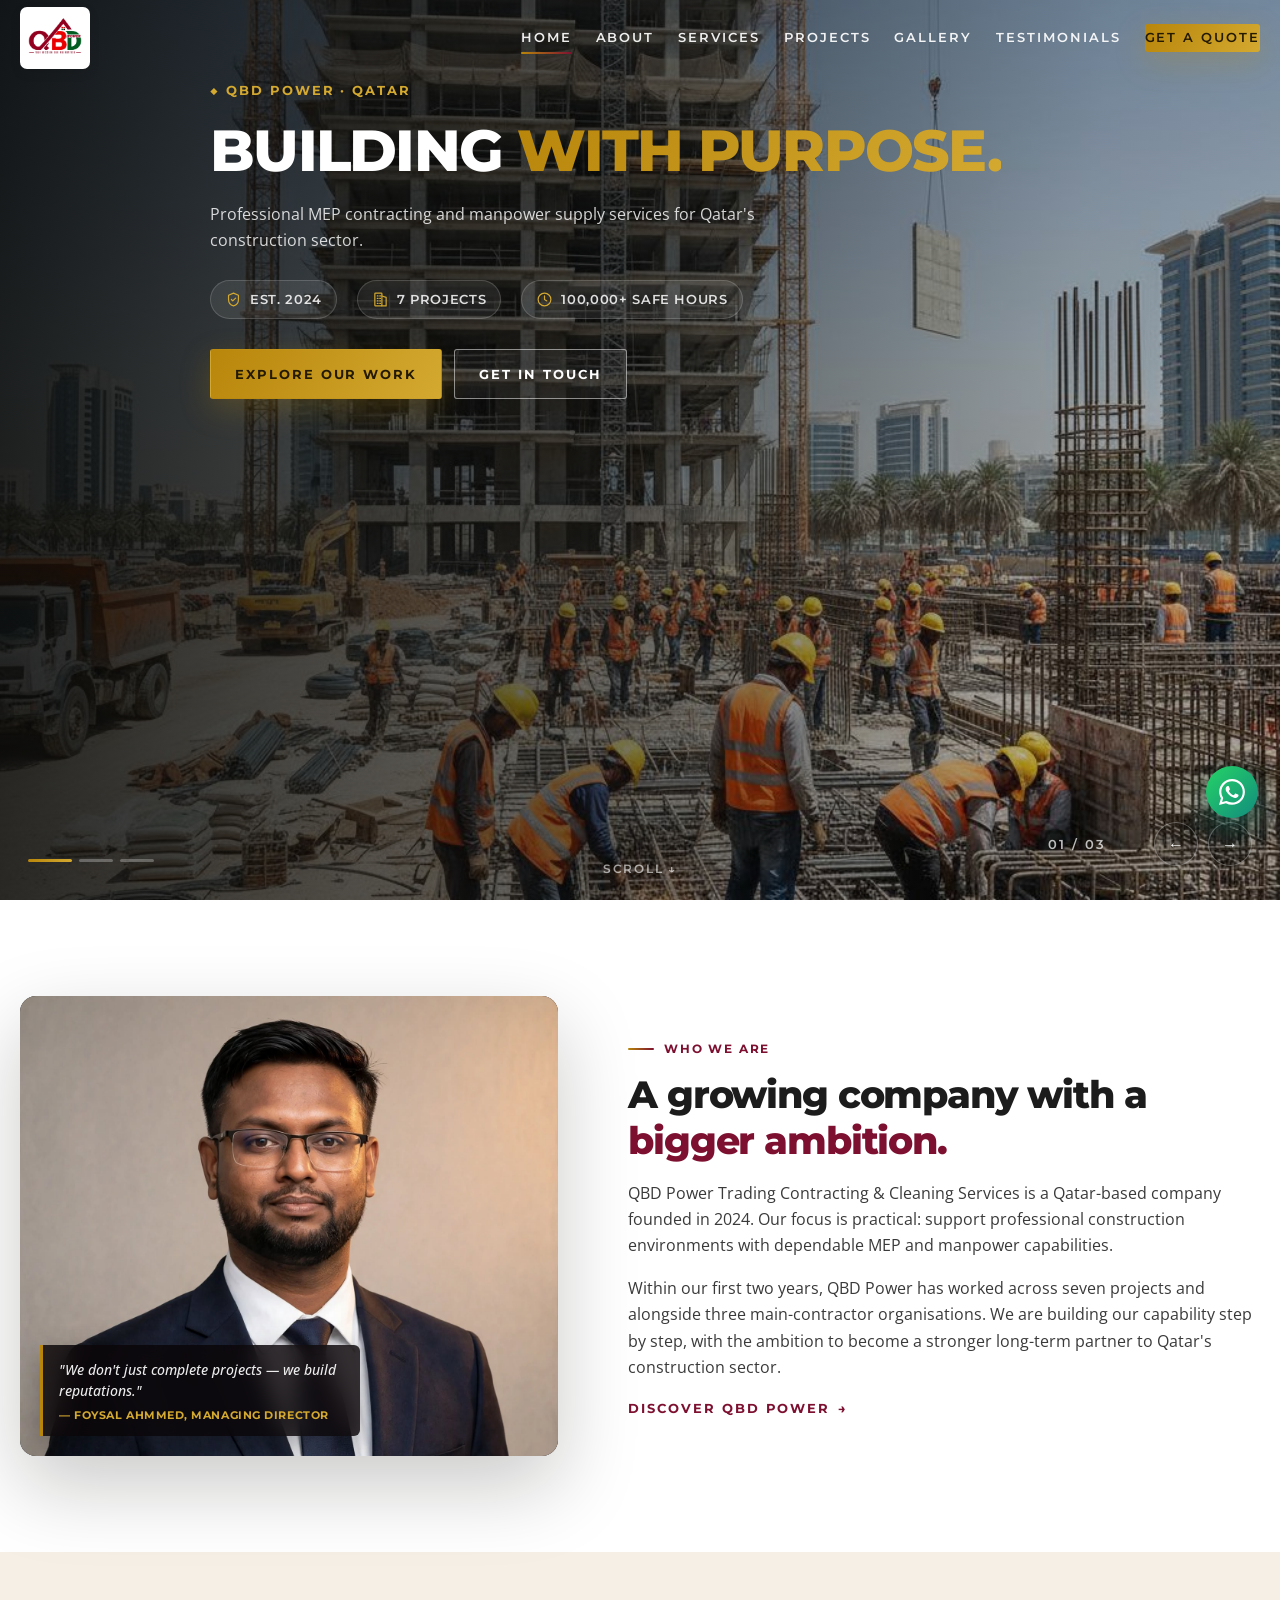
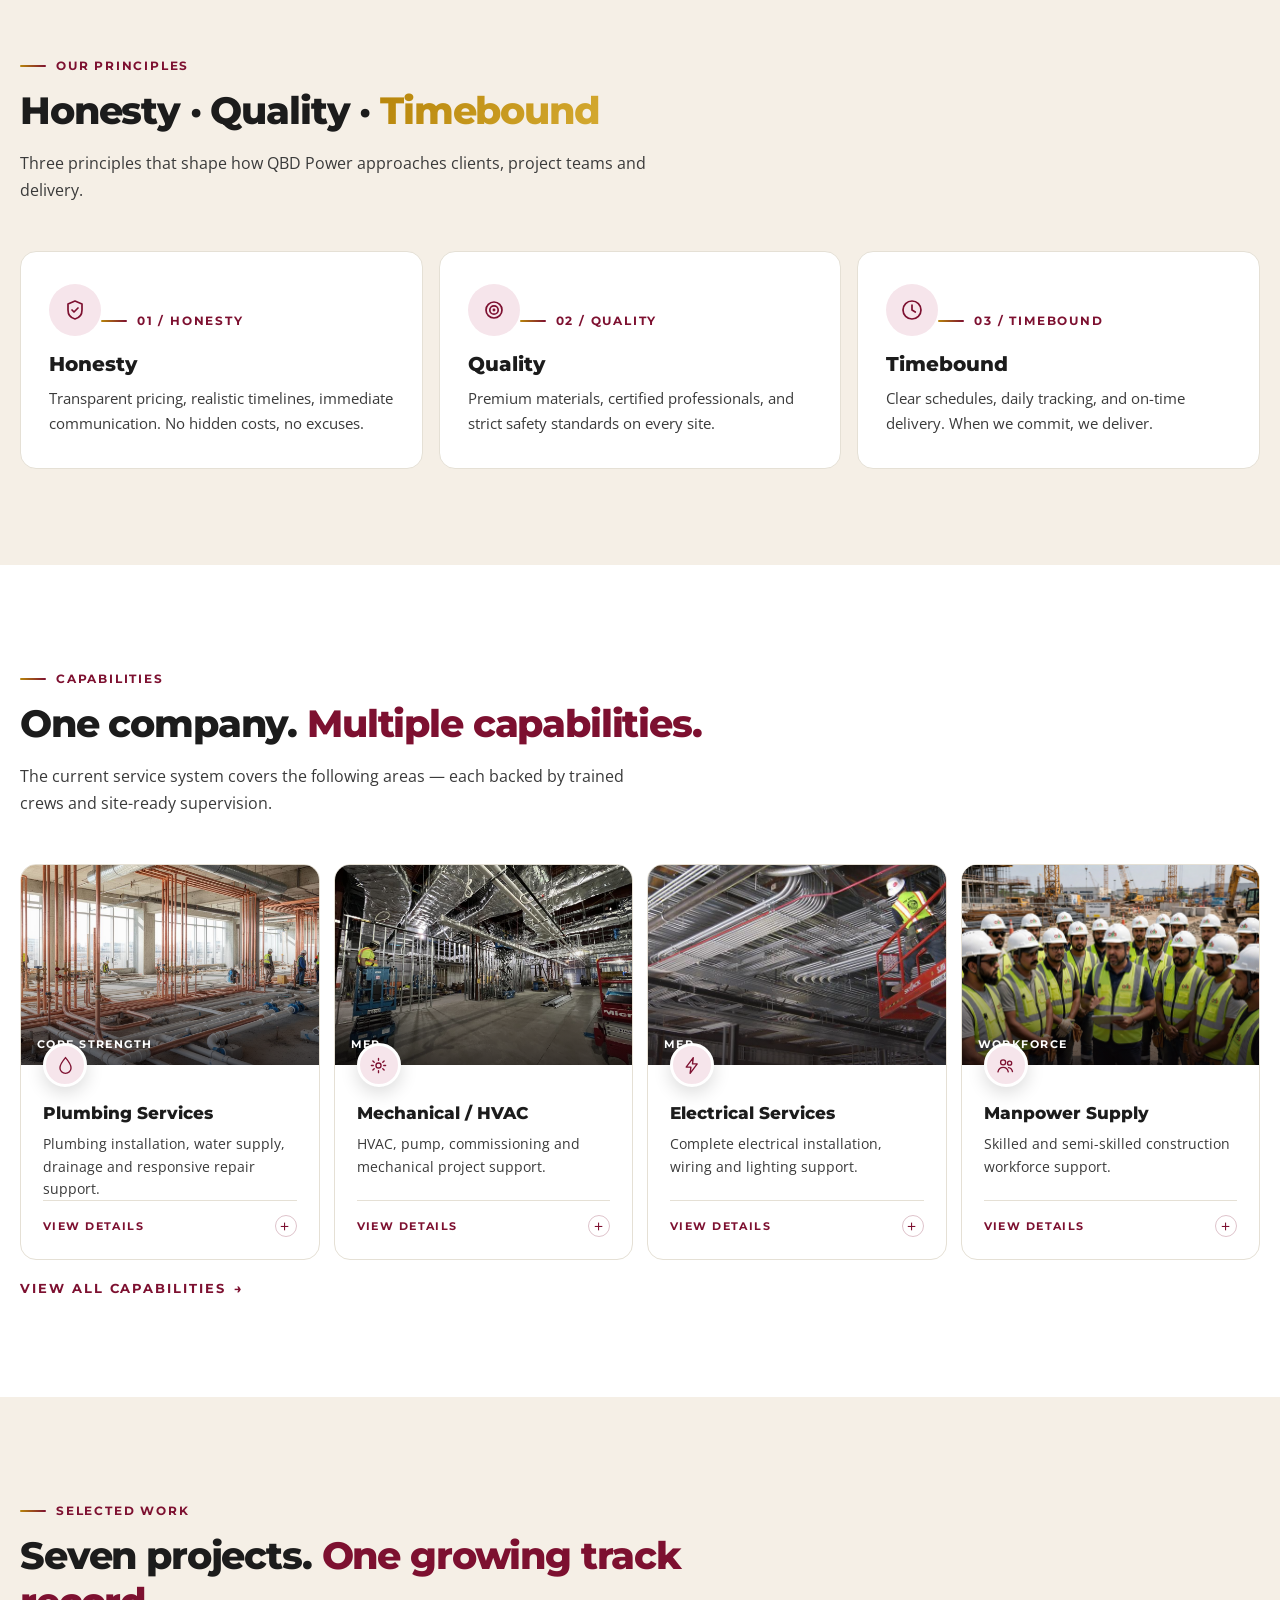
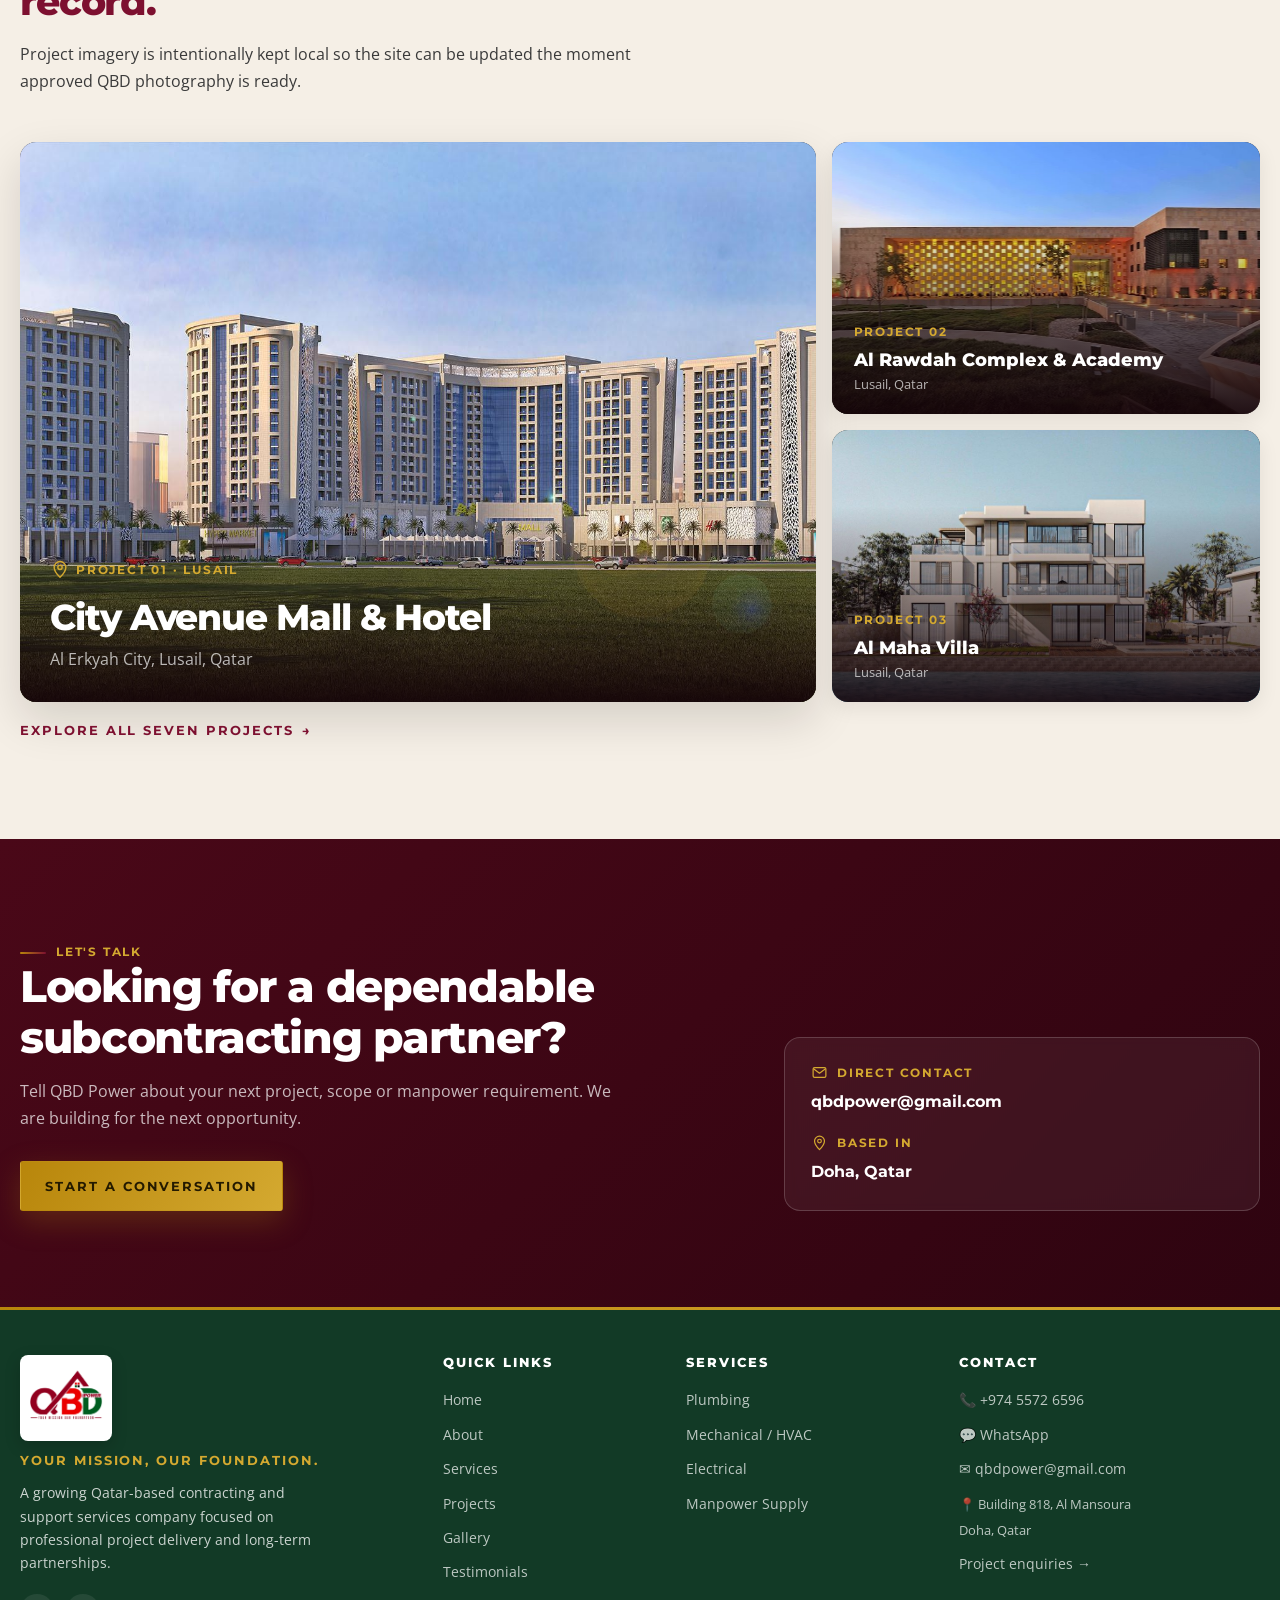
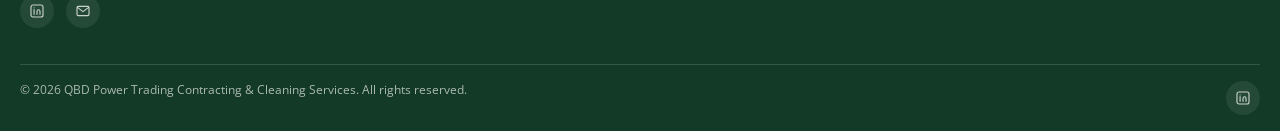
<file: index.html>
<!doctype html>
<html lang="en">
<head>
<meta charset="utf-8">
<meta name="viewport" content="width=device-width, initial-scale=1">
<title>QBD Power | Qatar Contracting &amp; Project Support</title>
<meta name="description" content="QBD Power is a growing Qatar-based contracting and support services company focused on professional MEP project delivery and manpower supply across Qatar.">
<meta name="theme-color" content="#8A1538">
<link rel="icon" href="assets/img/favicon.svg" type="image/svg+xml">
<link rel="stylesheet" href="css/style.css">
</head>
<body>
<header class="site-header">
  <div class="container header-inner">
    <a class="brand" href="index.html" aria-label="QBD Power home">
      <img src="assets/img/logo.png" alt="QBD Power" onerror="this.onerror=null;this.src='assets/img/logo-placeholder.svg'">
    </a>
    <nav class="nav" aria-label="Primary navigation">
      <a href="index.html" aria-current="page">Home</a>
      <a href="pages/about.html">About</a>
      <a href="pages/services.html">Services</a>
      <a href="pages/projects.html">Projects</a>
      <a href="pages/gallery.html">Gallery</a>
      <a href="pages/testimonials.html">Testimonials</a>
      <a class="nav-cta" href="pages/contact.html">Get a Quote</a>
    </nav>
    <button class="menu-btn" aria-label="Open navigation" aria-controls="mobilePanel" aria-expanded="false">☰</button>
  </div>
</header>
<div class="mobile-panel" id="mobilePanel">
  <button class="mobile-close" aria-label="Close navigation">×</button>
  <a href="index.html">Home</a>
  <a href="pages/about.html">About</a>
  <a href="pages/services.html">Services</a>
  <a href="pages/projects.html">Projects</a>
  <a href="pages/gallery.html">Gallery</a>
  <a href="pages/testimonials.html">Testimonials</a>
  <a class="btn btn--gold" href="pages/contact.html">Get a Quote</a>
</div>
<main>

<!-- ========== HERO ========== -->
<section class="hero" aria-label="QBD Power introduction">

<div class="hero-slide is-active">
  <div class="hero-media">
    <img class="hero-media__img" src="assets/img/hero/hero-01.jpg" alt="" onerror="this.onerror=null;this.src='assets/img/hero/hero-01.svg'">
    <video class="hero-media__video" autoplay muted loop playsinline poster="assets/img/hero/hero-01.jpg">
      <source src="assets/img/hero/qbd-construction-hero.mp4" type="video/mp4">
    </video>
  </div>
  <div class="hero-slide__overlay"></div>
  <div class="container hero-content">
    <div class="hero-kicker">◆ QBD POWER · QATAR</div>
    <h1>BUILDING <span>WITH PURPOSE.</span></h1>
    <p>Professional MEP contracting and manpower supply services for Qatar's construction sector.</p>
    <div class="hero-meta">
      <span><svg viewBox="0 0 24 24" fill="none" stroke="currentColor" stroke-width="1.7" stroke-linecap="round" stroke-linejoin="round"><path d="M12 3l7 3v6c0 5-3 8-7 9-4-1-7-4-7-9V6l7-3Z"/><path d="m9 12 2 2 4-4"/></svg> Est. 2024</span>
      <span><svg viewBox="0 0 24 24" fill="none" stroke="currentColor" stroke-width="1.7" stroke-linecap="round" stroke-linejoin="round"><rect x="4" y="3" width="10" height="18" rx="1"/><path d="M14 21h6V9l-6-2"/><path d="M7.5 7h1M11 7h1M7.5 10.5h1M11 10.5h1M7.5 14h1M11 14h1M7.5 17.5h1M11 17.5h1"/></svg> 7 Projects</span>
      <span><svg viewBox="0 0 24 24" fill="none" stroke="currentColor" stroke-width="1.7" stroke-linecap="round" stroke-linejoin="round"><circle cx="12" cy="12" r="9"/><path d="M12 7v5l3.3 2"/></svg> 100,000+ Safe Hours</span>
    </div>
    <div class="btn-row">
      <a class="btn btn--gold" href="pages/projects.html">Explore Our Work</a>
      <a class="btn btn--outline" href="pages/contact.html">Get in Touch</a>
    </div>
  </div>
</div>

<div class="hero-slide">
  <div class="hero-media">
    <img class="hero-media__img" src="assets/img/hero/hero-02.jpg" alt="" onerror="this.onerror=null;this.src='assets/img/hero/hero-02.svg'">
  </div>
  <div class="hero-slide__overlay"></div>
  <div class="container hero-content">
    <div class="hero-kicker">◆ EARN IT ON SITE</div>
    <h1>TRUST, BUILT <span>ONE PROJECT AT A TIME.</span></h1>
    <p>Main contractors return to QBD Power because commitments made on day one are the ones kept on handover day.</p>
    <div class="btn-row">
      <a class="btn btn--gold" href="pages/projects.html">Explore Our Work</a>
      <a class="btn btn--outline" href="pages/contact.html">Get in Touch</a>
    </div>
  </div>
</div>

<div class="hero-slide">
  <div class="hero-media">
    <img class="hero-media__img" src="assets/img/hero/hero-03.jpg" alt="" onerror="this.onerror=null;this.src='assets/img/hero/hero-03.svg'">
  </div>
  <div class="hero-slide__overlay"></div>
  <div class="container hero-content">
    <div class="hero-kicker">◆ OUR FOUNDATION</div>
    <h1>YOUR MISSION. <span>OUR FOUNDATION.</span></h1>
    <p>Every scope, every crew, every deadline — measured against one standard: would we trust this with our own name on it?</p>
    <div class="btn-row">
      <a class="btn btn--gold" href="pages/projects.html">Explore Our Work</a>
      <a class="btn btn--outline" href="pages/contact.html">Get in Touch</a>
    </div>
  </div>
</div>

  <div class="hero-progress"><button class="is-active" aria-label="Show slide 1"></button><button aria-label="Show slide 2"></button><button aria-label="Show slide 3"></button></div>
  <div class="hero-controls">
    <span class="hero-counter">01 / 03</span>
    <button class="hero-arrow" data-hero-prev aria-label="Previous slide">←</button>
    <button class="hero-arrow" data-hero-next aria-label="Next slide">→</button>
  </div>
  <div class="scroll-cue">Scroll ↓</div>
</section>



<!-- ========== INTRO / WHO WE ARE ========== -->
<section class="section">
  <div class="container intro-grid">
    <div class="intro-visual reveal">
      <img src="assets/img/general/about-placeholder.jpg" alt="Foysal Ahmmed — Managing Director, QBD Power" onerror="this.onerror=null;this.src='assets/img/general/about-placeholder.svg'">
      <div class="md-quote">
        <blockquote>"We don't just complete projects — we build reputations."</blockquote>
        <cite>— Foysal Ahmmed, Managing Director</cite>
      </div>
    </div>
    <div class="intro-copy reveal">
      <span class="eyebrow">Who We Are</span>
      <h2 class="section-title">A growing company with a <span class="accent">bigger ambition.</span></h2>
      <p>QBD Power Trading Contracting &amp; Cleaning Services is a Qatar-based company founded in 2024. Our focus is practical: support professional construction environments with dependable MEP and manpower capabilities.</p>
      <p>Within our first two years, QBD Power has worked across seven projects and alongside three main-contractor organisations. We are building our capability step by step, with the ambition to become a stronger long-term partner to Qatar's construction sector.</p>
      
      <a class="text-link" href="pages/about.html"><span>Discover QBD Power</span></a>
    </div>
  </div>
</section>



<!-- ========== PRINCIPLES ========== -->
<section class="section section--sand">
  <div class="container">
    <div class="section-head reveal">
      <span class="eyebrow">Our Principles</span>
      <h2 class="section-title">Honesty · Quality · <span class="gold">Timebound</span></h2>
      <p class="section-subtitle">Three principles that shape how QBD Power approaches clients, project teams and delivery.</p>
    </div>
    <div class="values-grid">
      <article class="value reveal"><div class="value-icon"><svg viewBox="0 0 24 24" fill="none" stroke="currentColor" stroke-width="1.7" stroke-linecap="round" stroke-linejoin="round"><path d="M12 3l7 3v6c0 5-3 8-7 9-4-1-7-4-7-9V6l7-3Z"/><path d="m9 12 2 2 4-4"/></svg></div><span class="eyebrow" style="margin-bottom:6px">01 / HONESTY</span><h3>Honesty</h3><p>Transparent pricing, realistic timelines, immediate communication. No hidden costs, no excuses.</p></article>
      <article class="value reveal"><div class="value-icon"><svg viewBox="0 0 24 24" fill="none" stroke="currentColor" stroke-width="1.7" stroke-linecap="round" stroke-linejoin="round"><circle cx="12" cy="12" r="8"/><circle cx="12" cy="12" r="4.2"/><circle cx="12" cy="12" r=".6" fill="currentColor"/></svg></div><span class="eyebrow" style="margin-bottom:6px">02 / QUALITY</span><h3>Quality</h3><p>Premium materials, certified professionals, and strict safety standards on every site.</p></article>
      <article class="value reveal"><div class="value-icon"><svg viewBox="0 0 24 24" fill="none" stroke="currentColor" stroke-width="1.7" stroke-linecap="round" stroke-linejoin="round"><circle cx="12" cy="12" r="9"/><path d="M12 7v5l3.3 2"/></svg></div><span class="eyebrow" style="margin-bottom:6px">03 / TIMEBOUND</span><h3>Timebound</h3><p>Clear schedules, daily tracking, and on-time delivery. When we commit, we deliver.</p></article>
    </div>
  </div>
</section>

<!-- ========== CAPABILITIES (reordered) ========== -->
<section class="section">
  <div class="container">
    <div class="section-head reveal">
      <span class="eyebrow">Capabilities</span>
      <h2 class="section-title">One company. <span class="accent">Multiple capabilities.</span></h2>
      <p class="section-subtitle">The current service system covers the following areas — each backed by trained crews and site-ready supervision.</p>
    </div>

      <div class="cap-grid">

      <!-- 01 · PLUMBING -->
      <article class="cap-card reveal" data-cap-card>
        <div class="cap-card__media">
          <img src="assets/img/services/plumbing/01.jpg" alt="Plumbing installation works" loading="lazy" onerror="this.onerror=null;this.src='assets/img/projects/project-03.jpg'">
          <span class="cap-card__tag">Core Strength</span>
        </div>
        <div class="cap-card__body">
          <div class="cap-card__icon">
            <svg viewBox="0 0 24 24" fill="none" stroke="currentColor" stroke-width="1.7" stroke-linecap="round" stroke-linejoin="round"><path d="M12 2s7 8.2 7 13a7 7 0 1 1-14 0c0-4.8 7-13 7-13Z"/></svg>
          </div>
          <h3>Plumbing Services</h3>
          <p>Plumbing installation, water supply, drainage and responsive repair support.</p>
          <div class="cap-card__details">
            <ul>
              <li>Water Supply</li>
              <li>Drainage</li>
              <li>Fixtures &amp; Fittings</li>
              <li>Leak Detection</li>
              <li>Installation &amp; Testing</li>
            </ul>
          </div>
          <button type="button" class="cap-card__toggle" aria-expanded="false">
            <span class="cap-card__toggle-label">View Details</span>
            <span class="cap-card__toggle-icon" aria-hidden="true">+</span>
          </button>
        </div>
      </article>

      <!-- 02 · MECHANICAL / HVAC -->
      <article class="cap-card reveal" data-cap-card>
        <div class="cap-card__media">
          <img src="assets/img/services/mechanical/01.jpg" alt="HVAC installation works" loading="lazy" onerror="this.onerror=null;this.src='assets/img/hero/l.jpg'">
          <span class="cap-card__tag">MEP</span>
        </div>
        <div class="cap-card__body">
          <div class="cap-card__icon">
            <svg viewBox="0 0 24 24" fill="none" stroke="currentColor" stroke-width="1.7" stroke-linecap="round" stroke-linejoin="round"><circle cx="12" cy="12" r="3.2"/><path d="M12 3v2.4M12 18.6V21M4.9 6.3l1.7 1.7M17.4 16l1.7 1.7M3 12h2.4M18.6 12H21M4.9 17.7l1.7-1.7M17.4 8l1.7-1.7"/></svg>
          </div>
          <h3>Mechanical / HVAC</h3>
          <p>HVAC, pump, commissioning and mechanical project support.</p>
          <div class="cap-card__details">
            <ul>
              <li>HVAC Installation</li>
              <li>Ducting</li>
              <li>Pipe Work</li>
              <li>Equipment Installation</li>
              <li>Chilled Water</li>
              <li>Testing &amp; Commissioning</li>
            </ul>
          </div>
          <button type="button" class="cap-card__toggle" aria-expanded="false">
            <span class="cap-card__toggle-label">View Details</span>
            <span class="cap-card__toggle-icon" aria-hidden="true">+</span>
          </button>
        </div>
      </article>

      <!-- 03 · ELECTRICAL -->
      <article class="cap-card reveal" data-cap-card>
        <div class="cap-card__media">
          <img src="assets/img/services/electrical/01.jpg" alt="Electrical installation works" loading="lazy" onerror="this.onerror=null;this.src='assets/img/hero/hero-01.jpg'">
          <span class="cap-card__tag">MEP</span>
        </div>
        <div class="cap-card__body">
          <div class="cap-card__icon">
            <svg viewBox="0 0 24 24" fill="none" stroke="currentColor" stroke-width="1.7" stroke-linecap="round" stroke-linejoin="round"><path d="M13 2 4 14h6l-1 8 9-12h-6l1-8Z"/></svg>
          </div>
          <h3>Electrical Services</h3>
          <p>Complete electrical installation, wiring and lighting support.</p>
          <div class="cap-card__details">
            <ul>
              <li>Conduit &amp; Wiring</li>
              <li>Lighting Systems</li>
              <li>Power Points</li>
              <li>Distribution Boards</li>
              <li>Testing &amp; Final Connections</li>
            </ul>
          </div>
          <button type="button" class="cap-card__toggle" aria-expanded="false">
            <span class="cap-card__toggle-label">View Details</span>
            <span class="cap-card__toggle-icon" aria-hidden="true">+</span>
          </button>
        </div>
      </article>

      <!-- 04 · MANPOWER -->
      <article class="cap-card reveal" data-cap-card>
        <div class="cap-card__media">
          <img src="assets/img/hero/manpower.png" alt="MEP workforce on site" loading="lazy" onerror="this.onerror=null;this.src='assets/img/hero/hero-01.jpg'">
          <span class="cap-card__tag">Workforce</span>
        </div>
        <div class="cap-card__body">
          <div class="cap-card__icon">
            <svg viewBox="0 0 24 24" fill="none" stroke="currentColor" stroke-width="1.7" stroke-linecap="round" stroke-linejoin="round"><circle cx="9" cy="8" r="3.2"/><path d="M2.5 20c.8-3.6 3.4-5.6 6.5-5.6s5.7 2 6.5 5.6"/><circle cx="17.2" cy="9" r="2.6"/><path d="M15.8 14.6c2.4.2 4.3 2 5 5"/></svg>
          </div>
          <h3>Manpower Supply</h3>
          <p>Skilled and semi-skilled construction workforce support.</p>
          <div class="cap-card__details">
            <ul>
              <li>Plumbers &amp; Electricians</li>
              <li>Technicians</li>
              <li>Helpers</li>
              <li>Short-term Deployment</li>
              <li>Long-term Deployment</li>
            </ul>
          </div>
          <button type="button" class="cap-card__toggle" aria-expanded="false">
            <span class="cap-card__toggle-label">View Details</span>
            <span class="cap-card__toggle-icon" aria-hidden="true">+</span>
          </button>
        </div>
      </article>

    </div>
    <a class="text-link" href="pages/services.html"><span>View all capabilities</span></a>
  </div>
</section>

<!-- ========== SELECTED WORK ========== -->
<section class="section section--sand">
  <div class="container">
    <div class="section-head reveal">
      <span class="eyebrow">Selected Work</span>
      <h2 class="section-title">Seven projects. <span class="accent">One growing track record.</span></h2>
      <p class="section-subtitle">Project imagery is intentionally kept local so the site can be updated the moment approved QBD photography is ready.</p>
    </div>
    <div class="project-feature">
      <article class="project-main reveal">
        <img src="assets/img/projects/project-01.jpg" alt="City Avenue Mall and Hotel" onerror="this.onerror=null;this.src='assets/img/projects/project-01.svg'">
        <div class="project-main__overlay">
          <span class="tag"><svg viewBox="0 0 24 24" fill="none" stroke="currentColor" stroke-width="1.7" stroke-linecap="round" stroke-linejoin="round"><path d="M12 22s7-6.5 7-12a7 7 0 1 0-14 0c0 5.5 7 12 7 12Z"/><circle cx="12" cy="10" r="2.6"/></svg> Project 01 · Lusail</span>
          <h3>City Avenue Mall &amp; Hotel</h3>
          <p>Al Erkyah City, Lusail, Qatar</p>
        </div>
      </article>
      <div class="project-side">
        <article class="project-card reveal">
          <img src="assets/img/projects/project-02.jpg" alt="Al Rawdah Complex &amp; Academy" onerror="this.onerror=null;this.src='assets/img/projects/project-02.svg'">
          <div class="project-card__content"><span class="tag">Project 02</span><h3>Al Rawdah Complex &amp; Academy</h3><p>Lusail, Qatar</p></div>
        </article>
        <article class="project-card reveal">
          <img src="assets/img/projects/project-03.jpg" alt="Al Maha Villa" onerror="this.onerror=null;this.src='assets/img/projects/project-03.svg'">
          <div class="project-card__content"><span class="tag">Project 03</span><h3>Al Maha Villa</h3><p>Lusail, Qatar</p></div>
        </article>
      </div>
    </div>
    <a class="text-link" href="pages/projects.html"><span>Explore all seven projects</span></a>
  </div>
</section>


<!-- ========== CTA ========== -->
<section class="section cta cta--crimson">
  <div class="container cta-grid">
    <div class="reveal">
      <span class="eyebrow">Let's Talk</span>
      <h2>Looking for a dependable subcontracting partner?</h2>
      <p>Tell QBD Power about your next project, scope or manpower requirement. We are building for the next opportunity.</p>
      <div class="btn-row"><a class="btn btn--gold" href="pages/contact.html">Start a Conversation</a></div>
    </div>
    <div class="cta-card reveal">
      <strong><svg viewBox="0 0 24 24" fill="none" stroke="currentColor" stroke-width="1.7" stroke-linecap="round" stroke-linejoin="round"><rect x="3" y="5" width="18" height="14" rx="2"/><path d="m4 7 8 6 8-6"/></svg> Direct contact</strong>
      <a href="mailto:qbdpower@gmail.com">qbdpower@gmail.com</a>
      <strong style="margin-top:20px"><svg viewBox="0 0 24 24" fill="none" stroke="currentColor" stroke-width="1.7" stroke-linecap="round" stroke-linejoin="round"><path d="M12 22s7-6.5 7-12a7 7 0 1 0-14 0c0 5.5 7 12 7 12Z"/><circle cx="12" cy="10" r="2.6"/></svg> Based in</strong>
      <a href="pages/contact.html">Doha, Qatar</a>
    </div>
  </div>
</section>

</main>
<footer class="site-footer">
  <div class="container">
    <div class="footer-grid">
      <div>
        <img class="footer-logo" src="assets/img/logo.png" alt="QBD Power" onerror="this.onerror=null;this.src='assets/img/logo-placeholder.svg'">
        <div class="footer-tagline">Your Mission, Our Foundation.</div>
        <p class="footer-copy">A growing Qatar-based contracting and support services company focused on professional project delivery and long-term partnerships.</p>
        <div class="socials" style="margin-top:20px">
          <a href="https://www.linkedin.com/company/109054218/" target="_blank" rel="noopener" aria-label="LinkedIn"><svg viewBox="0 0 24 24" fill="none" stroke="currentColor" stroke-width="1.7" stroke-linecap="round" stroke-linejoin="round"><rect x="3" y="3" width="18" height="18" rx="3"/><path d="M7.6 10v7M7.6 7.2v.02M12 17v-4.2c0-1.6 1-2.6 2.4-2.6 1.3 0 2.1.9 2.1 2.6V17"/></svg></a>
          <a href="mailto:qbdpower@gmail.com" aria-label="Email"><svg viewBox="0 0 24 24" fill="none" stroke="currentColor" stroke-width="1.7" stroke-linecap="round" stroke-linejoin="round"><rect x="3" y="5" width="18" height="14" rx="2"/><path d="m4 7 8 6 8-6"/></svg></a>
        </div>
      </div>
      <div>
        <h3>Quick Links</h3>
        <ul class="footer-links">
          <li><a href="index.html">Home</a></li>
          <li><a href="pages/about.html">About</a></li>
          <li><a href="pages/services.html">Services</a></li>
          <li><a href="pages/projects.html">Projects</a></li>
          <li><a href="pages/gallery.html">Gallery</a></li>
          <li><a href="pages/testimonials.html">Testimonials</a></li>
        </ul>
      </div>
      <div>
        <h3>Services</h3>
        <ul class="footer-links">
          <li><a href="pages/services.html">Plumbing</a></li>
          <li><a href="pages/services.html">Mechanical / HVAC</a></li>
          <li><a href="pages/services.html">Electrical</a></li>
          <li><a href="pages/services.html">Manpower Supply</a></li>
        </ul>
      </div>
      <div>
        <h3>Contact</h3>
        <ul class="footer-links">
          <li><a href="tel:+97455726596">📞 +974 5572 6596</a></li>
          <li><a href="https://wa.me/97455726596" target="_blank" rel="noopener">💬 WhatsApp</a></li>
          <li><a href="mailto:qbdpower@gmail.com">✉ qbdpower@gmail.com</a></li>
          <li><span style="color:rgba(255,255,255,.72);font-size:.8125rem;line-height:1.5">📍 Building 818, Al Mansoura<br>Doha, Qatar</span></li>
          <li><a href="pages/contact.html">Project enquiries →</a></li>
        </ul>
      </div>
    </div>
    <div class="footer-bottom">
      <span>© 2026 QBD Power Trading Contracting &amp; Cleaning Services. All rights reserved.</span>
      <div class="socials">
        <a href="https://www.linkedin.com/company/109054218/" target="_blank" rel="noopener" aria-label="LinkedIn"><svg viewBox="0 0 24 24" fill="none" stroke="currentColor" stroke-width="1.7" stroke-linecap="round" stroke-linejoin="round"><rect x="3" y="3" width="18" height="18" rx="3"/><path d="M7.6 10v7M7.6 7.2v.02M12 17v-4.2c0-1.6 1-2.6 2.4-2.6 1.3 0 2.1.9 2.1 2.6V17"/></svg></a>
      </div>
    </div>
  </div>
</footer>
<a class="whatsapp-float" href="https://wa.me/97455726596?text=Hello%20QBD%20Power%2C%20I%27d%20like%20to%20enquire%20about%20a%20project." target="_blank" rel="noopener" aria-label="Chat on WhatsApp">
  <svg viewBox="0 0 24 24" fill="currentColor" aria-hidden="true"><path d="M17.47 14.38c-.3-.15-1.75-.86-2.02-.96-.27-.1-.47-.15-.67.15-.2.3-.77.96-.94 1.16-.17.2-.35.22-.65.07-.3-.15-1.25-.46-2.38-1.47-.88-.78-1.48-1.75-1.65-2.05-.17-.3-.02-.46.13-.6.13-.13.3-.35.45-.52.15-.17.2-.3.3-.5.1-.2.05-.37-.03-.52-.07-.15-.65-1.6-.9-2.19-.23-.57-.47-.5-.65-.5h-.55c-.2 0-.5.07-.77.37-.27.3-1.02 1-1.02 2.43s1.05 2.82 1.2 3.02c.15.2 2.06 3.15 5 4.42.7.3 1.24.48 1.67.62.7.22 1.34.2 1.84.12.56-.08 1.75-.72 2-1.42.25-.7.25-1.3.17-1.42-.07-.13-.27-.2-.57-.35Z"/><path d="M20.52 3.48A11.87 11.87 0 0 0 12.04 0C5.5 0 .18 5.32.18 11.86c0 2.09.55 4.13 1.6 5.93L0 24l6.36-1.67a11.85 11.85 0 0 0 5.68 1.45h.01c6.54 0 11.86-5.32 11.86-11.86 0-3.17-1.23-6.15-3.39-8.44ZM12.04 21.79h-.01a9.86 9.86 0 0 1-5.03-1.38l-.36-.21-3.74.98 1-3.65-.24-.37a9.85 9.85 0 0 1-1.51-5.25c0-5.44 4.43-9.87 9.88-9.87 2.64 0 5.12 1.03 6.98 2.9a9.82 9.82 0 0 1 2.89 6.98c0 5.44-4.43 9.87-9.87 9.87Z"/></svg>
</a>
<button class="to-top" aria-label="Back to top"><svg viewBox="0 0 24 24" style="transform:rotate(-90deg)" fill="none" stroke="currentColor" stroke-width="1.7" stroke-linecap="round" stroke-linejoin="round"><path d="M5 12h14M13 6l6 6-6 6"/></svg></button>
<script src="js/script.js"></script>
</body>
</html>
</file>
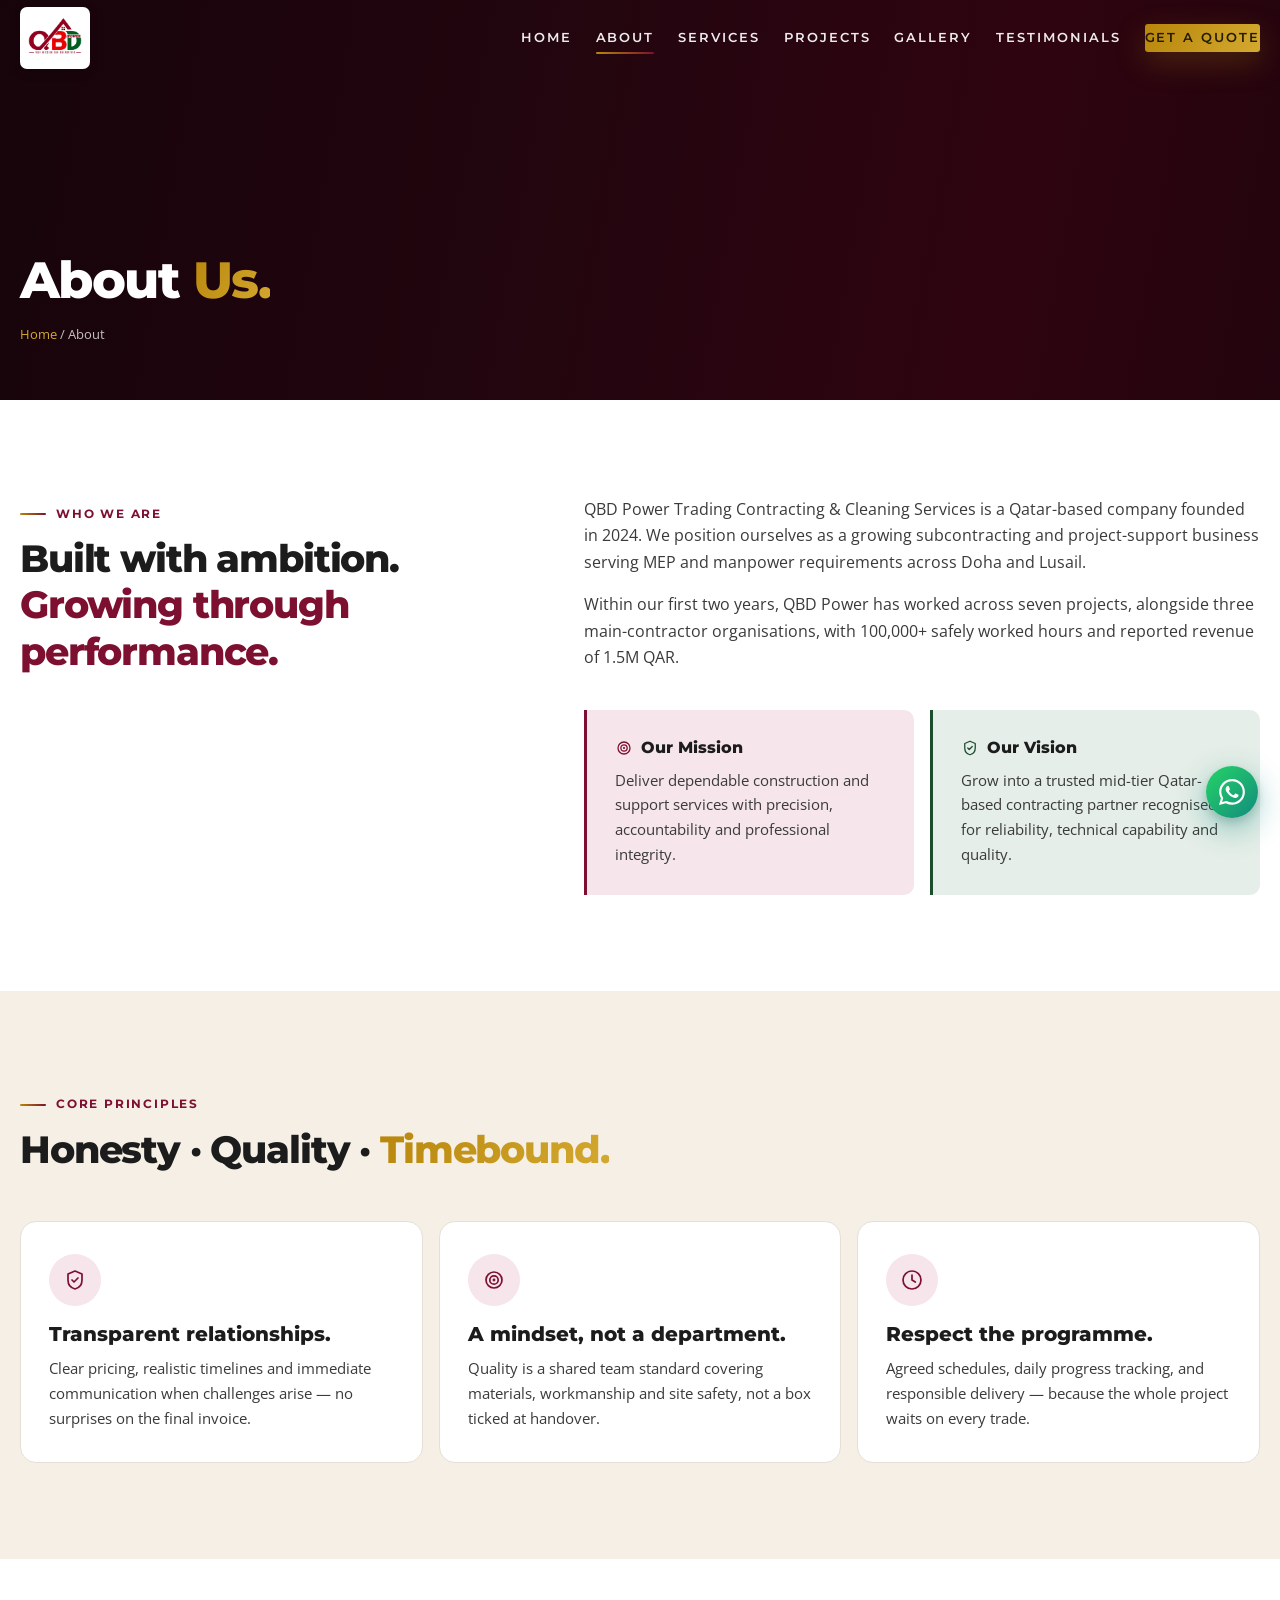
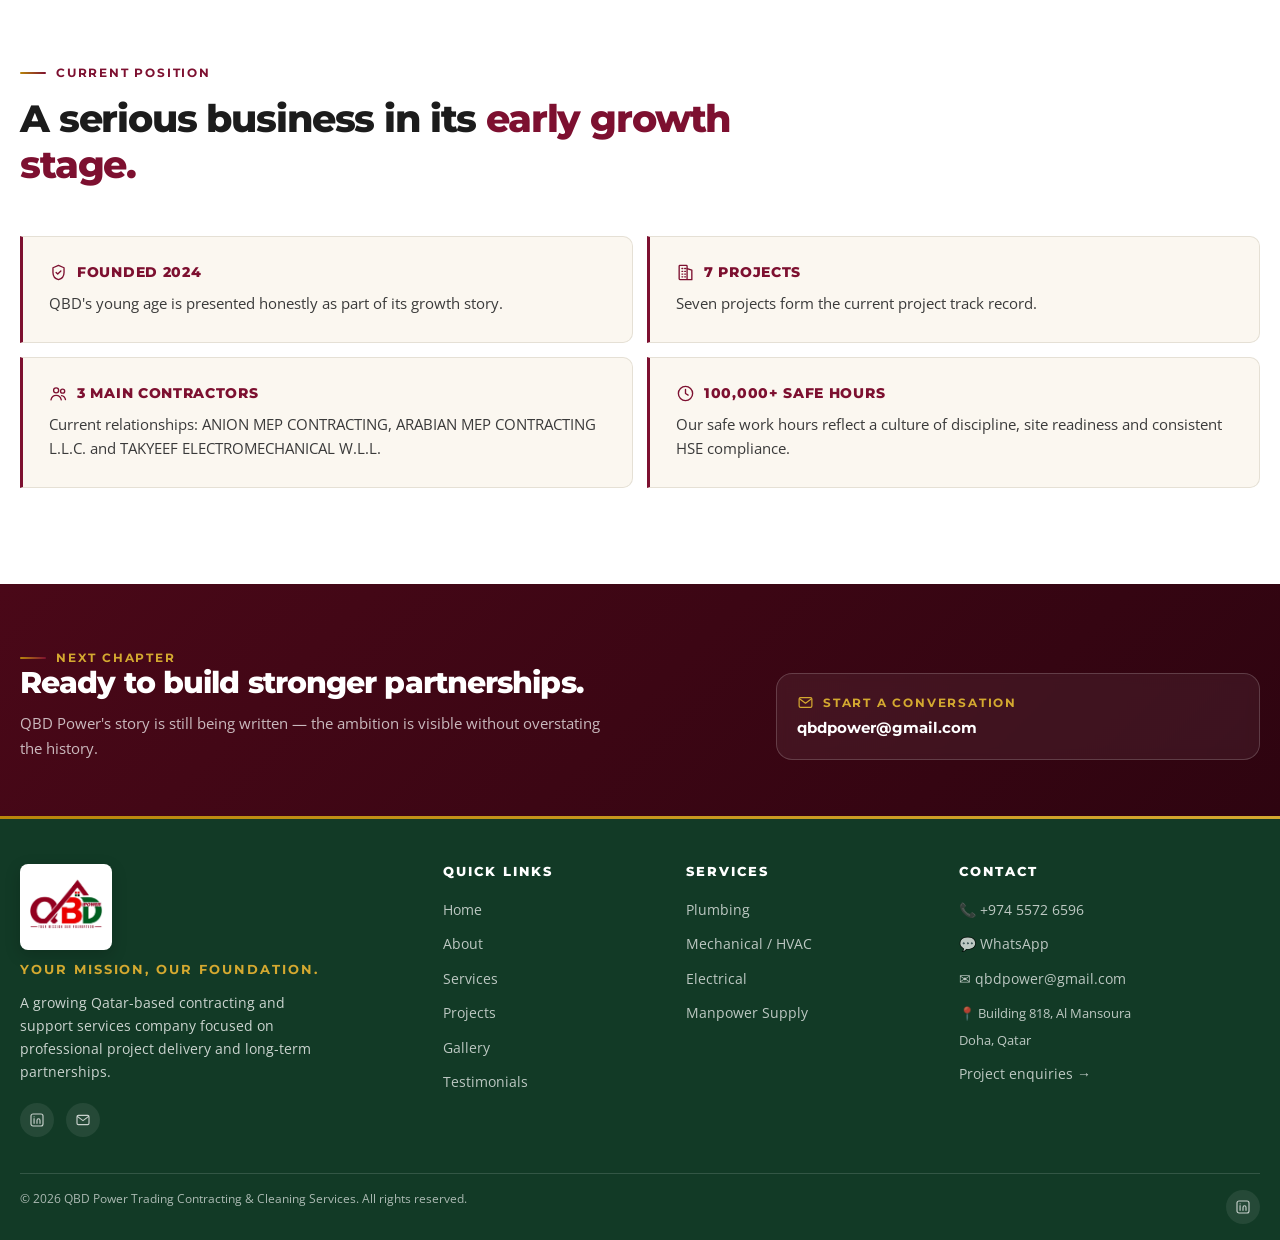
<file: pages/about.html>
<!doctype html>
<html lang="en">
<head>
<meta charset="utf-8">
<meta name="viewport" content="width=device-width, initial-scale=1">
<title>About QBD Power | Qatar Contracting Company</title>
<meta name="description" content="Learn about QBD Power, its mission, vision, core principles and growth as a Qatar-based MEP contracting and manpower support company.">
<meta name="theme-color" content="#8A1538">
<link rel="icon" href="../assets/img/favicon.svg" type="image/svg+xml">
<link rel="stylesheet" href="../css/style.css">
</head>
<body>
<header class="site-header">
  <div class="container header-inner">
    <a class="brand" href="../index.html" aria-label="QBD Power home">
      <img src="../assets/img/logo.png" alt="QBD Power" onerror="this.onerror=null;this.src='../assets/img/logo-placeholder.svg'">
    </a>
    <nav class="nav" aria-label="Primary navigation">
      <a href="../index.html">Home</a>
      <a href="about.html" aria-current="page">About</a>
      <a href="services.html">Services</a>
      <a href="projects.html">Projects</a>
      <a href="gallery.html">Gallery</a>
      <a href="testimonials.html">Testimonials</a>
      <a class="nav-cta" href="contact.html">Get a Quote</a>
    </nav>
    <button class="menu-btn" aria-label="Open navigation" aria-controls="mobilePanel" aria-expanded="false">☰</button>
  </div>
</header>
<div class="mobile-panel" id="mobilePanel">
  <button class="mobile-close" aria-label="Close navigation">×</button>
  <a href="../index.html">Home</a>
  <a href="about.html">About</a>
  <a href="services.html">Services</a>
  <a href="projects.html">Projects</a>
  <a href="gallery.html">Gallery</a>
  <a href="testimonials.html">Testimonials</a>
  <a class="btn btn--gold" href="contact.html">Get a Quote</a>
</div>
<main>

<!-- ========== PAGE HERO ========== -->
<section class="page-hero" style="--hero-bg:url('https://images.unsplash.com/photo-1541888946425-d81bb19240f5?q=80&w=2070&auto=format&fit=crop')"><div class="container"><h1>About <span>Us.</span></h1><p class="breadcrumb"><a href="../index.html">Home</a> / About</p></div></section>

<!-- ========== INTRO ========== -->
<section class="section">
  <div class="container page-intro">
    <div class="section-head reveal"><span class="eyebrow">Who We Are</span><h2 class="section-title">Built with ambition. <span class="accent">Growing through performance.</span></h2></div>
    <div class="reveal">
      <p>QBD Power Trading Contracting &amp; Cleaning Services is a Qatar-based company founded in 2024. We position ourselves as a growing subcontracting and project-support business serving MEP and manpower requirements across Doha and Lusail.</p>
      <p style="margin-top:16px">Within our first two years, QBD Power has worked across seven projects, alongside three main-contractor organisations, with 100,000+ safely worked hours and reported revenue of 1.5M QAR.</p>
      <div class="mission-vision">
        <article class="mv-card"><h3><svg viewBox="0 0 24 24" fill="none" stroke="currentColor" stroke-width="1.7" stroke-linecap="round" stroke-linejoin="round"><circle cx="12" cy="12" r="8"/><circle cx="12" cy="12" r="4.2"/><circle cx="12" cy="12" r=".6" fill="currentColor"/></svg> Our Mission</h3><p>Deliver dependable construction and support services with precision, accountability and professional integrity.</p></article>
        <article class="mv-card"><h3><svg viewBox="0 0 24 24" fill="none" stroke="currentColor" stroke-width="1.7" stroke-linecap="round" stroke-linejoin="round"><path d="M12 3l7 3v6c0 5-3 8-7 9-4-1-7-4-7-9V6l7-3Z"/><path d="m9 12 2 2 4-4"/></svg> Our Vision</h3><p>Grow into a trusted mid-tier Qatar-based contracting partner recognised for reliability, technical capability and quality.</p></article>
      </div>
    </div>
  </div>
</section>

<!-- ========== CORE PRINCIPLES ========== -->
<section class="section section--sand">
  <div class="container">
    <div class="section-head reveal"><span class="eyebrow">Core Principles</span><h2 class="section-title">Honesty · Quality · <span class="gold">Timebound.</span></h2></div>
    <div class="values-grid">
      <article class="value reveal"><div class="value-icon"><svg viewBox="0 0 24 24" fill="none" stroke="currentColor" stroke-width="1.7" stroke-linecap="round" stroke-linejoin="round"><path d="M12 3l7 3v6c0 5-3 8-7 9-4-1-7-4-7-9V6l7-3Z"/><path d="m9 12 2 2 4-4"/></svg></div><h3>Transparent relationships.</h3><p>Clear pricing, realistic timelines and immediate communication when challenges arise — no surprises on the final invoice.</p></article>
      <article class="value reveal"><div class="value-icon"><svg viewBox="0 0 24 24" fill="none" stroke="currentColor" stroke-width="1.7" stroke-linecap="round" stroke-linejoin="round"><circle cx="12" cy="12" r="8"/><circle cx="12" cy="12" r="4.2"/><circle cx="12" cy="12" r=".6" fill="currentColor"/></svg></div><h3>A mindset, not a department.</h3><p>Quality is a shared team standard covering materials, workmanship and site safety, not a box ticked at handover.</p></article>
      <article class="value reveal"><div class="value-icon"><svg viewBox="0 0 24 24" fill="none" stroke="currentColor" stroke-width="1.7" stroke-linecap="round" stroke-linejoin="round"><circle cx="12" cy="12" r="9"/><path d="M12 7v5l3.3 2"/></svg></div><h3>Respect the programme.</h3><p>Agreed schedules, daily progress tracking, and responsible delivery — because the whole project waits on every trade.</p></article>
    </div>
  </div>
</section>

<!-- ========== CURRENT POSITION (now LIGHT) ========== -->
<section class="section section--light">
  <div class="container">
    <div class="section-head reveal"><span class="eyebrow">Current Position</span><h2 class="section-title">A serious business in its <span class="accent">early growth stage.</span></h2></div>
    <div class="why-grid">
      <article class="why-item reveal">
        <strong><svg viewBox="0 0 24 24" fill="none" stroke="currentColor" stroke-width="1.7" stroke-linecap="round" stroke-linejoin="round"><path d="M12 3l7 3v6c0 5-3 8-7 9-4-1-7-4-7-9V6l7-3Z"/><path d="m9 12 2 2 4-4"/></svg> Founded 2024</strong>
        <p>QBD's young age is presented honestly as part of its growth story.</p>
      </article>
      <article class="why-item reveal">
        <strong><svg viewBox="0 0 24 24" fill="none" stroke="currentColor" stroke-width="1.7" stroke-linecap="round" stroke-linejoin="round"><rect x="4" y="3" width="10" height="18" rx="1"/><path d="M14 21h6V9l-6-2"/><path d="M7.5 7h1M11 7h1M7.5 10.5h1M11 10.5h1M7.5 14h1M11 14h1M7.5 17.5h1M11 17.5h1"/></svg> 7 Projects</strong>
        <p>Seven projects form the current project track record.</p>
      </article>
      <article class="why-item reveal">
        <strong><svg viewBox="0 0 24 24" fill="none" stroke="currentColor" stroke-width="1.7" stroke-linecap="round" stroke-linejoin="round"><circle cx="9" cy="8" r="3.2"/><path d="M2.5 20c.8-3.6 3.4-5.6 6.5-5.6s5.7 2 6.5 5.6"/><circle cx="17.2" cy="9" r="2.6"/><path d="M15.8 14.6c2.4.2 4.3 2 5 5"/></svg> 3 Main Contractors</strong>
        <p>Current relationships: ANION MEP CONTRACTING, ARABIAN MEP CONTRACTING L.L.C. and TAKYEEF ELECTROMECHANICAL W.L.L.</p>
      </article>
      <article class="why-item reveal">
        <strong><svg viewBox="0 0 24 24" fill="none" stroke="currentColor" stroke-width="1.7" stroke-linecap="round" stroke-linejoin="round"><circle cx="12" cy="12" r="9"/><path d="M12 7v5l3.3 2"/></svg> 100,000+ Safe Hours</strong>
        <p>Our safe work hours reflect a culture of discipline, site readiness and consistent HSE compliance.</p>
      </article>
    </div>
  </div>
</section>

<!-- ========== CTA (COMPACT) ========== -->
<section class="section cta cta--crimson cta--compact">
  <div class="container cta-grid">
    <div class="reveal">
      <span class="eyebrow">Next Chapter</span>
      <h2>Ready to build stronger partnerships.</h2>
      <p>QBD Power's story is still being written — the ambition is visible without overstating the history.</p>
    </div>
    <div class="cta-card reveal">
      <strong><svg viewBox="0 0 24 24" fill="none" stroke="currentColor" stroke-width="1.7" stroke-linecap="round" stroke-linejoin="round"><rect x="3" y="5" width="18" height="14" rx="2"/><path d="m4 7 8 6 8-6"/></svg> Start a conversation</strong>
      <a href="mailto:qbdpower@gmail.com">qbdpower@gmail.com</a>
    </div>
  </div>
</section>

</main>
<footer class="site-footer">
  <div class="container">
    <div class="footer-grid">
      <div>
        <img class="footer-logo" src="../assets/img/logo.png" alt="QBD Power" onerror="this.onerror=null;this.src='../assets/img/logo-placeholder.svg'">
        <div class="footer-tagline">Your Mission, Our Foundation.</div>
        <p class="footer-copy">A growing Qatar-based contracting and support services company focused on professional project delivery and long-term partnerships.</p>
        <div class="socials" style="margin-top:20px">
          <a href="https://www.linkedin.com/company/109054218/" target="_blank" rel="noopener" aria-label="LinkedIn"><svg viewBox="0 0 24 24" fill="none" stroke="currentColor" stroke-width="1.7" stroke-linecap="round" stroke-linejoin="round"><rect x="3" y="3" width="18" height="18" rx="3"/><path d="M7.6 10v7M7.6 7.2v.02M12 17v-4.2c0-1.6 1-2.6 2.4-2.6 1.3 0 2.1.9 2.1 2.6V17"/></svg></a>
          <a href="mailto:qbdpower@gmail.com" aria-label="Email"><svg viewBox="0 0 24 24" fill="none" stroke="currentColor" stroke-width="1.7" stroke-linecap="round" stroke-linejoin="round"><rect x="3" y="5" width="18" height="14" rx="2"/><path d="m4 7 8 6 8-6"/></svg></a>
        </div>
      </div>
      <div>
        <h3>Quick Links</h3>
        <ul class="footer-links">
          <li><a href="../index.html">Home</a></li>
          <li><a href="about.html">About</a></li>
          <li><a href="services.html">Services</a></li>
          <li><a href="projects.html">Projects</a></li>
          <li><a href="gallery.html">Gallery</a></li>
          <li><a href="testimonials.html">Testimonials</a></li>
        </ul>
      </div>
      <div>
        <h3>Services</h3>
        <ul class="footer-links">
          <li><a href="services.html">Plumbing</a></li>
          <li><a href="services.html">Mechanical / HVAC</a></li>
          <li><a href="services.html">Electrical</a></li>
          <li><a href="services.html">Manpower Supply</a></li>
        </ul>
      </div>
      <div>
        <h3>Contact</h3>
        <ul class="footer-links">
          <li><a href="tel:+97455726596">📞 +974 5572 6596</a></li>
          <li><a href="https://wa.me/97455726596" target="_blank" rel="noopener">💬 WhatsApp</a></li>
          <li><a href="mailto:qbdpower@gmail.com">✉ qbdpower@gmail.com</a></li>
          <li><span style="color:rgba(255,255,255,.72);font-size:.8125rem;line-height:1.5">📍 Building 818, Al Mansoura<br>Doha, Qatar</span></li>
          <li><a href="contact.html">Project enquiries →</a></li>
        </ul>
      </div>
    </div>
    <div class="footer-bottom">
      <span>© 2026 QBD Power Trading Contracting &amp; Cleaning Services. All rights reserved.</span>
      <div class="socials">
        <a href="https://www.linkedin.com/company/109054218/" target="_blank" rel="noopener" aria-label="LinkedIn"><svg viewBox="0 0 24 24" fill="none" stroke="currentColor" stroke-width="1.7" stroke-linecap="round" stroke-linejoin="round"><rect x="3" y="3" width="18" height="18" rx="3"/><path d="M7.6 10v7M7.6 7.2v.02M12 17v-4.2c0-1.6 1-2.6 2.4-2.6 1.3 0 2.1.9 2.1 2.6V17"/></svg></a>
      </div>
    </div>
  </div>
</footer>
<a class="whatsapp-float" href="https://wa.me/97455726596?text=Hello%20QBD%20Power%2C%20I%27d%20like%20to%20enquire%20about%20a%20project." target="_blank" rel="noopener" aria-label="Chat on WhatsApp">
  <svg viewBox="0 0 24 24" fill="currentColor" aria-hidden="true"><path d="M17.47 14.38c-.3-.15-1.75-.86-2.02-.96-.27-.1-.47-.15-.67.15-.2.3-.77.96-.94 1.16-.17.2-.35.22-.65.07-.3-.15-1.25-.46-2.38-1.47-.88-.78-1.48-1.75-1.65-2.05-.17-.3-.02-.46.13-.6.13-.13.3-.35.45-.52.15-.17.2-.3.3-.5.1-.2.05-.37-.03-.52-.07-.15-.65-1.6-.9-2.19-.23-.57-.47-.5-.65-.5h-.55c-.2 0-.5.07-.77.37-.27.3-1.02 1-1.02 2.43s1.05 2.82 1.2 3.02c.15.2 2.06 3.15 5 4.42.7.3 1.24.48 1.67.62.7.22 1.34.2 1.84.12.56-.08 1.75-.72 2-1.42.25-.7.25-1.3.17-1.42-.07-.13-.27-.2-.57-.35Z"/><path d="M20.52 3.48A11.87 11.87 0 0 0 12.04 0C5.5 0 .18 5.32.18 11.86c0 2.09.55 4.13 1.6 5.93L0 24l6.36-1.67a11.85 11.85 0 0 0 5.68 1.45h.01c6.54 0 11.86-5.32 11.86-11.86 0-3.17-1.23-6.15-3.39-8.44ZM12.04 21.79h-.01a9.86 9.86 0 0 1-5.03-1.38l-.36-.21-3.74.98 1-3.65-.24-.37a9.85 9.85 0 0 1-1.51-5.25c0-5.44 4.43-9.87 9.88-9.87 2.64 0 5.12 1.03 6.98 2.9a9.82 9.82 0 0 1 2.89 6.98c0 5.44-4.43 9.87-9.87 9.87Z"/></svg>
</a>
<button class="to-top" aria-label="Back to top"><svg viewBox="0 0 24 24" style="transform:rotate(-90deg)" fill="none" stroke="currentColor" stroke-width="1.7" stroke-linecap="round" stroke-linejoin="round"><path d="M5 12h14M13 6l6 6-6 6"/></svg></button>
<script src="../js/script.js"></script>
</body>
</html>
</file>
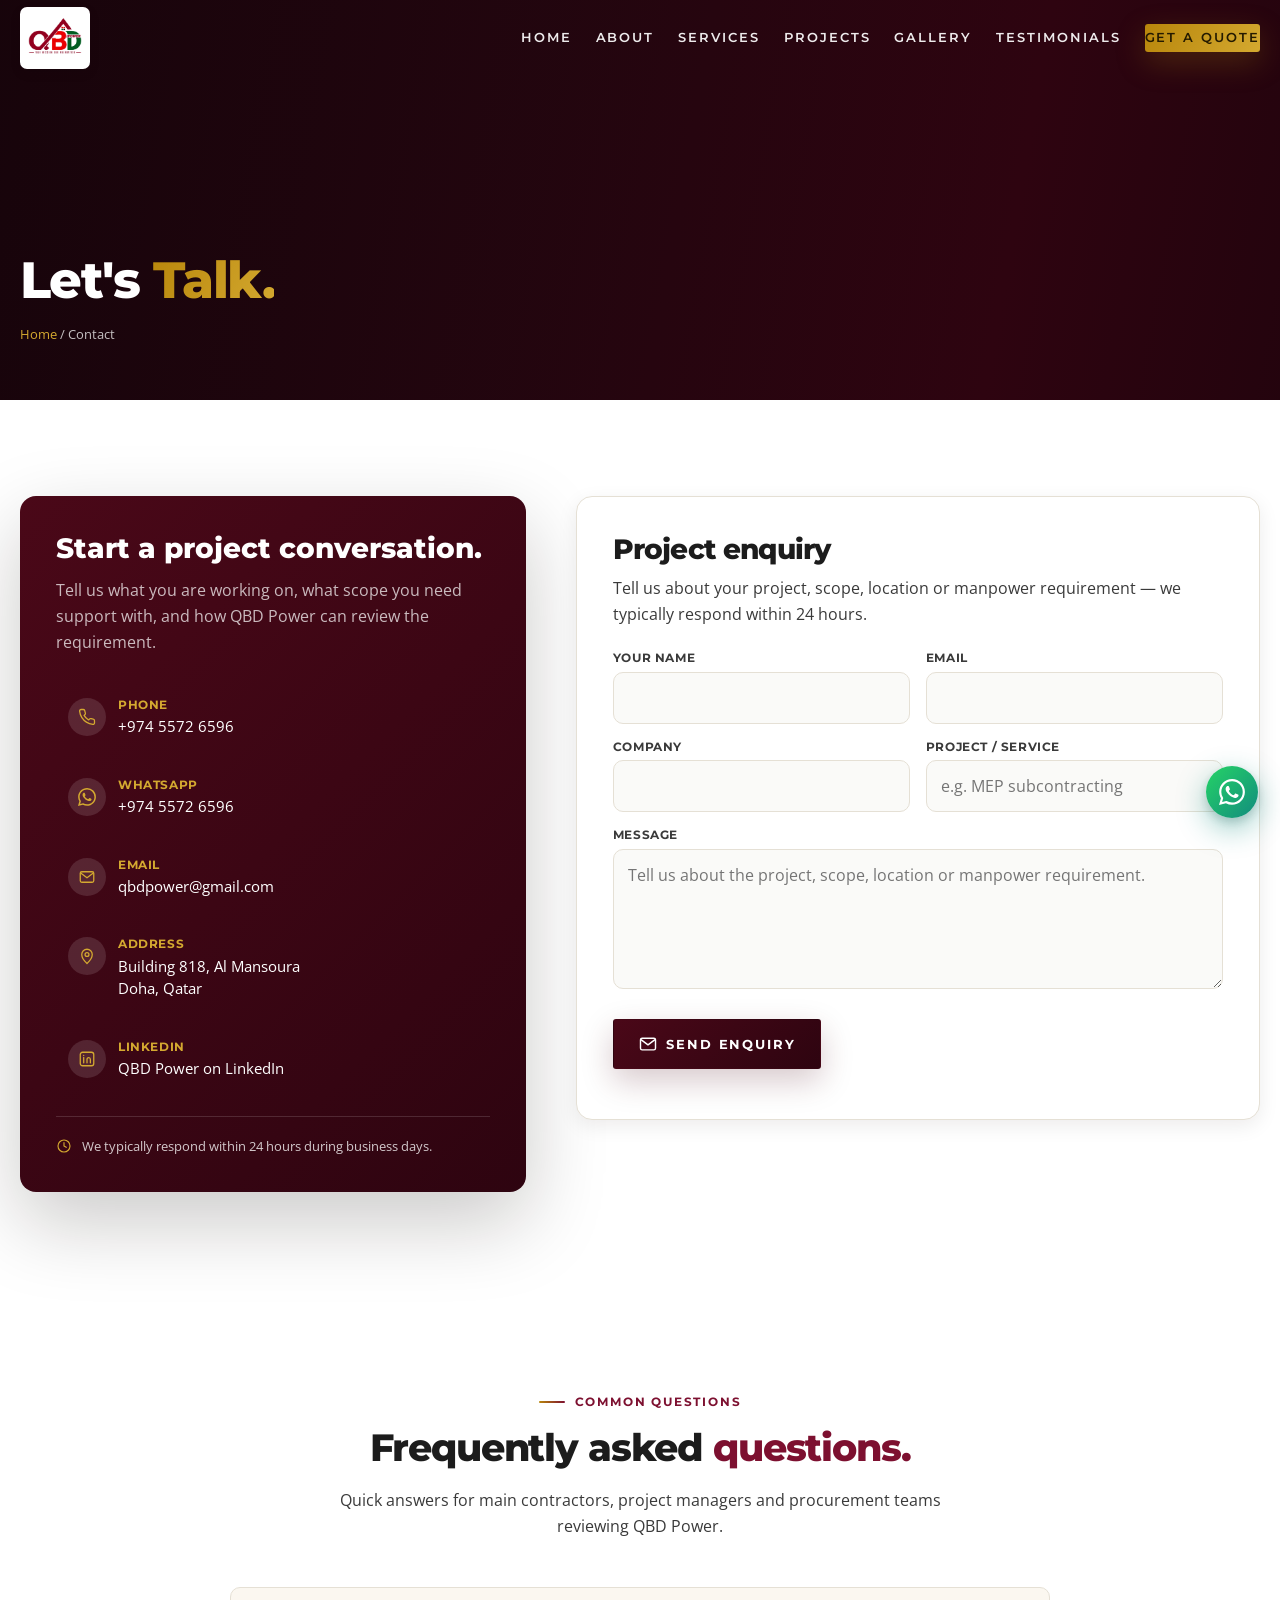
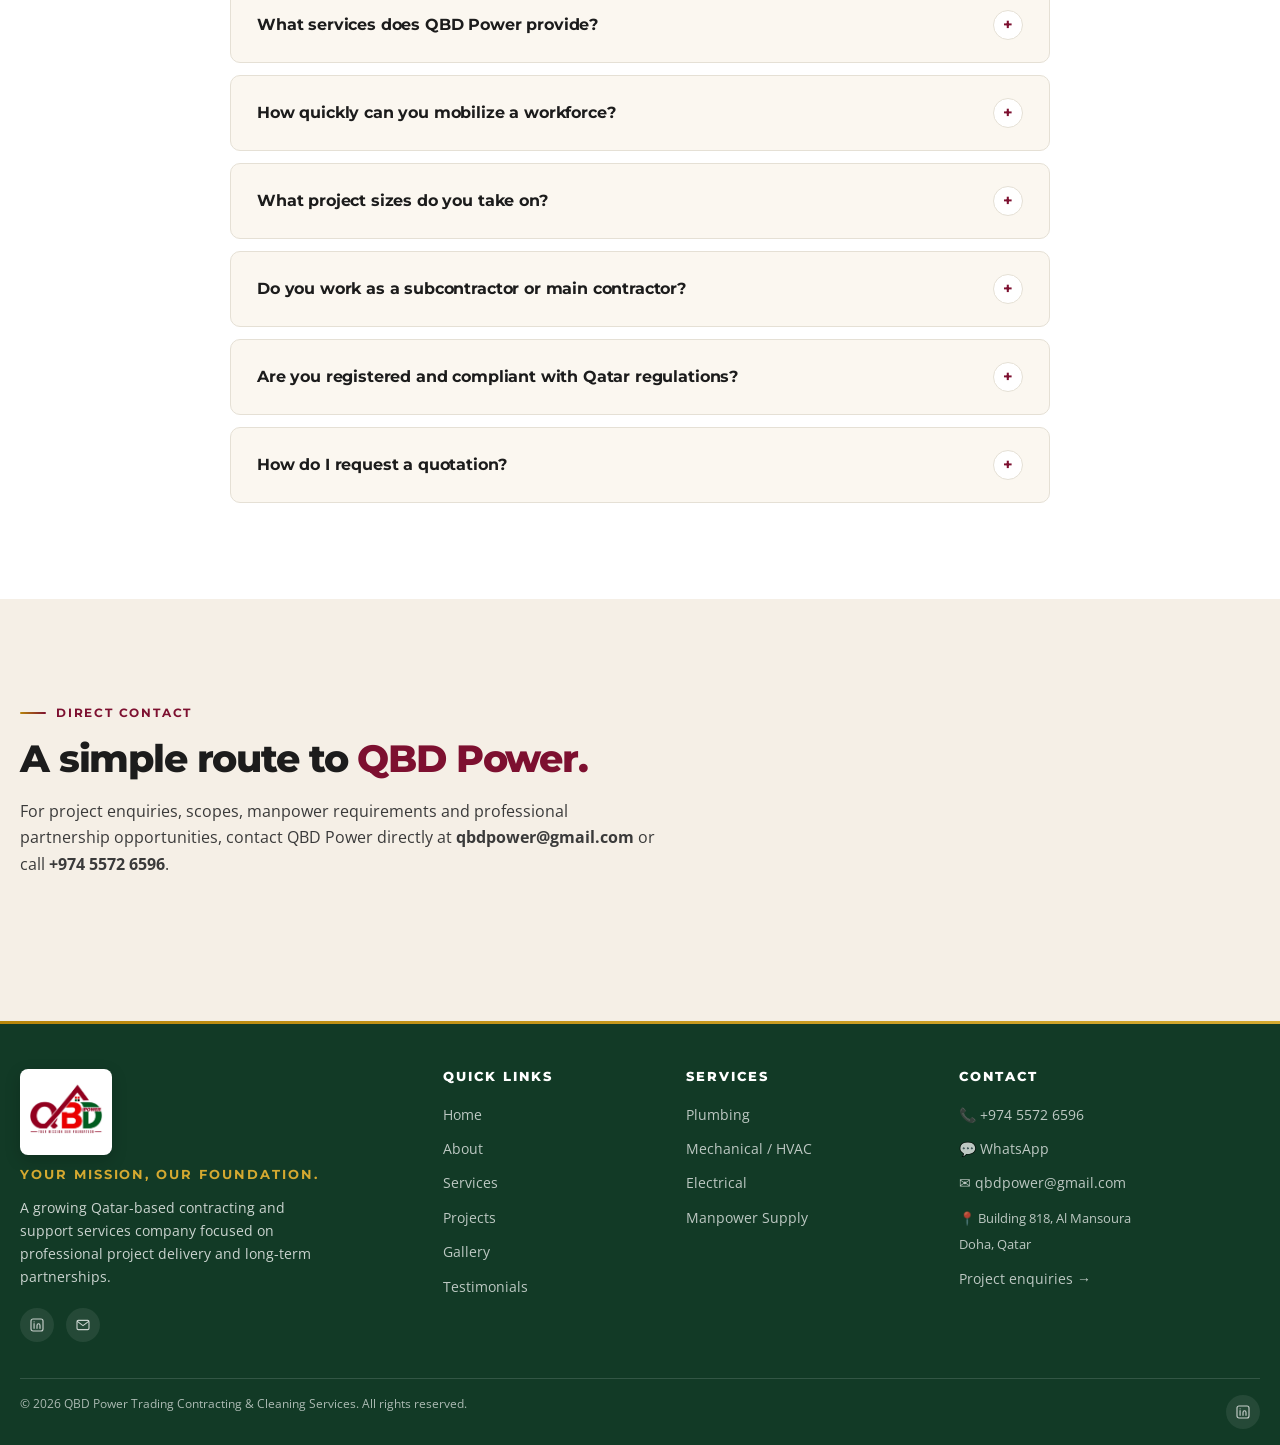
<file: pages/contact.html>
<!doctype html>
<html lang="en">
<head>
<meta charset="utf-8">
<meta name="viewport" content="width=device-width, initial-scale=1">
<title>Contact QBD Power | Project Enquiries</title>
<meta name="description" content="Contact QBD Power in Doha, Qatar for project enquiries, MEP contracting support, manpower supply and service requirements.">
<meta name="theme-color" content="#8A1538">
<link rel="icon" href="../assets/img/favicon.svg" type="image/svg+xml">
<link rel="stylesheet" href="../css/style.css">
</head>
<body>
<header class="site-header">
  <div class="container header-inner">
    <a class="brand" href="../index.html" aria-label="QBD Power home">
      <img src="../assets/img/logo.png" alt="QBD Power" onerror="this.onerror=null;this.src='../assets/img/logo-placeholder.svg'">
    </a>
    <nav class="nav" aria-label="Primary navigation">
      <a href="../index.html">Home</a>
      <a href="about.html">About</a>
      <a href="services.html">Services</a>
      <a href="projects.html">Projects</a>
      <a href="gallery.html">Gallery</a>
      <a href="testimonials.html">Testimonials</a>
      <a class="nav-cta" href="contact.html" aria-current="page">Get a Quote</a>
    </nav>
    <button class="menu-btn" aria-label="Open navigation" aria-controls="mobilePanel" aria-expanded="false">☰</button>
  </div>
</header>
<div class="mobile-panel" id="mobilePanel">
  <button class="mobile-close" aria-label="Close navigation">×</button>
  <a href="../index.html">Home</a>
  <a href="about.html">About</a>
  <a href="services.html">Services</a>
  <a href="projects.html">Projects</a>
  <a href="gallery.html">Gallery</a>
  <a href="testimonials.html">Testimonials</a>
  <a class="btn btn--gold" href="contact.html">Get a Quote</a>
</div>
<main>

<!-- ========== PAGE HERO ========== -->
<section class="page-hero" style="--hero-bg:url('https://images.unsplash.com/photo-1541976590-713941681591?q=80&w=2070&auto=format&fit=crop')"><div class="container"><h1>Let's <span>Talk.</span></h1><p class="breadcrumb"><a href="../index.html">Home</a> / Contact</p></div></section>

<!-- ========== CONTACT GRID ========== -->
<section class="section"><div class="container contact-grid">

  <!-- LEFT: CONTACT PANEL -->
  <aside class="contact-panel reveal">
    <h2>Start a project conversation.</h2>
    <p>Tell us what you are working on, what scope you need support with, and how QBD Power can review the requirement.</p>
    <div class="contact-details">
      <div class="contact-detail">
        <div class="ci"><svg viewBox="0 0 24 24" fill="none" stroke="currentColor" stroke-width="1.7" stroke-linecap="round" stroke-linejoin="round"><path d="M22 16.92v3a2 2 0 0 1-2.18 2 19.79 19.79 0 0 1-8.63-3.07 19.5 19.5 0 0 1-6-6 19.79 19.79 0 0 1-3.07-8.67A2 2 0 0 1 4.11 2h3a2 2 0 0 1 2 1.72 12.84 12.84 0 0 0 .7 2.81 2 2 0 0 1-.45 2.11L8.09 9.91a16 16 0 0 0 6 6l1.27-1.27a2 2 0 0 1 2.11-.45 12.84 12.84 0 0 0 2.81.7A2 2 0 0 1 22 16.92Z"/></svg></div>
        <div><small>Phone</small><a href="tel:+97455726596">+974 5572 6596</a></div>
      </div>
      <div class="contact-detail">
        <div class="ci"><svg viewBox="0 0 24 24" fill="currentColor"><path d="M17.47 14.38c-.3-.15-1.75-.86-2.02-.96-.27-.1-.47-.15-.67.15-.2.3-.77.96-.94 1.16-.17.2-.35.22-.65.07-.3-.15-1.25-.46-2.38-1.47-.88-.78-1.48-1.75-1.65-2.05-.17-.3-.02-.46.13-.6.13-.13.3-.35.45-.52.15-.17.2-.3.3-.5.1-.2.05-.37-.03-.52-.07-.15-.65-1.6-.9-2.19-.23-.57-.47-.5-.65-.5h-.55c-.2 0-.5.07-.77.37-.27.3-1.02 1-1.02 2.43s1.05 2.82 1.2 3.02c.15.2 2.06 3.15 5 4.42.7.3 1.24.48 1.67.62.7.22 1.34.2 1.84.12.56-.08 1.75-.72 2-1.42.25-.7.25-1.3.17-1.42-.07-.13-.27-.2-.57-.35Z"/><path d="M20.52 3.48A11.87 11.87 0 0 0 12.04 0C5.5 0 .18 5.32.18 11.86c0 2.09.55 4.13 1.6 5.93L0 24l6.36-1.67a11.85 11.85 0 0 0 5.68 1.45h.01c6.54 0 11.86-5.32 11.86-11.86 0-3.17-1.23-6.15-3.39-8.44ZM12.04 21.79h-.01a9.86 9.86 0 0 1-5.03-1.38l-.36-.21-3.74.98 1-3.65-.24-.37a9.85 9.85 0 0 1-1.51-5.25c0-5.44 4.43-9.87 9.88-9.87 2.64 0 5.12 1.03 6.98 2.9a9.82 9.82 0 0 1 2.89 6.98c0 5.44-4.43 9.87-9.87 9.87Z"/></svg></div>
        <div><small>WhatsApp</small><a href="https://wa.me/97455726596" target="_blank" rel="noopener">+974 5572 6596</a></div>
      </div>
      <div class="contact-detail">
        <div class="ci"><svg viewBox="0 0 24 24" fill="none" stroke="currentColor" stroke-width="1.7" stroke-linecap="round" stroke-linejoin="round"><rect x="3" y="5" width="18" height="14" rx="2"/><path d="m4 7 8 6 8-6"/></svg></div>
        <div><small>Email</small><a href="mailto:qbdpower@gmail.com">qbdpower@gmail.com</a></div>
      </div>
      <div class="contact-detail">
        <div class="ci"><svg viewBox="0 0 24 24" fill="none" stroke="currentColor" stroke-width="1.7" stroke-linecap="round" stroke-linejoin="round"><path d="M12 22s7-6.5 7-12a7 7 0 1 0-14 0c0 5.5 7 12 7 12Z"/><circle cx="12" cy="10" r="2.6"/></svg></div>
        <div><small>Address</small><span>Building 818, Al Mansoura<br>Doha, Qatar</span></div>
      </div>
      <div class="contact-detail">
        <div class="ci"><svg viewBox="0 0 24 24" fill="none" stroke="currentColor" stroke-width="1.7" stroke-linecap="round" stroke-linejoin="round"><rect x="3" y="3" width="18" height="18" rx="3"/><path d="M7.6 10v7M7.6 7.2v.02M12 17v-4.2c0-1.6 1-2.6 2.4-2.6 1.3 0 2.1.9 2.1 2.6V17"/></svg></div>
        <div><small>LinkedIn</small><a href="https://www.linkedin.com/company/109054218/" target="_blank" rel="noopener">QBD Power on LinkedIn</a></div>
      </div>
    </div>
    <div class="contact-panel__note">
      <svg viewBox="0 0 24 24" fill="none" stroke="currentColor" stroke-width="1.7" stroke-linecap="round" stroke-linejoin="round"><circle cx="12" cy="12" r="9"/><path d="M12 7v5l3.3 2"/></svg>
      We typically respond within 24 hours during business days.
    </div>
  </aside>

  <!-- RIGHT: CONTACT FORM -->
  <div class="form-card reveal">
    <h2 class="section-title" style="font-size:1.75rem;margin-top:0">Project enquiry</h2>
    <p style="margin-top:8px;color:var(--dark-gray)">Tell us about your project, scope, location or manpower requirement — we typically respond within 24 hours.</p>
    <form id="contactForm" style="margin-top:24px">
      <div class="form-grid">
        <div class="form-group"><label for="name">Your name</label><input id="name" name="name" required></div>
        <div class="form-group"><label for="email">Email</label><input id="email" name="email" type="email" required></div>
        <div class="form-group"><label for="company">Company</label><input id="company" name="company"></div>
        <div class="form-group"><label for="project">Project / Service</label><input id="project" name="project" placeholder="e.g. MEP subcontracting"></div>
        <div class="form-group form-group--full"><label for="message">Message</label><textarea id="message" name="message" required placeholder="Tell us about the project, scope, location or manpower requirement."></textarea></div>
      </div>
      <div class="btn-row"><button class="btn btn--primary" type="submit"><svg viewBox="0 0 24 24" fill="none" stroke="currentColor" stroke-width="1.7" stroke-linecap="round" stroke-linejoin="round"><rect x="3" y="5" width="18" height="14" rx="2"/><path d="m4 7 8 6 8-6"/></svg> Send Enquiry</button></div>
      <div class="form-status" aria-live="polite"></div>
    </form>
  </div>
</div>
</section>

<!-- ========== FAQ SECTION ========== -->
<section class="faq-section">
  <div class="container">
    <div class="section-head reveal" style="text-align:center;margin-left:auto;margin-right:auto">
      <span class="eyebrow" style="justify-content:center">Common Questions</span>
      <h2 class="section-title">Frequently asked <span class="accent">questions.</span></h2>
      <p class="section-subtitle" style="margin-left:auto;margin-right:auto">Quick answers for main contractors, project managers and procurement teams reviewing QBD Power.</p>
    </div>

    <div class="faq-list reveal">

      <details class="faq-item">
        <summary>What services does QBD Power provide?</summary>
        <div class="faq-item__answer">QBD Power provides MEP contracting across Plumbing, Mechanical / HVAC and Electrical scopes, supported by project-based manpower supply. We work across residential, commercial and mixed-use construction projects in Qatar.</div>
      </details>

      <details class="faq-item">
        <summary>How quickly can you mobilize a workforce?</summary>
        <div class="faq-item__answer">Typical mobilization is within 5–10 business days, depending on crew size, trade type and site requirement. For urgent short-term needs, we can often move faster — share the details and we'll confirm.</div>
      </details>

      <details class="faq-item">
        <summary>What project sizes do you take on?</summary>
        <div class="faq-item__answer">We support mid-tier MEP packages and workforce requirements — from private villas to multi-storey commercial and residential developments. Our focus is dependable delivery within the assigned scope, not competing for scale.</div>
      </details>

      <details class="faq-item">
        <summary>Do you work as a subcontractor or main contractor?</summary>
        <div class="faq-item__answer">QBD Power operates primarily as a specialist subcontractor, supporting main-contractor organisations on MEP packages and manpower deployment. We work within the assigned scope and integrate cleanly with the main contractor's programme.</div>
      </details>

      <details class="faq-item">
        <summary>Are you registered and compliant with Qatar regulations?</summary>
        <div class="faq-item__answer">Yes. QBD Power Trading Contracting &amp; Cleaning Services is a registered Qatar-based company. We operate with valid commercial registration and follow site HSE standards required by our main-contractor partners.</div>
      </details>

      <details class="faq-item">
        <summary>How do I request a quotation?</summary>
        <div class="faq-item__answer">Share your scope via the enquiry form above, email us at <strong>qbdpower@gmail.com</strong>, or call <strong>+974 5572 6596</strong>. Include project name, location, scope and timeline for a faster response.</div>
      </details>

    </div>
  </div>
</section>

<!-- ========== DIRECT CONTACT ========== -->
<section class="section section--sand">
  <div class="container">
    <div class="section-head reveal" style="max-width:760px">
      <span class="eyebrow">Direct Contact</span>
      <h2 class="section-title">A simple route to <span class="accent">QBD Power.</span></h2>
      <p class="section-subtitle">For project enquiries, scopes, manpower requirements and professional partnership opportunities, contact QBD Power directly at <strong>qbdpower@gmail.com</strong> or call <strong>+974 5572 6596</strong>.</p>
    </div>
  </div>
</section>

</main>
<footer class="site-footer">
  <div class="container">
    <div class="footer-grid">
      <div>
        <img class="footer-logo" src="../assets/img/logo.png" alt="QBD Power" onerror="this.onerror=null;this.src='../assets/img/logo-placeholder.svg'">
        <div class="footer-tagline">Your Mission, Our Foundation.</div>
        <p class="footer-copy">A growing Qatar-based contracting and support services company focused on professional project delivery and long-term partnerships.</p>
        <div class="socials" style="margin-top:20px">
          <a href="https://www.linkedin.com/company/109054218/" target="_blank" rel="noopener" aria-label="LinkedIn"><svg viewBox="0 0 24 24" fill="none" stroke="currentColor" stroke-width="1.7" stroke-linecap="round" stroke-linejoin="round"><rect x="3" y="3" width="18" height="18" rx="3"/><path d="M7.6 10v7M7.6 7.2v.02M12 17v-4.2c0-1.6 1-2.6 2.4-2.6 1.3 0 2.1.9 2.1 2.6V17"/></svg></a>
          <a href="mailto:qbdpower@gmail.com" aria-label="Email"><svg viewBox="0 0 24 24" fill="none" stroke="currentColor" stroke-width="1.7" stroke-linecap="round" stroke-linejoin="round"><rect x="3" y="5" width="18" height="14" rx="2"/><path d="m4 7 8 6 8-6"/></svg></a>
        </div>
      </div>
      <div>
        <h3>Quick Links</h3>
        <ul class="footer-links">
          <li><a href="../index.html">Home</a></li>
          <li><a href="about.html">About</a></li>
          <li><a href="services.html">Services</a></li>
          <li><a href="projects.html">Projects</a></li>
          <li><a href="gallery.html">Gallery</a></li>
          <li><a href="testimonials.html">Testimonials</a></li>
        </ul>
      </div>
      <div>
        <h3>Services</h3>
        <ul class="footer-links">
          <li><a href="services.html">Plumbing</a></li>
          <li><a href="services.html">Mechanical / HVAC</a></li>
          <li><a href="services.html">Electrical</a></li>
          <li><a href="services.html">Manpower Supply</a></li>
        </ul>
      </div>
      <div>
        <h3>Contact</h3>
        <ul class="footer-links">
          <li><a href="tel:+97455726596">📞 +974 5572 6596</a></li>
          <li><a href="https://wa.me/97455726596" target="_blank" rel="noopener">💬 WhatsApp</a></li>
          <li><a href="mailto:qbdpower@gmail.com">✉ qbdpower@gmail.com</a></li>
          <li><span style="color:rgba(255,255,255,.72);font-size:.8125rem;line-height:1.5">📍 Building 818, Al Mansoura<br>Doha, Qatar</span></li>
          <li><a href="contact.html">Project enquiries →</a></li>
        </ul>
      </div>
    </div>
    <div class="footer-bottom">
      <span>© 2026 QBD Power Trading Contracting &amp; Cleaning Services. All rights reserved.</span>
      <div class="socials">
        <a href="https://www.linkedin.com/company/109054218/" target="_blank" rel="noopener" aria-label="LinkedIn"><svg viewBox="0 0 24 24" fill="none" stroke="currentColor" stroke-width="1.7" stroke-linecap="round" stroke-linejoin="round"><rect x="3" y="3" width="18" height="18" rx="3"/><path d="M7.6 10v7M7.6 7.2v.02M12 17v-4.2c0-1.6 1-2.6 2.4-2.6 1.3 0 2.1.9 2.1 2.6V17"/></svg></a>
      </div>
    </div>
  </div>
</footer>
<a class="whatsapp-float" href="https://wa.me/97455726596?text=Hello%20QBD%20Power%2C%20I%27d%20like%20to%20enquire%20about%20a%20project." target="_blank" rel="noopener" aria-label="Chat on WhatsApp">
  <svg viewBox="0 0 24 24" fill="currentColor" aria-hidden="true"><path d="M17.47 14.38c-.3-.15-1.75-.86-2.02-.96-.27-.1-.47-.15-.67.15-.2.3-.77.96-.94 1.16-.17.2-.35.22-.65.07-.3-.15-1.25-.46-2.38-1.47-.88-.78-1.48-1.75-1.65-2.05-.17-.3-.02-.46.13-.6.13-.13.3-.35.45-.52.15-.17.2-.3.3-.5.1-.2.05-.37-.03-.52-.07-.15-.65-1.6-.9-2.19-.23-.57-.47-.5-.65-.5h-.55c-.2 0-.5.07-.77.37-.27.3-1.02 1-1.02 2.43s1.05 2.82 1.2 3.02c.15.2 2.06 3.15 5 4.42.7.3 1.24.48 1.67.62.7.22 1.34.2 1.84.12.56-.08 1.75-.72 2-1.42.25-.7.25-1.3.17-1.42-.07-.13-.27-.2-.57-.35Z"/><path d="M20.52 3.48A11.87 11.87 0 0 0 12.04 0C5.5 0 .18 5.32.18 11.86c0 2.09.55 4.13 1.6 5.93L0 24l6.36-1.67a11.85 11.85 0 0 0 5.68 1.45h.01c6.54 0 11.86-5.32 11.86-11.86 0-3.17-1.23-6.15-3.39-8.44ZM12.04 21.79h-.01a9.86 9.86 0 0 1-5.03-1.38l-.36-.21-3.74.98 1-3.65-.24-.37a9.85 9.85 0 0 1-1.51-5.25c0-5.44 4.43-9.87 9.88-9.87 2.64 0 5.12 1.03 6.98 2.9a9.82 9.82 0 0 1 2.89 6.98c0 5.44-4.43 9.87-9.87 9.87Z"/></svg>
</a>
<button class="to-top" aria-label="Back to top"><svg viewBox="0 0 24 24" style="transform:rotate(-90deg)" fill="none" stroke="currentColor" stroke-width="1.7" stroke-linecap="round" stroke-linejoin="round"><path d="M5 12h14M13 6l6 6-6 6"/></svg></button>
<script src="../js/script.js"></script>
</body>
</html>
</file>
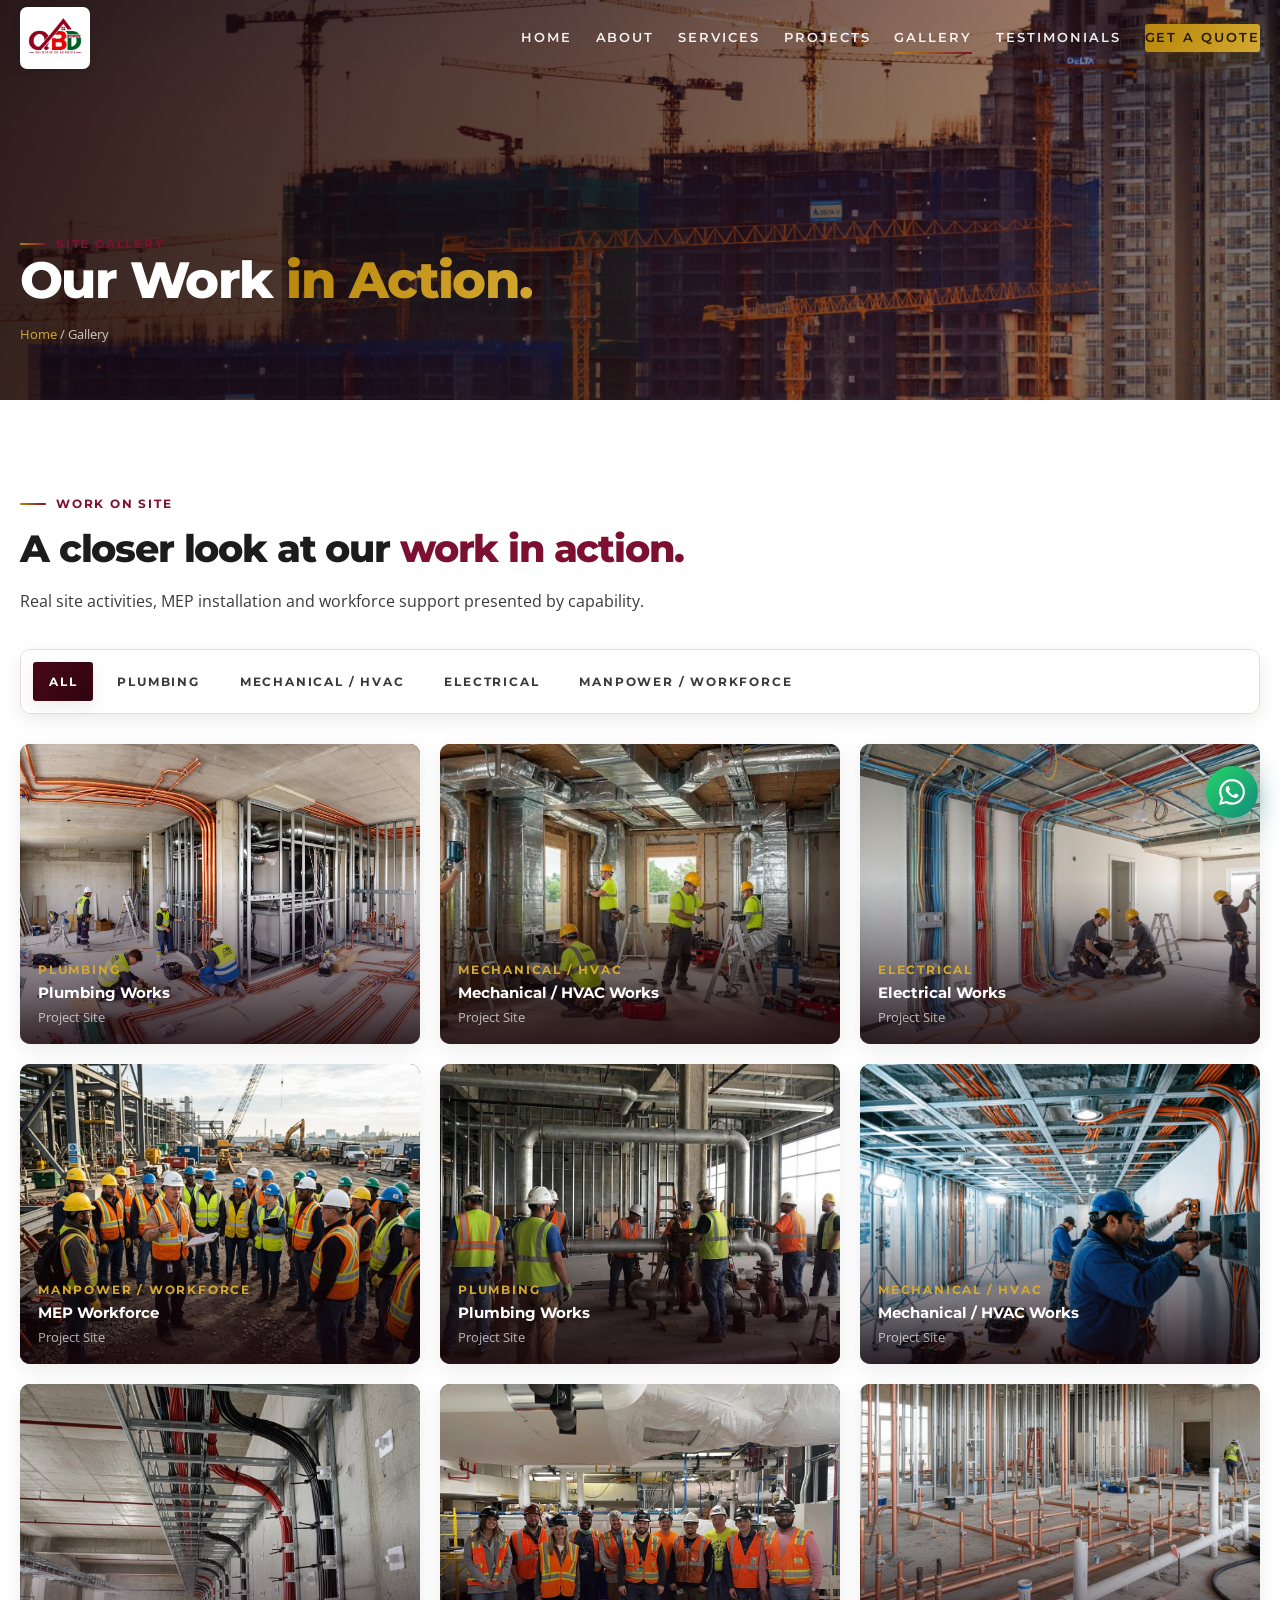
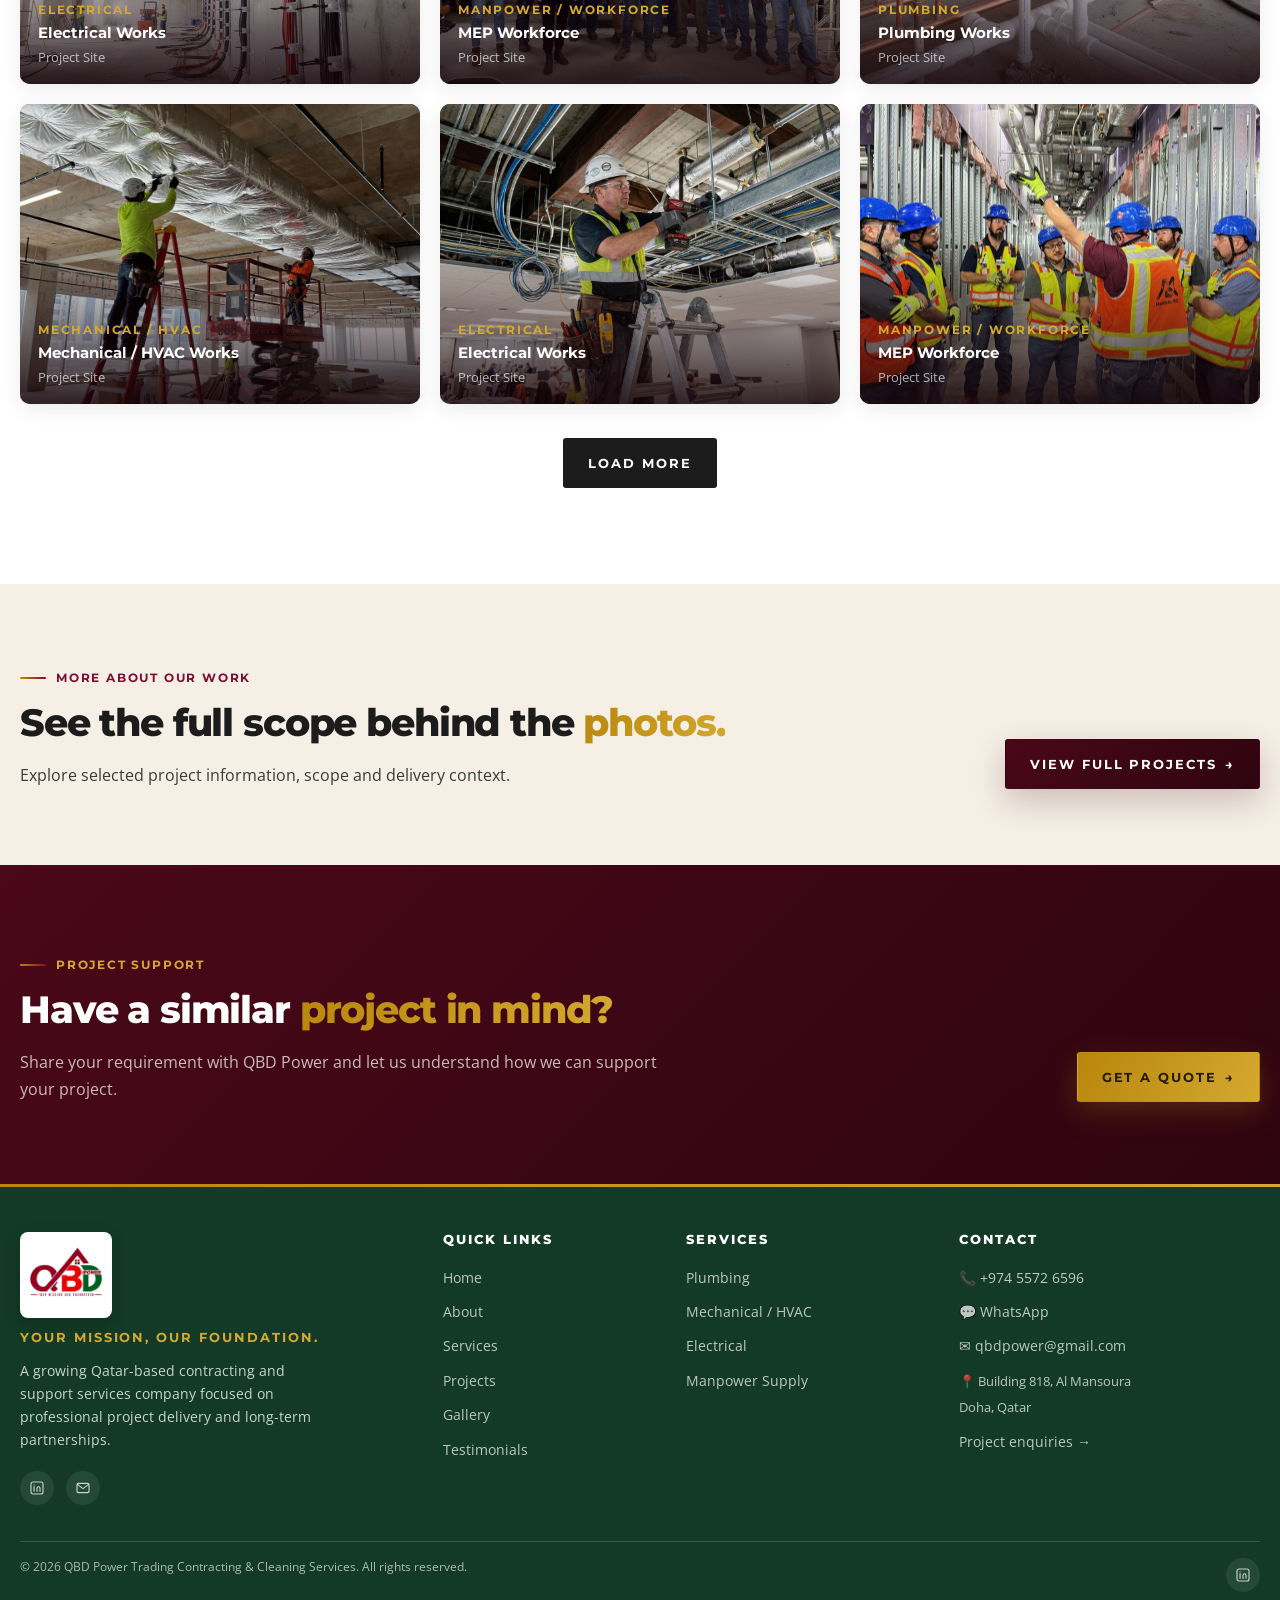
<file: pages/gallery.html>
<!doctype html>
<html lang="en">
<head>
<meta charset="utf-8">
<meta name="viewport" content="width=device-width, initial-scale=1">
<title>Gallery | QBD Power</title>
<meta name="description" content="A closer look at QBD Power's MEP works, site activities and workforce support across Qatar.">
<meta name="theme-color" content="#8A1538">
<link rel="icon" href="../assets/img/favicon.svg" type="image/svg+xml">
<link rel="stylesheet" href="../css/style.css">
<link rel="stylesheet" href="../css/gallery.css">
</head>
<body>
<header class="site-header">
  <div class="container header-inner">
    <a class="brand" href="../index.html" aria-label="QBD Power home">
      <img src="../assets/img/logo.png" alt="QBD Power" onerror="this.onerror=null;this.src='../assets/img/logo-placeholder.svg'">
    </a>
    <nav class="nav" aria-label="Primary navigation">
      <a href="../index.html">Home</a>
      <a href="about.html">About</a>
      <a href="services.html">Services</a>
      <a href="projects.html">Projects</a>
      <a href="gallery.html" aria-current="page">Gallery</a>
      <a href="testimonials.html">Testimonials</a>
      <a class="nav-cta" href="contact.html">Get a Quote</a>
    </nav>
    <button class="menu-btn" aria-label="Open navigation" aria-controls="mobilePanel" aria-expanded="false">☰</button>
  </div>
</header>
<div class="mobile-panel" id="mobilePanel">
  <button class="mobile-close" aria-label="Close navigation">×</button>
  <a href="../index.html">Home</a>
  <a href="about.html">About</a>
  <a href="services.html">Services</a>
  <a href="projects.html">Projects</a>
  <a href="gallery.html" aria-current="page">Gallery</a>
  <a href="testimonials.html">Testimonials</a>
  <a class="btn btn--gold" href="contact.html">Get a Quote</a>
</div>

<main>
  <!-- ========== PAGE HERO ========== -->
  <section class="page-hero gallery-hero">
    <div class="container">
      <span class="eyebrow">Site Gallery</span>
      <h1>Our Work <span>in Action.</span></h1>
      <div class="breadcrumb"><a href="../index.html">Home</a> / Gallery</div>
    </div>
  </section>

  <!-- ========== GALLERY ========== -->
  <section class="section gallery-section">
    <div class="container">
      <div class="section-head gallery-intro reveal">
        <span class="eyebrow">Work on Site</span>
        <h2 class="section-title">A closer look at our <span class="accent">work in action.</span></h2>
        <p class="section-subtitle">Real site activities, MEP installation and workforce support presented by capability.</p>
      </div>

      <div class="gallery-filters reveal" role="tablist" aria-label="Gallery categories">
        <button class="gallery-filter is-active" type="button" data-gallery-filter="all" role="tab" aria-selected="true">All</button>
        <button class="gallery-filter" type="button" data-gallery-filter="plumbing" role="tab" aria-selected="false">Plumbing</button>
        <button class="gallery-filter" type="button" data-gallery-filter="mechanical" role="tab" aria-selected="false">Mechanical / HVAC</button>
        <button class="gallery-filter" type="button" data-gallery-filter="electrical" role="tab" aria-selected="false">Electrical</button>
        <button class="gallery-filter" type="button" data-gallery-filter="manpower" role="tab" aria-selected="false">Manpower / Workforce</button>
      </div>

      <div class="gallery-grid" id="galleryGrid" aria-live="polite"></div>

      <div class="gallery-empty" id="galleryEmpty" hidden>
        <strong>No gallery photos added yet.</strong>
        <span>Add your QBD site photos to <code>assets/img/gallery/</code> and register them in <code>js/gallery-data.js</code>.</span>
      </div>

      <div class="gallery-load-wrap" id="galleryLoadWrap" hidden>
        <button class="btn btn--dark" id="galleryLoadMore" type="button">Load More</button>
      </div>
    </div>
  </section>

  <!-- ========== BRIDGE ========== -->
  <section class="section section--sand gallery-bridge">
    <div class="container gallery-bridge__inner reveal">
      <div>
        <span class="eyebrow">More About Our Work</span>
        <h2 class="section-title">See the full scope behind the <span class="gold">photos.</span></h2>
        <p class="section-subtitle">Explore selected project information, scope and delivery context.</p>
      </div>
      <a class="btn btn--primary" href="projects.html">View Full Projects <span aria-hidden="true">→</span></a>
    </div>
  </section>

  <!-- ========== GALLERY CTA (deep maroon) ========== -->
  <section class="section gallery-cta">
    <div class="container gallery-cta__inner reveal">
      <div>
        <span class="eyebrow">Project Support</span>
        <h2 class="section-title">Have a similar <span class="gold">project in mind?</span></h2>
        <p class="section-subtitle">Share your requirement with QBD Power and let us understand how we can support your project.</p>
      </div>
      <a class="btn btn--gold" href="contact.html">Get a Quote <span aria-hidden="true">→</span></a>
    </div>
  </section>
</main>

<footer class="site-footer">
  <div class="container">
    <div class="footer-grid">
      <div>
        <img class="footer-logo" src="../assets/img/logo.png" alt="QBD Power" onerror="this.onerror=null;this.src='../assets/img/logo-placeholder.svg'">
        <div class="footer-tagline">Your Mission, Our Foundation.</div>
        <p class="footer-copy">A growing Qatar-based contracting and support services company focused on professional project delivery and long-term partnerships.</p>
        <div class="socials" style="margin-top:20px">
          <a href="https://www.linkedin.com/company/109054218/" target="_blank" rel="noopener" aria-label="LinkedIn"><svg viewBox="0 0 24 24" fill="none" stroke="currentColor" stroke-width="1.7" stroke-linecap="round" stroke-linejoin="round"><rect x="3" y="3" width="18" height="18" rx="3"/><path d="M7.6 10v7M7.6 7.2v.02M12 17v-4.2c0-1.6 1-2.6 2.4-2.6 1.3 0 2.1.9 2.1 2.6V17"/></svg></a>
          <a href="mailto:qbdpower@gmail.com" aria-label="Email"><svg viewBox="0 0 24 24" fill="none" stroke="currentColor" stroke-width="1.7" stroke-linecap="round" stroke-linejoin="round"><rect x="3" y="5" width="18" height="14" rx="2"/><path d="m4 7 8 6 8-6"/></svg></a>
        </div>
      </div>
      <div>
        <h3>Quick Links</h3>
        <ul class="footer-links">
          <li><a href="../index.html">Home</a></li>
          <li><a href="about.html">About</a></li>
          <li><a href="services.html">Services</a></li>
          <li><a href="projects.html">Projects</a></li>
          <li><a href="gallery.html">Gallery</a></li>
          <li><a href="testimonials.html">Testimonials</a></li>
        </ul>
      </div>
      <div>
        <h3>Services</h3>
        <ul class="footer-links">
          <li><a href="services.html">Plumbing</a></li>
          <li><a href="services.html">Mechanical / HVAC</a></li>
          <li><a href="services.html">Electrical</a></li>
          <li><a href="services.html">Manpower Supply</a></li>
        </ul>
      </div>
      <div>
        <h3>Contact</h3>
        <ul class="footer-links">
          <li><a href="tel:+97455726596">📞 +974 5572 6596</a></li>
          <li><a href="https://wa.me/97455726596" target="_blank" rel="noopener">💬 WhatsApp</a></li>
          <li><a href="mailto:qbdpower@gmail.com">✉ qbdpower@gmail.com</a></li>
          <li><span style="color:rgba(255,255,255,.72);font-size:.8125rem;line-height:1.5">📍 Building 818, Al Mansoura<br>Doha, Qatar</span></li>
          <li><a href="contact.html">Project enquiries →</a></li>
        </ul>
      </div>
    </div>
    <div class="footer-bottom">
      <span>© 2026 QBD Power Trading Contracting &amp; Cleaning Services. All rights reserved.</span>
      <div class="socials">
        <a href="https://www.linkedin.com/company/109054218/" target="_blank" rel="noopener" aria-label="LinkedIn"><svg viewBox="0 0 24 24" fill="none" stroke="currentColor" stroke-width="1.7" stroke-linecap="round" stroke-linejoin="round"><rect x="3" y="3" width="18" height="18" rx="3"/><path d="M7.6 10v7M7.6 7.2v.02M12 17v-4.2c0-1.6 1-2.6 2.4-2.6 1.3 0 2.1.9 2.1 2.6V17"/></svg></a>
      </div>
    </div>
  </div>
</footer>
<a class="whatsapp-float" href="https://wa.me/97455726596?text=Hello%20QBD%20Power%2C%20I%27d%20like%20to%20enquire%20about%20a%20project." target="_blank" rel="noopener" aria-label="Chat on WhatsApp">
  <svg viewBox="0 0 24 24" fill="currentColor" aria-hidden="true"><path d="M17.47 14.38c-.3-.15-1.75-.86-2.02-.96-.27-.1-.47-.15-.67.15-.2.3-.77.96-.94 1.16-.17.2-.35.22-.65.07-.3-.15-1.25-.46-2.38-1.47-.88-.78-1.48-1.75-1.65-2.05-.17-.3-.02-.46.13-.6.13-.13.3-.35.45-.52.15-.17.2-.3.3-.5.1-.2.05-.37-.03-.52-.07-.15-.65-1.6-.9-2.19-.23-.57-.47-.5-.65-.5h-.55c-.2 0-.5.07-.77.37-.27.3-1.02 1-1.02 2.43s1.05 2.82 1.2 3.02c.15.2 2.06 3.15 5 4.42.7.3 1.24.48 1.67.62.7.22 1.34.2 1.84.12.56-.08 1.75-.72 2-1.42.25-.7.25-1.3.17-1.42-.07-.13-.27-.2-.57-.35Z"/><path d="M20.52 3.48A11.87 11.87 0 0 0 12.04 0C5.5 0 .18 5.32.18 11.86c0 2.09.55 4.13 1.6 5.93L0 24l6.36-1.67a11.85 11.85 0 0 0 5.68 1.45h.01c6.54 0 11.86-5.32 11.86-11.86 0-3.17-1.23-6.15-3.39-8.44ZM12.04 21.79h-.01a9.86 9.86 0 0 1-5.03-1.38l-.36-.21-3.74.98 1-3.65-.24-.37a9.85 9.85 0 0 1-1.51-5.25c0-5.44 4.43-9.87 9.88-9.87 2.64 0 5.12 1.03 6.98 2.9a9.82 9.82 0 0 1 2.89 6.98c0 5.44-4.43 9.87-9.87 9.87Z"/></svg>
</a>
<button class="to-top" aria-label="Back to top"><svg viewBox="0 0 24 24" style="transform:rotate(-90deg)" fill="none" stroke="currentColor" stroke-width="1.7" stroke-linecap="round" stroke-linejoin="round"><path d="M5 12h14M13 6l6 6-6 6"/></svg></button>
<script src="../js/script.js"></script>
<script src="../js/gallery-data.js"></script>
<script src="../js/gallery.js"></script>
</body>
</html>
</file>
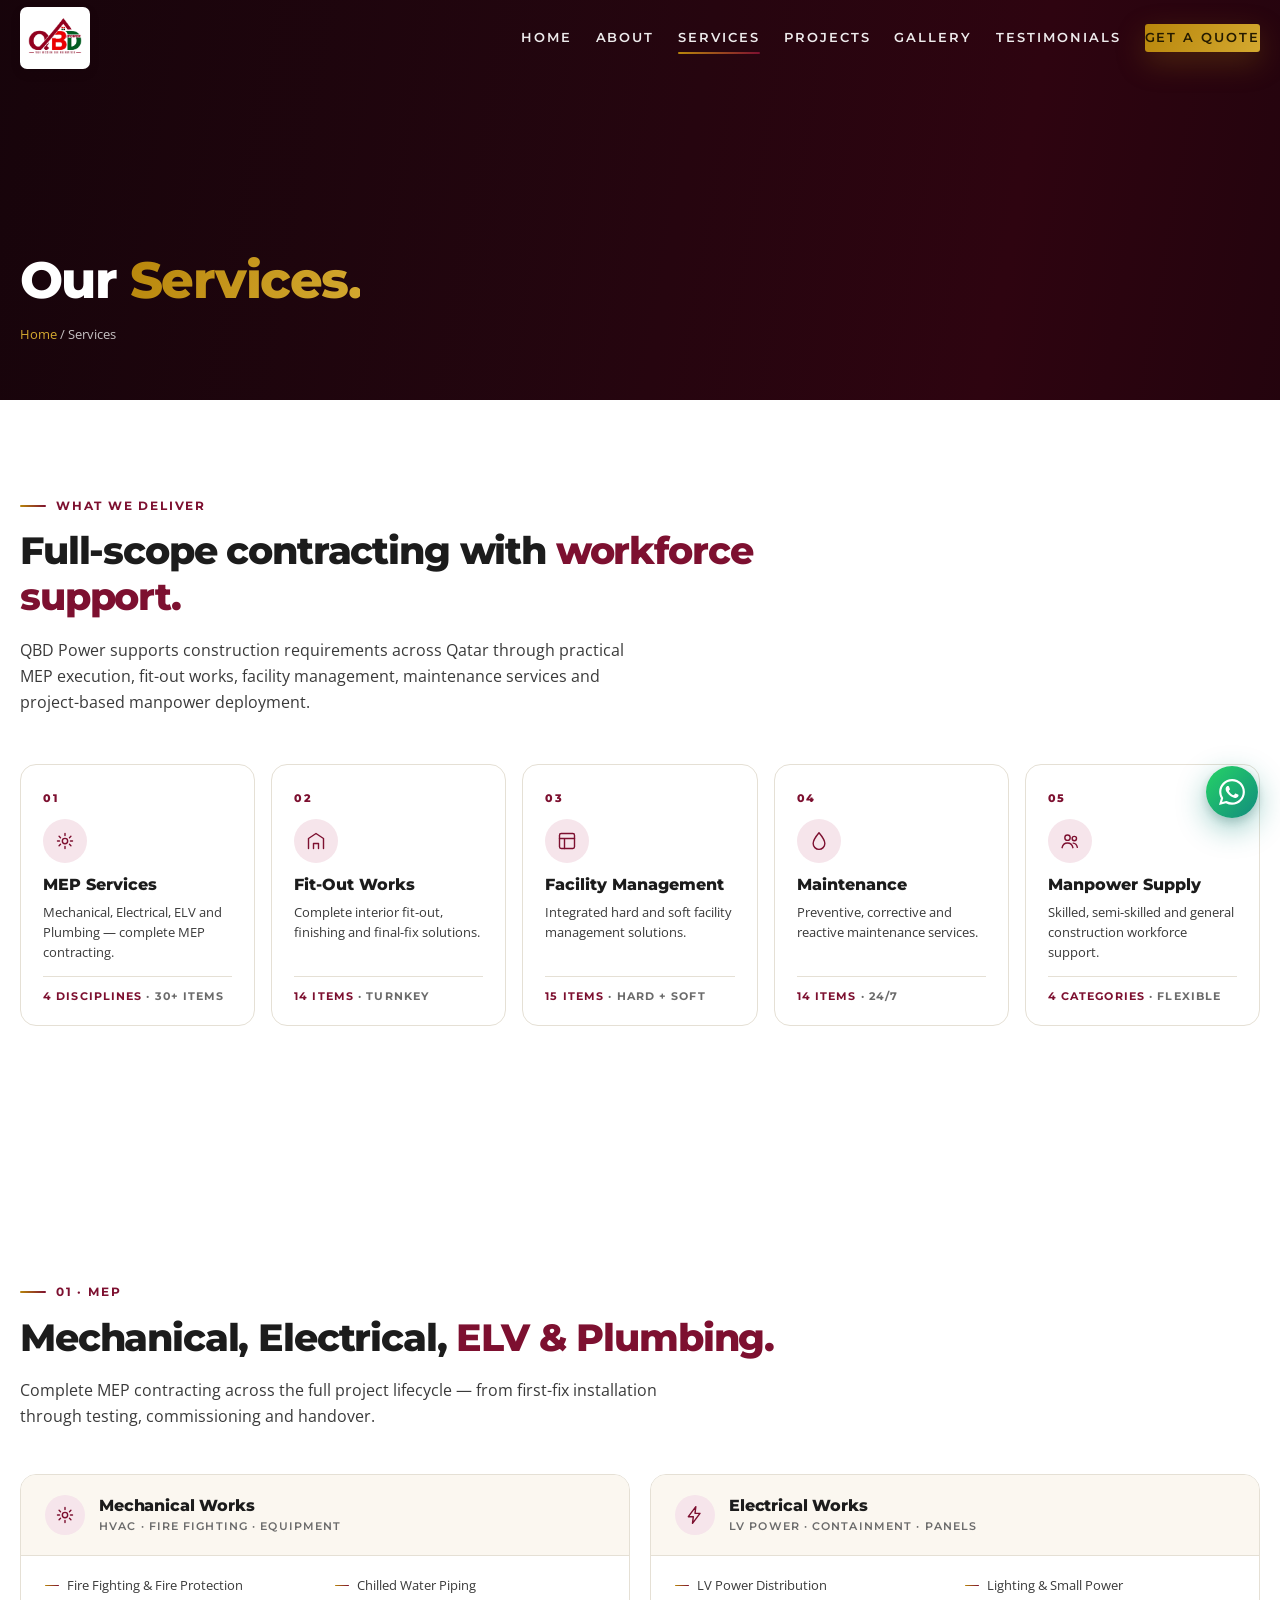
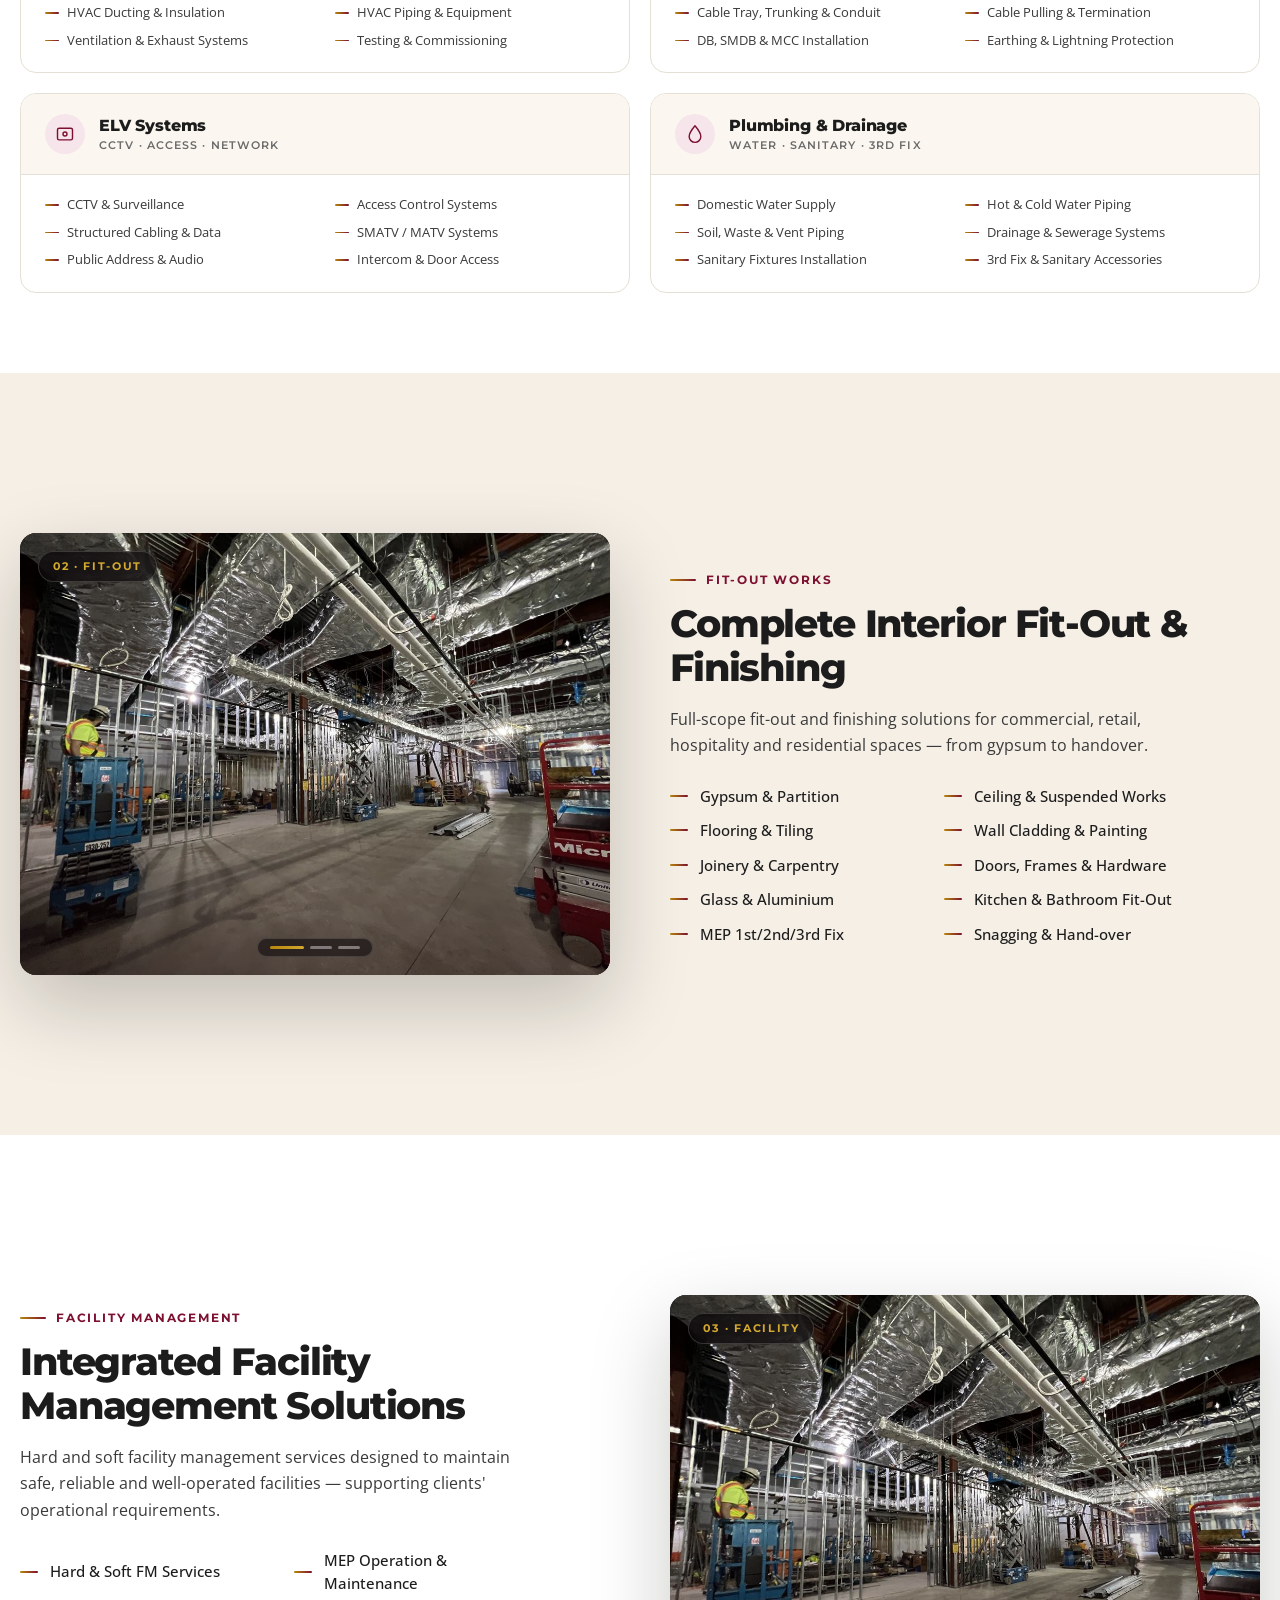
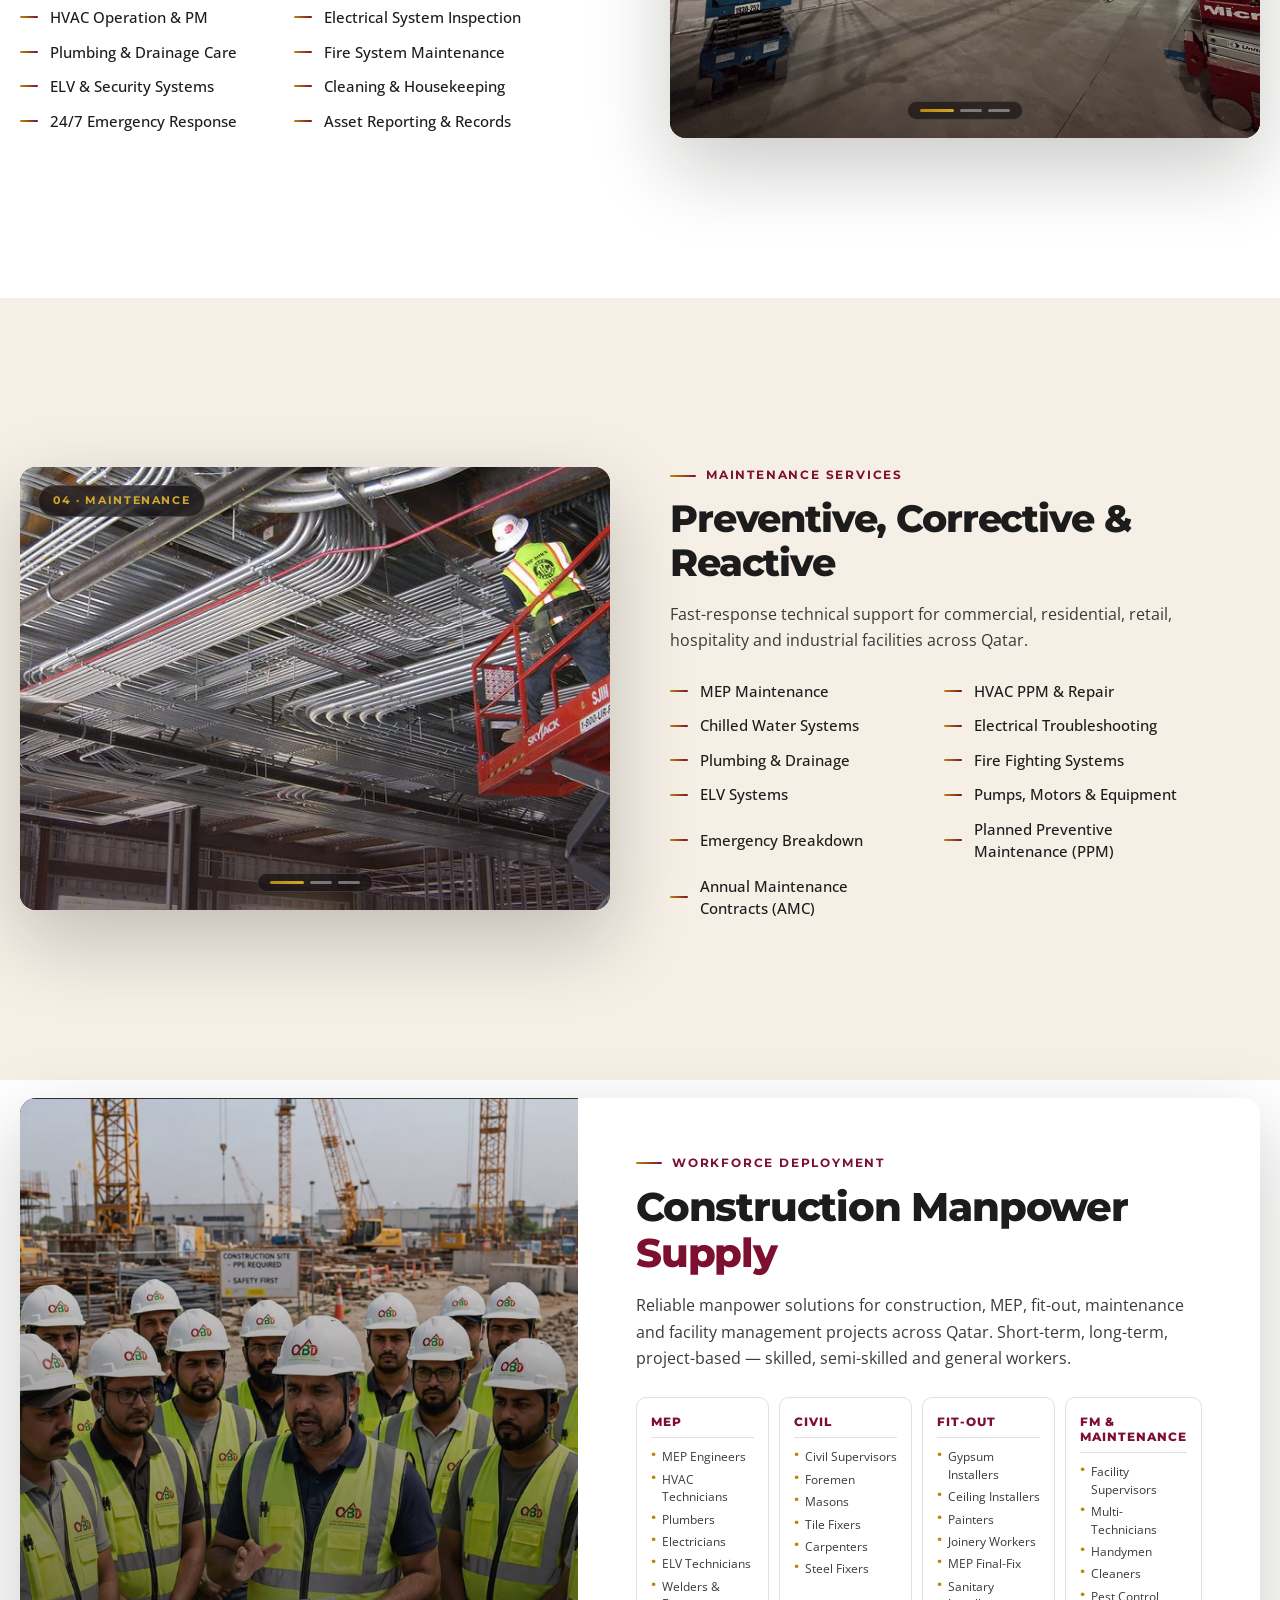
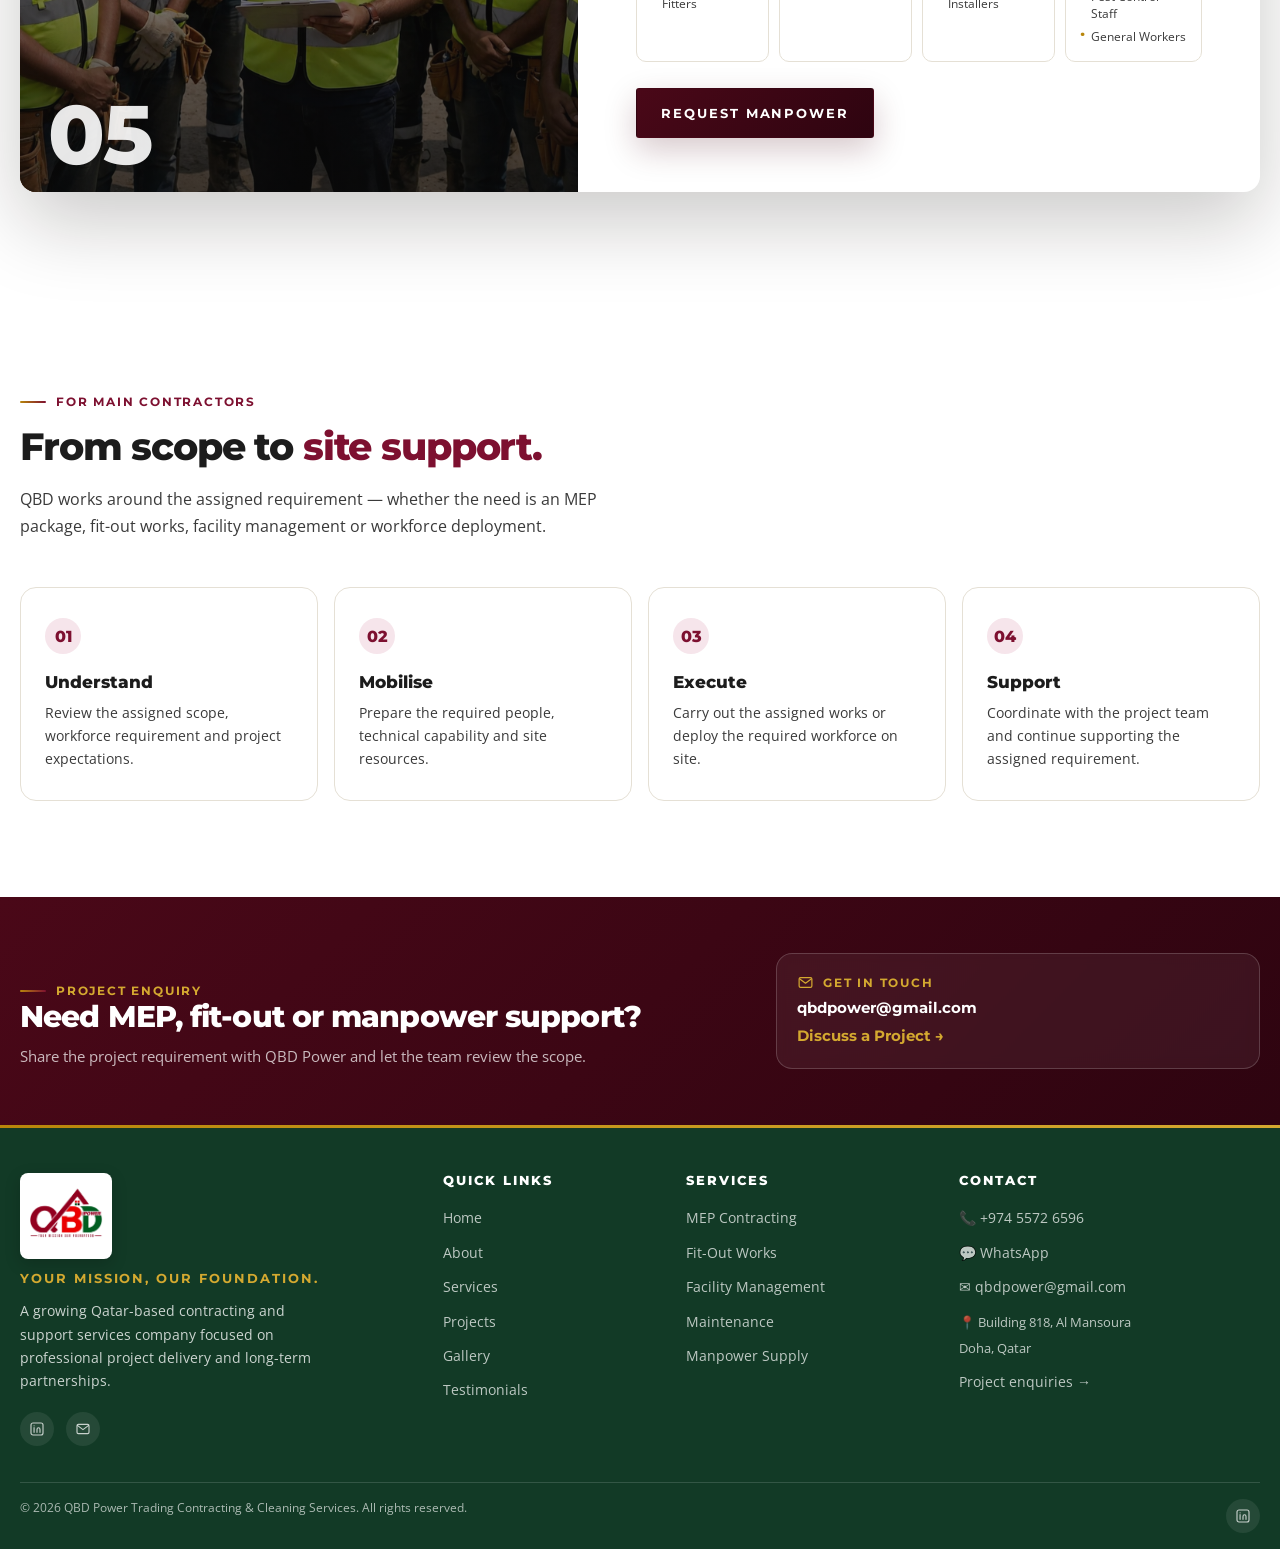
<file: pages/services.html>
<!doctype html>
<html lang="en">
<head>
<meta charset="utf-8">
<meta name="viewport" content="width=device-width, initial-scale=1">
<title>QBD Power Services | MEP, Fit-Out, Facility Management & Manpower</title>
<meta name="description" content="QBD Power provides MEP contracting, fit-out works, facility management, maintenance services and skilled manpower supply across Qatar.">
<meta name="theme-color" content="#8A1538">
<link rel="icon" href="../assets/img/favicon.svg" type="image/svg+xml">
<link rel="stylesheet" href="../css/style.css">
</head>
<body>
<header class="site-header">
  <div class="container header-inner">
    <a class="brand" href="../index.html" aria-label="QBD Power home">
      <img src="../assets/img/logo.png" alt="QBD Power" onerror="this.onerror=null;this.src='../assets/img/logo-placeholder.svg'">
    </a>
    <nav class="nav" aria-label="Primary navigation">
      <a href="../index.html">Home</a>
      <a href="about.html">About</a>
      <a href="services.html" aria-current="page">Services</a>
      <a href="projects.html">Projects</a>
      <a href="gallery.html">Gallery</a>
      <a href="testimonials.html">Testimonials</a>
      <a class="nav-cta" href="contact.html">Get a Quote</a>
    </nav>
    <button class="menu-btn" aria-label="Open navigation" aria-controls="mobilePanel" aria-expanded="false">☰</button>
  </div>
</header>
<div class="mobile-panel" id="mobilePanel">
  <button class="mobile-close" aria-label="Close navigation">×</button>
  <a href="../index.html">Home</a>
  <a href="about.html">About</a>
  <a href="services.html">Services</a>
  <a href="projects.html">Projects</a>
  <a href="gallery.html">Gallery</a>
  <a href="testimonials.html">Testimonials</a>
  <a class="btn btn--gold" href="contact.html">Get a Quote</a>
</div>
<main>

<!-- ========== PAGE HERO ========== -->
<section class="page-hero" style="--hero-bg:url('https://images.unsplash.com/photo-1621905251189-08b45d6a269e?q=80&w=2069&auto=format&fit=crop')"><div class="container"><h1>Our <span>Services.</span></h1><p class="breadcrumb"><a href="../index.html">Home</a> / Services</p></div></section>

<!-- ========== INTRO ========== -->
<section class="section services-intro"><div class="container">
  <div class="section-head reveal">
    <span class="eyebrow">What We Deliver</span>
    <h2 class="section-title">Full-scope contracting with <span class="accent">workforce support.</span></h2>
    <p class="section-subtitle">QBD Power supports construction requirements across Qatar through practical MEP execution, fit-out works, facility management, maintenance services and project-based manpower deployment.</p>
  </div>

  <!-- ========== OVERVIEW GRID ========== -->
  <div class="services-overview reveal">

    <a class="service-overview-card" href="#mep">
      <span class="service-overview-card__num">01</span>
      <span class="service-overview-card__icon"><svg viewBox="0 0 24 24" fill="none" stroke="currentColor" stroke-width="1.7" stroke-linecap="round" stroke-linejoin="round"><circle cx="12" cy="12" r="3.2"/><path d="M12 3v2.4M12 18.6V21M4.9 6.3l1.7 1.7M17.4 16l1.7 1.7M3 12h2.4M18.6 12H21M4.9 17.7l1.7-1.7M17.4 8l1.7-1.7"/></svg></span>
      <h3>MEP Services</h3>
      <p>Mechanical, Electrical, ELV and Plumbing — complete MEP contracting.</p>
      <span class="service-overview-card__count"><span>4 disciplines</span> · 30+ items</span>
    </a>

    <a class="service-overview-card" href="#fitout">
      <span class="service-overview-card__num">02</span>
      <span class="service-overview-card__icon"><svg viewBox="0 0 24 24" fill="none" stroke="currentColor" stroke-width="1.7" stroke-linecap="round" stroke-linejoin="round"><path d="M3 21V9l9-6 9 6v12"/><path d="M9 21v-6h6v6"/></svg></span>
      <h3>Fit-Out Works</h3>
      <p>Complete interior fit-out, finishing and final-fix solutions.</p>
      <span class="service-overview-card__count"><span>14 items</span> · turnkey</span>
    </a>

    <a class="service-overview-card" href="#facility">
      <span class="service-overview-card__num">03</span>
      <span class="service-overview-card__icon"><svg viewBox="0 0 24 24" fill="none" stroke="currentColor" stroke-width="1.7" stroke-linecap="round" stroke-linejoin="round"><rect x="3" y="3" width="18" height="18" rx="2"/><path d="M3 9h18M9 21V9"/></svg></span>
      <h3>Facility Management</h3>
      <p>Integrated hard and soft facility management solutions.</p>
      <span class="service-overview-card__count"><span>15 items</span> · hard + soft</span>
    </a>

    <a class="service-overview-card" href="#maintenance">
      <span class="service-overview-card__num">04</span>
      <span class="service-overview-card__icon"><svg viewBox="0 0 24 24" fill="none" stroke="currentColor" stroke-width="1.7" stroke-linecap="round" stroke-linejoin="round"><path d="M12 2s7 8.2 7 13a7 7 0 1 1-14 0c0-4.8 7-13 7-13Z"/></svg></span>
      <h3>Maintenance</h3>
      <p>Preventive, corrective and reactive maintenance services.</p>
      <span class="service-overview-card__count"><span>14 items</span> · 24/7</span>
    </a>

    <a class="service-overview-card" href="#manpower">
      <span class="service-overview-card__num">05</span>
      <span class="service-overview-card__icon"><svg viewBox="0 0 24 24" fill="none" stroke="currentColor" stroke-width="1.7" stroke-linecap="round" stroke-linejoin="round"><circle cx="9" cy="8" r="3.2"/><path d="M2.5 20c.8-3.6 3.4-5.6 6.5-5.6s5.7 2 6.5 5.6"/><circle cx="17.2" cy="9" r="2.6"/><path d="M15.8 14.6c2.4.2 4.3 2 5 5"/></svg></span>
      <h3>Manpower Supply</h3>
      <p>Skilled, semi-skilled and general construction workforce support.</p>
      <span class="service-overview-card__count"><span>4 categories</span> · flexible</span>
    </a>

  </div>
</div></section>

<!-- ========== 01 · MEP SECTION ========== -->
<section class="mep-section" id="mep"><div class="container">
  <div class="mep-head reveal">
    <span class="eyebrow">01 · MEP</span>
    <h2 class="section-title">Mechanical, Electrical, <span class="accent">ELV &amp; Plumbing.</span></h2>
    <p class="section-subtitle">Complete MEP contracting across the full project lifecycle — from first-fix installation through testing, commissioning and handover.</p>
  </div>

  <div class="mep-subgrid">

    <!-- Mechanical -->
    <article class="mep-subcard reveal">
      <div class="mep-subcard__head">
        <span class="mep-subcard__icon"><svg viewBox="0 0 24 24" fill="none" stroke="currentColor" stroke-width="1.7" stroke-linecap="round" stroke-linejoin="round"><circle cx="12" cy="12" r="3.2"/><path d="M12 3v2.4M12 18.6V21M4.9 6.3l1.7 1.7M17.4 16l1.7 1.7M3 12h2.4M18.6 12H21M4.9 17.7l1.7-1.7M17.4 8l1.7-1.7"/></svg></span>
        <div>
          <h3>Mechanical Works</h3>
          <small>HVAC · Fire Fighting · Equipment</small>
        </div>
      </div>
      <div class="mep-subcard__body">
        <ul>
          <li>Fire Fighting &amp; Fire Protection</li>
          <li>Chilled Water Piping</li>
          <li>HVAC Ducting &amp; Insulation</li>
          <li>HVAC Piping &amp; Equipment</li>
          <li>Ventilation &amp; Exhaust Systems</li>
          <li>Testing &amp; Commissioning</li>
        </ul>
      </div>
    </article>

    <!-- Electrical -->
    <article class="mep-subcard reveal">
      <div class="mep-subcard__head">
        <span class="mep-subcard__icon"><svg viewBox="0 0 24 24" fill="none" stroke="currentColor" stroke-width="1.7" stroke-linecap="round" stroke-linejoin="round"><path d="M13 2 4 14h6l-1 8 9-12h-6l1-8Z"/></svg></span>
        <div>
          <h3>Electrical Works</h3>
          <small>LV Power · Containment · Panels</small>
        </div>
      </div>
      <div class="mep-subcard__body">
        <ul>
          <li>LV Power Distribution</li>
          <li>Lighting &amp; Small Power</li>
          <li>Cable Tray, Trunking &amp; Conduit</li>
          <li>Cable Pulling &amp; Termination</li>
          <li>DB, SMDB &amp; MCC Installation</li>
          <li>Earthing &amp; Lightning Protection</li>
        </ul>
      </div>
    </article>

    <!-- ELV -->
    <article class="mep-subcard reveal">
      <div class="mep-subcard__head">
        <span class="mep-subcard__icon"><svg viewBox="0 0 24 24" fill="none" stroke="currentColor" stroke-width="1.7" stroke-linecap="round" stroke-linejoin="round"><rect x="3" y="5" width="18" height="14" rx="2"/><circle cx="12" cy="12" r="2.4"/></svg></span>
        <div>
          <h3>ELV Systems</h3>
          <small>CCTV · Access · Network</small>
        </div>
      </div>
      <div class="mep-subcard__body">
        <ul>
          <li>CCTV &amp; Surveillance</li>
          <li>Access Control Systems</li>
          <li>Structured Cabling &amp; Data</li>
          <li>SMATV / MATV Systems</li>
          <li>Public Address &amp; Audio</li>
          <li>Intercom &amp; Door Access</li>
        </ul>
      </div>
    </article>

    <!-- Plumbing -->
    <article class="mep-subcard reveal">
      <div class="mep-subcard__head">
        <span class="mep-subcard__icon"><svg viewBox="0 0 24 24" fill="none" stroke="currentColor" stroke-width="1.7" stroke-linecap="round" stroke-linejoin="round"><path d="M12 2s7 8.2 7 13a7 7 0 1 1-14 0c0-4.8 7-13 7-13Z"/></svg></span>
        <div>
          <h3>Plumbing &amp; Drainage</h3>
          <small>Water · Sanitary · 3rd Fix</small>
        </div>
      </div>
      <div class="mep-subcard__body">
        <ul>
          <li>Domestic Water Supply</li>
          <li>Hot &amp; Cold Water Piping</li>
          <li>Soil, Waste &amp; Vent Piping</li>
          <li>Drainage &amp; Sewerage Systems</li>
          <li>Sanitary Fixtures Installation</li>
          <li>3rd Fix &amp; Sanitary Accessories</li>
        </ul>
      </div>
    </article>

  </div>
</div></section>

<!-- ========== 02 · FIT-OUT ========== -->
<section class="section section--sand" id="fitout"><div class="container">
  <div class="service-showcase reveal">
    <div class="service-showcase__media" data-service-slider>
      <span class="service-showcase__badge">02 · Fit-Out</span>
      <div class="service-slides">
        <img class="service-slide is-active" src="../assets/img/services/mechanical/01.jpg" alt="Interior fit-out works" onerror="this.onerror=null;this.src='../assets/img/hero/l.jpg'">
        <img class="service-slide" src="../assets/img/services/mechanical/02.jpg" alt="Ceiling and finishing" onerror="this.onerror=null;this.src='../assets/img/hero/l.jpg'">
        <img class="service-slide" src="../assets/img/services/mechanical/03.jpg" alt="Joinery and interior" onerror="this.onerror=null;this.src='../assets/img/hero/l.jpg'">
      </div>
      <div class="service-slides__dots">
        <button type="button" class="is-active" aria-label="Fit-out image 1"></button>
        <button type="button" aria-label="Fit-out image 2"></button>
        <button type="button" aria-label="Fit-out image 3"></button>
      </div>
    </div>
    <div class="service-showcase__content">
      <span class="eyebrow">Fit-Out Works</span>
      <h3>Complete Interior Fit-Out &amp; Finishing</h3>
      <p>Full-scope fit-out and finishing solutions for commercial, retail, hospitality and residential spaces — from gypsum to handover.</p>
      <ul class="service-showcase__list">
        <li>Gypsum &amp; Partition</li>
        <li>Ceiling &amp; Suspended Works</li>
        <li>Flooring &amp; Tiling</li>
        <li>Wall Cladding &amp; Painting</li>
        <li>Joinery &amp; Carpentry</li>
        <li>Doors, Frames &amp; Hardware</li>
        <li>Glass &amp; Aluminium</li>
        <li>Kitchen &amp; Bathroom Fit-Out</li>
        <li>MEP 1st/2nd/3rd Fix</li>
        <li>Snagging &amp; Hand-over</li>
      </ul>
    </div>
  </div>
</div></section>

<!-- ========== 03 · FACILITY MANAGEMENT ========== -->
<section class="section" id="facility"><div class="container">
  <div class="service-showcase service-showcase--reverse reveal">
    <div class="service-showcase__media" data-service-slider>
      <span class="service-showcase__badge">03 · Facility</span>
      <div class="service-slides">
        <img class="service-slide is-active" src="../assets/img/services/mechanical/01.jpg" alt="Facility management" onerror="this.onerror=null;this.src='../assets/img/hero/hero-01.jpg'">
        <img class="service-slide" src="../assets/img/services/mechanical/02.jpg" alt="Building management" onerror="this.onerror=null;this.src='../assets/img/hero/hero-01.jpg'">
        <img class="service-slide" src="../assets/img/services/mechanical/03.jpg" alt="Integrated FM" onerror="this.onerror=null;this.src='../assets/img/hero/hero-01.jpg'">
      </div>
      <div class="service-slides__dots">
        <button type="button" class="is-active" aria-label="Facility image 1"></button>
        <button type="button" aria-label="Facility image 2"></button>
        <button type="button" aria-label="Facility image 3"></button>
      </div>
    </div>
    <div class="service-showcase__content">
      <span class="eyebrow">Facility Management</span>
      <h3>Integrated Facility Management Solutions</h3>
      <p>Hard and soft facility management services designed to maintain safe, reliable and well-operated facilities — supporting clients' operational requirements.</p>
      <ul class="service-showcase__list">
        <li>Hard &amp; Soft FM Services</li>
        <li>MEP Operation &amp; Maintenance</li>
        <li>HVAC Operation &amp; PM</li>
        <li>Electrical System Inspection</li>
        <li>Plumbing &amp; Drainage Care</li>
        <li>Fire System Maintenance</li>
        <li>ELV &amp; Security Systems</li>
        <li>Cleaning &amp; Housekeeping</li>
        <li>24/7 Emergency Response</li>
        <li>Asset Reporting &amp; Records</li>
      </ul>
    </div>
  </div>
</div></section>

<!-- ========== 04 · MAINTENANCE ========== -->
<section class="section section--sand" id="maintenance"><div class="container">
  <div class="service-showcase reveal">
    <div class="service-showcase__media" data-service-slider>
      <span class="service-showcase__badge">04 · Maintenance</span>
      <div class="service-slides">
        <img class="service-slide is-active" src="../assets/img/services/electrical/01.jpg" alt="Maintenance services" onerror="this.onerror=null;this.src='../assets/img/hero/hero-01.jpg'">
        <img class="service-slide" src="../assets/img/services/electrical/02.jpg" alt="Preventive maintenance" onerror="this.onerror=null;this.src='../assets/img/hero/hero-01.jpg'">
        <img class="service-slide" src="../assets/img/services/electrical/03.jpg" alt="AMC services" onerror="this.onerror=null;this.src='../assets/img/hero/hero-01.jpg'">
      </div>
      <div class="service-slides__dots">
        <button type="button" class="is-active" aria-label="Maintenance image 1"></button>
        <button type="button" aria-label="Maintenance image 2"></button>
        <button type="button" aria-label="Maintenance image 3"></button>
      </div>
    </div>
    <div class="service-showcase__content">
      <span class="eyebrow">Maintenance Services</span>
      <h3>Preventive, Corrective &amp; Reactive</h3>
      <p>Fast-response technical support for commercial, residential, retail, hospitality and industrial facilities across Qatar.</p>
      <ul class="service-showcase__list">
        <li>MEP Maintenance</li>
        <li>HVAC PPM &amp; Repair</li>
        <li>Chilled Water Systems</li>
        <li>Electrical Troubleshooting</li>
        <li>Plumbing &amp; Drainage</li>
        <li>Fire Fighting Systems</li>
        <li>ELV Systems</li>
        <li>Pumps, Motors &amp; Equipment</li>
        <li>Emergency Breakdown</li>
        <li>Planned Preventive Maintenance (PPM)</li>
        <li>Annual Maintenance Contracts (AMC)</li>
      </ul>
    </div>
  </div>
</div></section>

<!-- ========== 05 · MANPOWER ========== -->
<section class="section manpower-feature" id="manpower"><div class="container">
  <div class="manpower-panel reveal">
    <div class="manpower-panel__media">
      <img src="../assets/img/hero/manpower.png" alt="Construction workforce" loading="lazy" onerror="this.onerror=null;this.src='../assets/img/hero/hero-01.svg'">
      <div class="manpower-panel__media-overlay"></div>
      <span class="manpower-panel__number">05</span>
    </div>
    <div class="manpower-panel__content">
      <span class="eyebrow">Workforce Deployment</span>
      <h2>Construction Manpower <span class="accent">Supply</span></h2>
      <p>Reliable manpower solutions for construction, MEP, fit-out, maintenance and facility management projects across Qatar. Short-term, long-term, project-based — skilled, semi-skilled and general workers.</p>

      <div class="manpower-subgrid">

        <div class="manpower-subcol">
          <strong>MEP</strong>
          <ul>
            <li>MEP Engineers</li>
            <li>HVAC Technicians</li>
            <li>Plumbers</li>
            <li>Electricians</li>
            <li>ELV Technicians</li>
            <li>Welders &amp; Fitters</li>
          </ul>
        </div>

        <div class="manpower-subcol">
          <strong>Civil</strong>
          <ul>
            <li>Civil Supervisors</li>
            <li>Foremen</li>
            <li>Masons</li>
            <li>Tile Fixers</li>
            <li>Carpenters</li>
            <li>Steel Fixers</li>
          </ul>
        </div>

        <div class="manpower-subcol">
          <strong>Fit-Out</strong>
          <ul>
            <li>Gypsum Installers</li>
            <li>Ceiling Installers</li>
            <li>Painters</li>
            <li>Joinery Workers</li>
            <li>MEP Final-Fix</li>
            <li>Sanitary Installers</li>
          </ul>
        </div>

        <div class="manpower-subcol">
          <strong>FM &amp; Maintenance</strong>
          <ul>
            <li>Facility Supervisors</li>
            <li>Multi-Technicians</li>
            <li>Handymen</li>
            <li>Cleaners</li>
            <li>Pest Control Staff</li>
            <li>General Workers</li>
          </ul>
        </div>

      </div>

      <a class="btn btn--primary" href="contact.html">Request Manpower</a>
    </div>
  </div>
</div></section>

<!-- ========== PROCESS ========== -->
<section class="section project-support"><div class="container">
  <div class="section-head reveal"><span class="eyebrow">For Main Contractors</span><h2 class="section-title">From scope to <span class="accent">site support.</span></h2><p class="section-subtitle">QBD works around the assigned requirement — whether the need is an MEP package, fit-out works, facility management or workforce deployment.</p></div>
  <div class="process-grid process-grid--support">
    <article class="process-step reveal"><span class="process-no">01</span><h3>Understand</h3><p>Review the assigned scope, workforce requirement and project expectations.</p></article>
    <article class="process-step reveal"><span class="process-no">02</span><h3>Mobilise</h3><p>Prepare the required people, technical capability and site resources.</p></article>
    <article class="process-step reveal"><span class="process-no">03</span><h3>Execute</h3><p>Carry out the assigned works or deploy the required workforce on site.</p></article>
    <article class="process-step reveal"><span class="process-no">04</span><h3>Support</h3><p>Coordinate with the project team and continue supporting the assigned requirement.</p></article>
  </div>
</div></section>

<!-- ========== CTA (COMPACT) ========== -->
<section class="section cta cta--crimson cta--compact">
  <div class="container cta-grid">
    <div class="reveal">
      <span class="eyebrow">Project Enquiry</span>
      <h2>Need MEP, fit-out or manpower support?</h2>
      <p>Share the project requirement with QBD Power and let the team review the scope.</p>
    </div>
    <div class="cta-card reveal">
      <strong><svg viewBox="0 0 24 24" fill="none" stroke="currentColor" stroke-width="1.7" stroke-linecap="round" stroke-linejoin="round"><rect x="3" y="5" width="18" height="14" rx="2"/><path d="m4 7 8 6 8-6"/></svg> Get in touch</strong>
      <a href="mailto:qbdpower@gmail.com">qbdpower@gmail.com</a>
      <a href="contact.html" style="margin-top:6px;color:var(--gold-soft)">Discuss a Project →</a>
    </div>
  </div>
</section>

</main>
<footer class="site-footer">
  <div class="container">
    <div class="footer-grid">
      <div>
        <img class="footer-logo" src="../assets/img/logo.png" alt="QBD Power" onerror="this.onerror=null;this.src='../assets/img/logo-placeholder.svg'">
        <div class="footer-tagline">Your Mission, Our Foundation.</div>
        <p class="footer-copy">A growing Qatar-based contracting and support services company focused on professional project delivery and long-term partnerships.</p>
        <div class="socials" style="margin-top:20px">
          <a href="https://www.linkedin.com/company/109054218/" target="_blank" rel="noopener" aria-label="LinkedIn"><svg viewBox="0 0 24 24" fill="none" stroke="currentColor" stroke-width="1.7" stroke-linecap="round" stroke-linejoin="round"><rect x="3" y="3" width="18" height="18" rx="3"/><path d="M7.6 10v7M7.6 7.2v.02M12 17v-4.2c0-1.6 1-2.6 2.4-2.6 1.3 0 2.1.9 2.1 2.6V17"/></svg></a>
          <a href="mailto:qbdpower@gmail.com" aria-label="Email"><svg viewBox="0 0 24 24" fill="none" stroke="currentColor" stroke-width="1.7" stroke-linecap="round" stroke-linejoin="round"><rect x="3" y="5" width="18" height="14" rx="2"/><path d="m4 7 8 6 8-6"/></svg></a>
        </div>
      </div>
      <div>
        <h3>Quick Links</h3>
        <ul class="footer-links">
          <li><a href="../index.html">Home</a></li>
          <li><a href="about.html">About</a></li>
          <li><a href="services.html">Services</a></li>
          <li><a href="projects.html">Projects</a></li>
          <li><a href="gallery.html">Gallery</a></li>
          <li><a href="testimonials.html">Testimonials</a></li>
        </ul>
      </div>
      <div>
        <h3>Services</h3>
        <ul class="footer-links">
          <li><a href="services.html">MEP Contracting</a></li>
          <li><a href="services.html">Fit-Out Works</a></li>
          <li><a href="services.html">Facility Management</a></li>
          <li><a href="services.html">Maintenance</a></li>
          <li><a href="services.html">Manpower Supply</a></li>
        </ul>
      </div>
      <div>
        <h3>Contact</h3>
        <ul class="footer-links">
          <li><a href="tel:+97455726596">📞 +974 5572 6596</a></li>
          <li><a href="https://wa.me/97455726596" target="_blank" rel="noopener">💬 WhatsApp</a></li>
          <li><a href="mailto:qbdpower@gmail.com">✉ qbdpower@gmail.com</a></li>
          <li><span style="color:rgba(255,255,255,.72);font-size:.8125rem;line-height:1.5">📍 Building 818, Al Mansoura<br>Doha, Qatar</span></li>
          <li><a href="contact.html">Project enquiries →</a></li>
        </ul>
      </div>
    </div>
    <div class="footer-bottom">
      <span>© 2026 QBD Power Trading Contracting &amp; Cleaning Services. All rights reserved.</span>
      <div class="socials">
        <a href="https://www.linkedin.com/company/109054218/" target="_blank" rel="noopener" aria-label="LinkedIn"><svg viewBox="0 0 24 24" fill="none" stroke="currentColor" stroke-width="1.7" stroke-linecap="round" stroke-linejoin="round"><rect x="3" y="3" width="18" height="18" rx="3"/><path d="M7.6 10v7M7.6 7.2v.02M12 17v-4.2c0-1.6 1-2.6 2.4-2.6 1.3 0 2.1.9 2.1 2.6V17"/></svg></a>
      </div>
    </div>
  </div>
</footer>
<a class="whatsapp-float" href="https://wa.me/97455726596?text=Hello%20QBD%20Power%2C%20I%27d%20like%20to%20enquire%20about%20a%20project." target="_blank" rel="noopener" aria-label="Chat on WhatsApp">
  <svg viewBox="0 0 24 24" fill="currentColor" aria-hidden="true"><path d="M17.47 14.38c-.3-.15-1.75-.86-2.02-.96-.27-.1-.47-.15-.67.15-.2.3-.77.96-.94 1.16-.17.2-.35.22-.65.07-.3-.15-1.25-.46-2.38-1.47-.88-.78-1.48-1.75-1.65-2.05-.17-.3-.02-.46.13-.6.13-.13.3-.35.45-.52.15-.17.2-.3.3-.5.1-.2.05-.37-.03-.52-.07-.15-.65-1.6-.9-2.19-.23-.57-.47-.5-.65-.5h-.55c-.2 0-.5.07-.77.37-.27.3-1.02 1-1.02 2.43s1.05 2.82 1.2 3.02c.15.2 2.06 3.15 5 4.42.7.3 1.24.48 1.67.62.7.22 1.34.2 1.84.12.56-.08 1.75-.72 2-1.42.25-.7.25-1.3.17-1.42-.07-.13-.27-.2-.57-.35Z"/><path d="M20.52 3.48A11.87 11.87 0 0 0 12.04 0C5.5 0 .18 5.32.18 11.86c0 2.09.55 4.13 1.6 5.93L0 24l6.36-1.67a11.85 11.85 0 0 0 5.68 1.45h.01c6.54 0 11.86-5.32 11.86-11.86 0-3.17-1.23-6.15-3.39-8.44ZM12.04 21.79h-.01a9.86 9.86 0 0 1-5.03-1.38l-.36-.21-3.74.98 1-3.65-.24-.37a9.85 9.85 0 0 1-1.51-5.25c0-5.44 4.43-9.87 9.88-9.87 2.64 0 5.12 1.03 6.98 2.9a9.82 9.82 0 0 1 2.89 6.98c0 5.44-4.43 9.87-9.87 9.87Z"/></svg>
</a>
<button class="to-top" aria-label="Back to top"><svg viewBox="0 0 24 24" style="transform:rotate(-90deg)" fill="none" stroke="currentColor" stroke-width="1.7" stroke-linecap="round" stroke-linejoin="round"><path d="M5 12h14M13 6l6 6-6 6"/></svg></button>
<script src="../js/script.js"></script>
</body>
</html>
</file>
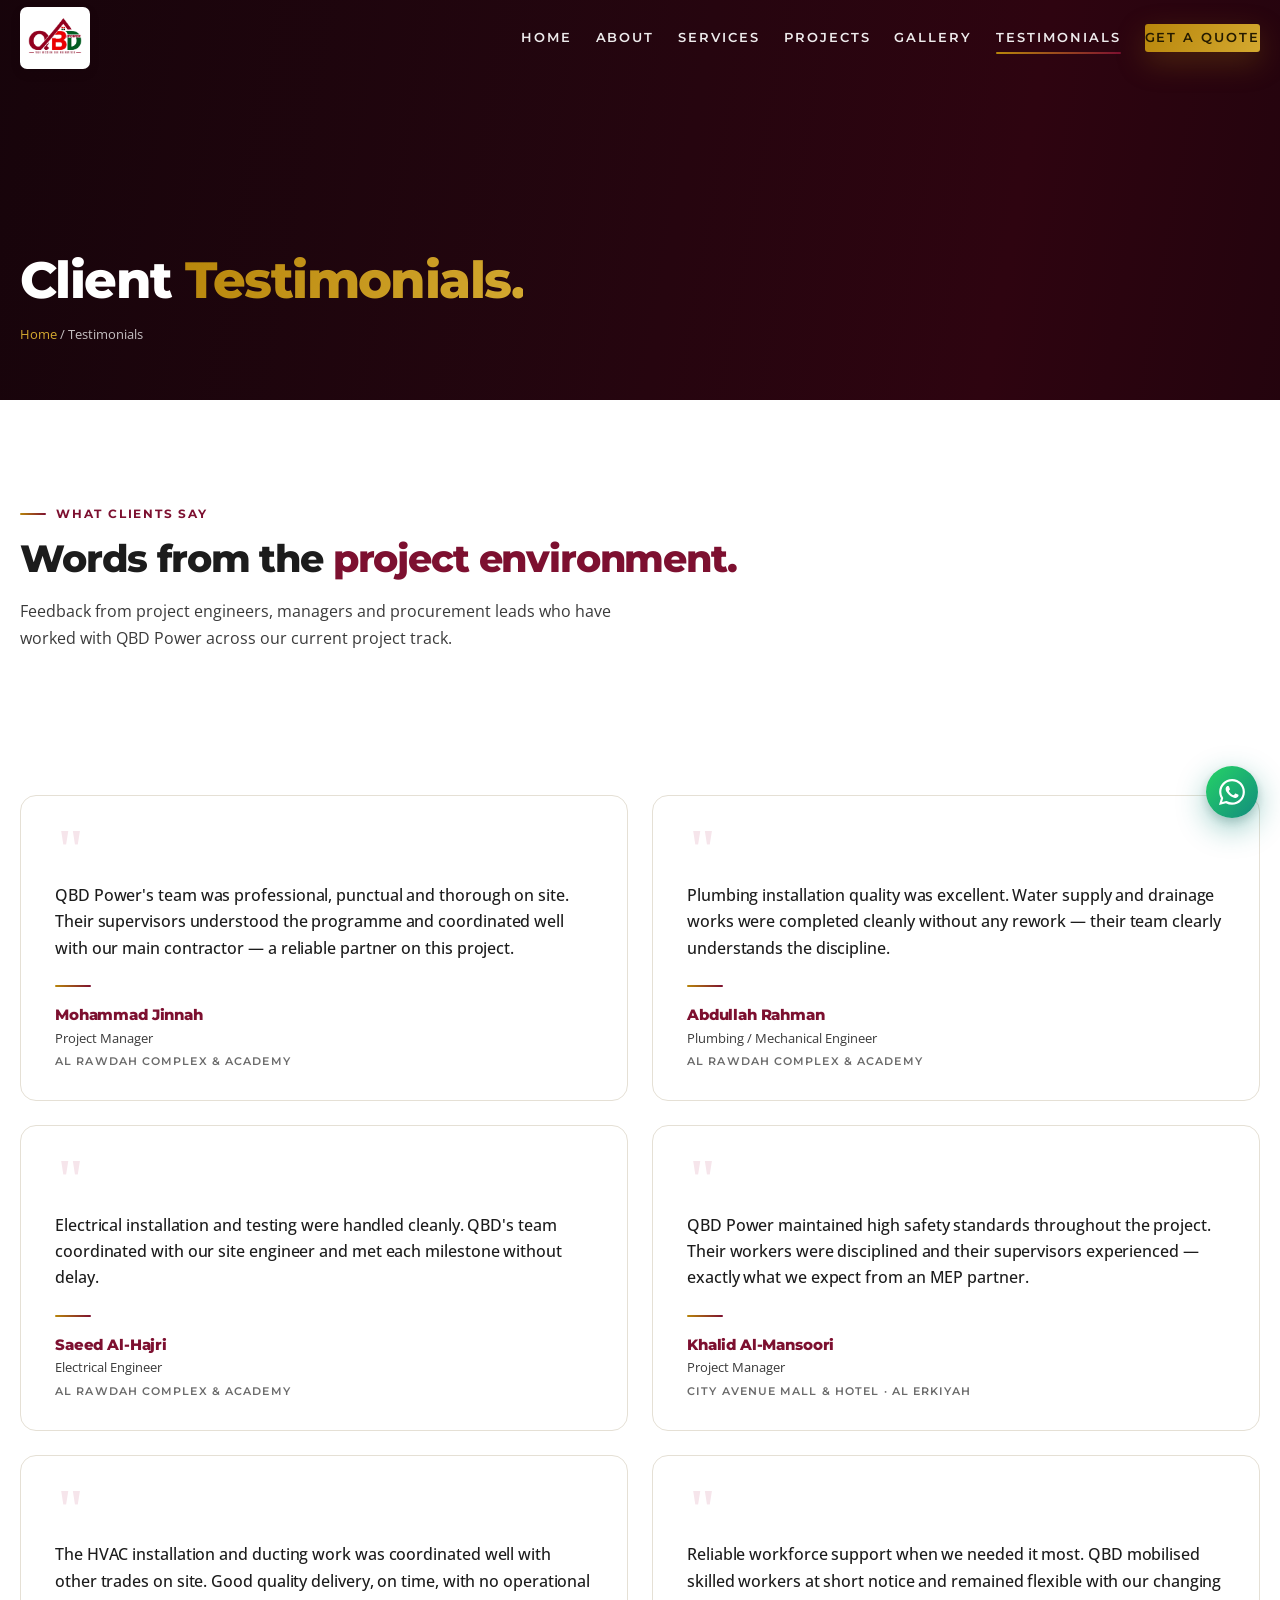
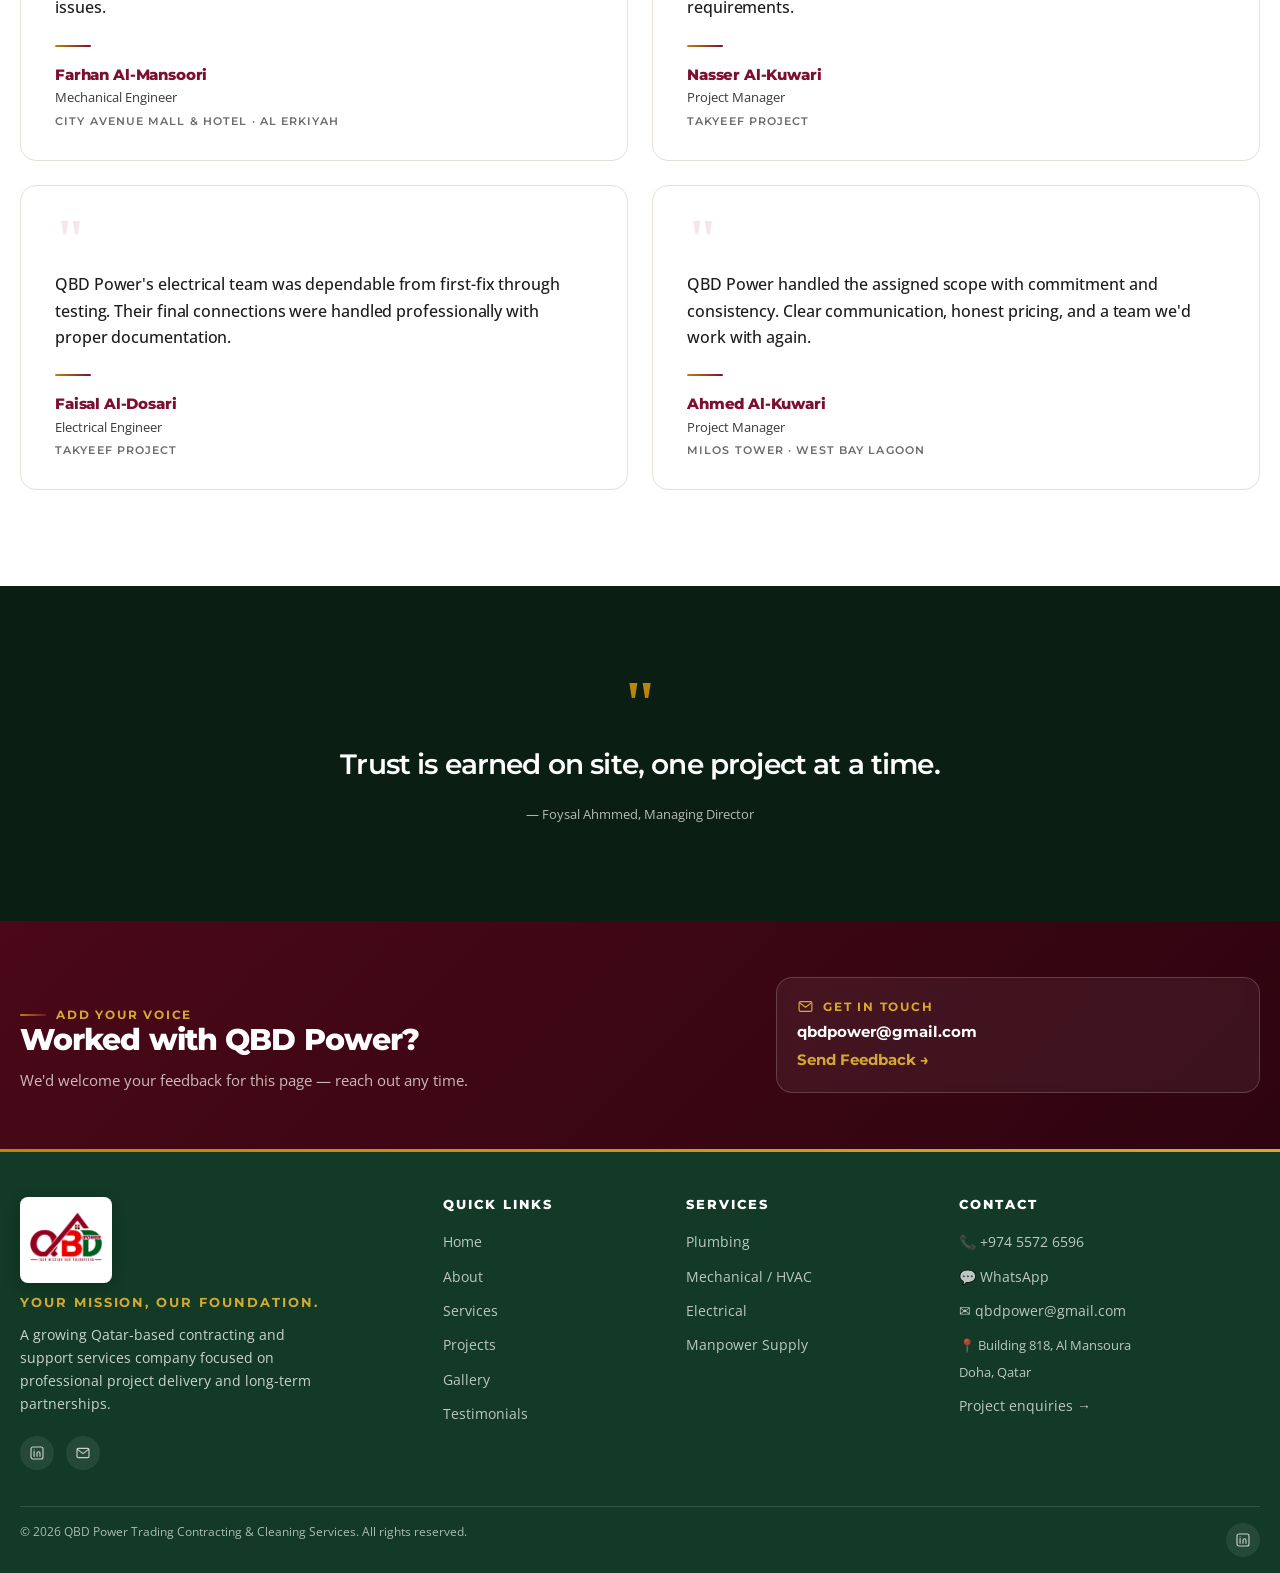
<file: pages/testimonials.html>
<!doctype html>
<html lang="en">
<head>
<meta charset="utf-8">
<meta name="viewport" content="width=device-width, initial-scale=1">
<title>Client Testimonials | QBD Power</title>
<meta name="description" content="Feedback from project managers and engineers who have worked with QBD Power across Lusail and Doha, Qatar.">
<meta name="theme-color" content="#8A1538">
<link rel="icon" href="../assets/img/favicon.svg" type="image/svg+xml">
<link rel="stylesheet" href="../css/style.css">
</head>
<body>
<header class="site-header">
  <div class="container header-inner">
    <a class="brand" href="../index.html" aria-label="QBD Power home">
      <img src="../assets/img/logo.png" alt="QBD Power" onerror="this.onerror=null;this.src='../assets/img/logo-placeholder.svg'">
    </a>
    <nav class="nav" aria-label="Primary navigation">
      <a href="../index.html">Home</a>
      <a href="about.html">About</a>
      <a href="services.html">Services</a>
      <a href="projects.html">Projects</a>
      <a href="gallery.html">Gallery</a>
      <a href="testimonials.html" aria-current="page">Testimonials</a>
      <a class="nav-cta" href="contact.html">Get a Quote</a>
    </nav>
    <button class="menu-btn" aria-label="Open navigation" aria-controls="mobilePanel" aria-expanded="false">☰</button>
  </div>
</header>
<div class="mobile-panel" id="mobilePanel">
  <button class="mobile-close" aria-label="Close navigation">×</button>
  <a href="../index.html">Home</a>
  <a href="about.html">About</a>
  <a href="services.html">Services</a>
  <a href="projects.html">Projects</a>
  <a href="gallery.html">Gallery</a>
  <a href="testimonials.html">Testimonials</a>
  <a class="btn btn--gold" href="contact.html">Get a Quote</a>
</div>
<main>

<!-- ========== PAGE HERO ========== -->
<section class="page-hero" style="--hero-bg:url('https://images.unsplash.com/photo-1503387762-592deb58ef4e?q=80&w=2070&auto=format&fit=crop')"><div class="container"><h1>Client <span>Testimonials.</span></h1><p class="breadcrumb"><a href="../index.html">Home</a> / Testimonials</p></div></section>

<!-- ========== INTRO ========== -->
<section class="section">
  <div class="container">
    <div class="section-head reveal">
      <span class="eyebrow">What Clients Say</span>
      <h2 class="section-title">Words from the <span class="accent">project environment.</span></h2>
      <p class="section-subtitle">Feedback from project engineers, managers and procurement leads who have worked with QBD Power across our current project track.</p>
    </div>
  </div>
</section>

<!-- ========== TESTIMONIALS EDITORIAL ========== -->
<section class="section" style="padding-top:0">
  <div class="container">
    <div class="testimonials-editorial">

      <!-- 1 · Mohammad Jinnah -->
      <article class="testimonial-editorial reveal">
        <span class="testimonial-editorial__mark" aria-hidden="true">"</span>
        <p class="testimonial-editorial__quote">QBD Power's team was professional, punctual and thorough on site. Their supervisors understood the programme and coordinated well with our main contractor — a reliable partner on this project.</p>
        <span class="testimonial-editorial__divider"></span>
        <div class="testimonial-editorial__person">
          <strong>Mohammad Jinnah</strong>
          <span>Project Manager</span>
          <em>Al Rawdah Complex &amp; Academy</em>
        </div>
      </article>

      <!-- 2 · Abdullah Rahman -->
      <article class="testimonial-editorial reveal">
        <span class="testimonial-editorial__mark" aria-hidden="true">"</span>
        <p class="testimonial-editorial__quote">Plumbing installation quality was excellent. Water supply and drainage works were completed cleanly without any rework — their team clearly understands the discipline.</p>
        <span class="testimonial-editorial__divider"></span>
        <div class="testimonial-editorial__person">
          <strong>Abdullah Rahman</strong>
          <span>Plumbing / Mechanical Engineer</span>
          <em>Al Rawdah Complex &amp; Academy</em>
        </div>
      </article>

      <!-- 3 · Saeed Al-Hajri -->
      <article class="testimonial-editorial reveal">
        <span class="testimonial-editorial__mark" aria-hidden="true">"</span>
        <p class="testimonial-editorial__quote">Electrical installation and testing were handled cleanly. QBD's team coordinated with our site engineer and met each milestone without delay.</p>
        <span class="testimonial-editorial__divider"></span>
        <div class="testimonial-editorial__person">
          <strong>Saeed Al-Hajri</strong>
          <span>Electrical Engineer</span>
          <em>Al Rawdah Complex &amp; Academy</em>
        </div>
      </article>

      <!-- 4 · Khalid Al-Mansoori -->
      <article class="testimonial-editorial reveal">
        <span class="testimonial-editorial__mark" aria-hidden="true">"</span>
        <p class="testimonial-editorial__quote">QBD Power maintained high safety standards throughout the project. Their workers were disciplined and their supervisors experienced — exactly what we expect from an MEP partner.</p>
        <span class="testimonial-editorial__divider"></span>
        <div class="testimonial-editorial__person">
          <strong>Khalid Al-Mansoori</strong>
          <span>Project Manager</span>
          <em>City Avenue Mall &amp; Hotel · Al Erkiyah</em>
        </div>
      </article>

      <!-- 5 · Farhan Al-Mansoori -->
      <article class="testimonial-editorial reveal">
        <span class="testimonial-editorial__mark" aria-hidden="true">"</span>
        <p class="testimonial-editorial__quote">The HVAC installation and ducting work was coordinated well with other trades on site. Good quality delivery, on time, with no operational issues.</p>
        <span class="testimonial-editorial__divider"></span>
        <div class="testimonial-editorial__person">
          <strong>Farhan Al-Mansoori</strong>
          <span>Mechanical Engineer</span>
          <em>City Avenue Mall &amp; Hotel · Al Erkiyah</em>
        </div>
      </article>

      <!-- 6 · Nasser Al-Kuwari -->
      <article class="testimonial-editorial reveal">
        <span class="testimonial-editorial__mark" aria-hidden="true">"</span>
        <p class="testimonial-editorial__quote">Reliable workforce support when we needed it most. QBD mobilised skilled workers at short notice and remained flexible with our changing requirements.</p>
        <span class="testimonial-editorial__divider"></span>
        <div class="testimonial-editorial__person">
          <strong>Nasser Al-Kuwari</strong>
          <span>Project Manager</span>
          <em>Takyeef Project</em>
        </div>
      </article>

      <!-- 7 · Faisal Al-Dosari -->
      <article class="testimonial-editorial reveal">
        <span class="testimonial-editorial__mark" aria-hidden="true">"</span>
        <p class="testimonial-editorial__quote">QBD Power's electrical team was dependable from first-fix through testing. Their final connections were handled professionally with proper documentation.</p>
        <span class="testimonial-editorial__divider"></span>
        <div class="testimonial-editorial__person">
          <strong>Faisal Al-Dosari</strong>
          <span>Electrical Engineer</span>
          <em>Takyeef Project</em>
        </div>
      </article>

      <!-- 8 · Ahmed Al-Kuwari -->
      <article class="testimonial-editorial reveal">
        <span class="testimonial-editorial__mark" aria-hidden="true">"</span>
        <p class="testimonial-editorial__quote">QBD Power handled the assigned scope with commitment and consistency. Clear communication, honest pricing, and a team we'd work with again.</p>
        <span class="testimonial-editorial__divider"></span>
        <div class="testimonial-editorial__person">
          <strong>Ahmed Al-Kuwari</strong>
          <span>Project Manager</span>
          <em>Milos Tower · West Bay Lagoon</em>
        </div>
      </article>

    </div>
  </div>
</section>

<!-- ========== QUOTE SECTION ========== -->
<section class="section section--dark">
  <div class="container quote-box reveal">
    <div class="quote-mark">"</div>
    <blockquote>Trust is earned on site, one project at a time.</blockquote>
    <cite>— Foysal Ahmmed, Managing Director</cite>
  </div>
</section>

<!-- ========== CTA (COMPACT) ========== -->
<section class="section cta cta--crimson cta--compact">
  <div class="container cta-grid">
    <div class="reveal">
      <span class="eyebrow">Add Your Voice</span>
      <h2>Worked with QBD Power?</h2>
      <p>We'd welcome your feedback for this page — reach out any time.</p>
    </div>
    <div class="cta-card reveal">
      <strong><svg viewBox="0 0 24 24" fill="none" stroke="currentColor" stroke-width="1.7" stroke-linecap="round" stroke-linejoin="round"><rect x="3" y="5" width="18" height="14" rx="2"/><path d="m4 7 8 6 8-6"/></svg> Get in touch</strong>
      <a href="mailto:qbdpower@gmail.com">qbdpower@gmail.com</a>
      <a href="contact.html" style="margin-top:6px;color:var(--gold-soft)">Send Feedback →</a>
    </div>
  </div>
</section>

</main>
<footer class="site-footer">
  <div class="container">
    <div class="footer-grid">
      <div>
        <img class="footer-logo" src="../assets/img/logo.png" alt="QBD Power" onerror="this.onerror=null;this.src='../assets/img/logo-placeholder.svg'">
        <div class="footer-tagline">Your Mission, Our Foundation.</div>
        <p class="footer-copy">A growing Qatar-based contracting and support services company focused on professional project delivery and long-term partnerships.</p>
        <div class="socials" style="margin-top:20px">
          <a href="https://www.linkedin.com/company/109054218/" target="_blank" rel="noopener" aria-label="LinkedIn"><svg viewBox="0 0 24 24" fill="none" stroke="currentColor" stroke-width="1.7" stroke-linecap="round" stroke-linejoin="round"><rect x="3" y="3" width="18" height="18" rx="3"/><path d="M7.6 10v7M7.6 7.2v.02M12 17v-4.2c0-1.6 1-2.6 2.4-2.6 1.3 0 2.1.9 2.1 2.6V17"/></svg></a>
          <a href="mailto:qbdpower@gmail.com" aria-label="Email"><svg viewBox="0 0 24 24" fill="none" stroke="currentColor" stroke-width="1.7" stroke-linecap="round" stroke-linejoin="round"><rect x="3" y="5" width="18" height="14" rx="2"/><path d="m4 7 8 6 8-6"/></svg></a>
        </div>
      </div>
      <div>
        <h3>Quick Links</h3>
        <ul class="footer-links">
          <li><a href="../index.html">Home</a></li>
          <li><a href="about.html">About</a></li>
          <li><a href="services.html">Services</a></li>
          <li><a href="projects.html">Projects</a></li>
          <li><a href="gallery.html">Gallery</a></li>
          <li><a href="testimonials.html">Testimonials</a></li>
        </ul>
      </div>
      <div>
        <h3>Services</h3>
        <ul class="footer-links">
          <li><a href="services.html">Plumbing</a></li>
          <li><a href="services.html">Mechanical / HVAC</a></li>
          <li><a href="services.html">Electrical</a></li>
          <li><a href="services.html">Manpower Supply</a></li>
        </ul>
      </div>
      <div>
        <h3>Contact</h3>
        <ul class="footer-links">
          <li><a href="tel:+97455726596">📞 +974 5572 6596</a></li>
          <li><a href="https://wa.me/97455726596" target="_blank" rel="noopener">💬 WhatsApp</a></li>
          <li><a href="mailto:qbdpower@gmail.com">✉ qbdpower@gmail.com</a></li>
          <li><span style="color:rgba(255,255,255,.72);font-size:.8125rem;line-height:1.5">📍 Building 818, Al Mansoura<br>Doha, Qatar</span></li>
          <li><a href="contact.html">Project enquiries →</a></li>
        </ul>
      </div>
    </div>
    <div class="footer-bottom">
      <span>© 2026 QBD Power Trading Contracting &amp; Cleaning Services. All rights reserved.</span>
      <div class="socials">
        <a href="https://www.linkedin.com/company/109054218/" target="_blank" rel="noopener" aria-label="LinkedIn"><svg viewBox="0 0 24 24" fill="none" stroke="currentColor" stroke-width="1.7" stroke-linecap="round" stroke-linejoin="round"><rect x="3" y="3" width="18" height="18" rx="3"/><path d="M7.6 10v7M7.6 7.2v.02M12 17v-4.2c0-1.6 1-2.6 2.4-2.6 1.3 0 2.1.9 2.1 2.6V17"/></svg></a>
      </div>
    </div>
  </div>
</footer>
<a class="whatsapp-float" href="https://wa.me/97455726596?text=Hello%20QBD%20Power%2C%20I%27d%20like%20to%20enquire%20about%20a%20project." target="_blank" rel="noopener" aria-label="Chat on WhatsApp">
  <svg viewBox="0 0 24 24" fill="currentColor" aria-hidden="true"><path d="M17.47 14.38c-.3-.15-1.75-.86-2.02-.96-.27-.1-.47-.15-.67.15-.2.3-.77.96-.94 1.16-.17.2-.35.22-.65.07-.3-.15-1.25-.46-2.38-1.47-.88-.78-1.48-1.75-1.65-2.05-.17-.3-.02-.46.13-.6.13-.13.3-.35.45-.52.15-.17.2-.3.3-.5.1-.2.05-.37-.03-.52-.07-.15-.65-1.6-.9-2.19-.23-.57-.47-.5-.65-.5h-.55c-.2 0-.5.07-.77.37-.27.3-1.02 1-1.02 2.43s1.05 2.82 1.2 3.02c.15.2 2.06 3.15 5 4.42.7.3 1.24.48 1.67.62.7.22 1.34.2 1.84.12.56-.08 1.75-.72 2-1.42.25-.7.25-1.3.17-1.42-.07-.13-.27-.2-.57-.35Z"/><path d="M20.52 3.48A11.87 11.87 0 0 0 12.04 0C5.5 0 .18 5.32.18 11.86c0 2.09.55 4.13 1.6 5.93L0 24l6.36-1.67a11.85 11.85 0 0 0 5.68 1.45h.01c6.54 0 11.86-5.32 11.86-11.86 0-3.17-1.23-6.15-3.39-8.44ZM12.04 21.79h-.01a9.86 9.86 0 0 1-5.03-1.38l-.36-.21-3.74.98 1-3.65-.24-.37a9.85 9.85 0 0 1-1.51-5.25c0-5.44 4.43-9.87 9.88-9.87 2.64 0 5.12 1.03 6.98 2.9a9.82 9.82 0 0 1 2.89 6.98c0 5.44-4.43 9.87-9.87 9.87Z"/></svg>
</a>
<button class="to-top" aria-label="Back to top"><svg viewBox="0 0 24 24" style="transform:rotate(-90deg)" fill="none" stroke="currentColor" stroke-width="1.7" stroke-linecap="round" stroke-linejoin="round"><path d="M5 12h14M13 6l6 6-6 6"/></svg></button>
<script src="../js/script.js"></script>
</body>
</html>
</file>
<file: css/style.css>
@import url('https://fonts.googleapis.com/css2?family=Open+Sans:wght@400;500;600;700&family=Montserrat:wght@500;600;700;800&display=swap');

/* ============================================================
   QBD POWER — DESIGN TOKENS
============================================================ */
:root{
  --crimson:#7D1030;
  --crimson-deep:#4A0818;
  --crimson-darker:#2E0410;
  --crimson-soft:#9E1B42;
  --crimson-tint:#F6E5EB;

  --forest:#1B4D2E;
  --forest-deep:#0A1E13;
  --forest-soft:#2E6B45;
  --forest-tint:#E5EEE8;

  --gold:#B8860B;
  --gold-soft:#D4A930;
  --gold-bright:#E8C56A;
  --gold-pale:#FBF1D7;

  --charcoal:#1C1C1C;
  --ink:#1C1C1C;
  --dark-gray:#3A3A3A;
  --mid-gray:#6B6B6B;
  --line:#E5E0D5;
  --line-soft:#EFEAE0;
  --off-white:#FAFAF8;
  --sand:#F5EFE6;
  --cream:#FBF7F0;
  --white:#fff;

  --shadow-sm:0 6px 20px rgba(20,14,10,.08);
  --shadow-md:0 18px 46px rgba(20,14,10,.14);
  --shadow-lg:0 30px 80px rgba(20,14,10,.22);
  --shadow-gold:0 10px 30px rgba(184,134,11,.25);
  --shadow-maroon:0 12px 32px rgba(74,8,24,.22);

  --grad-brand:linear-gradient(135deg,#7D1030 0%,#4A0818 55%,#0A1E13 130%);
  --grad-brand-dark:linear-gradient(135deg,#4A0818 0%,#2E0410 100%);
  --grad-gold:linear-gradient(120deg,#B8860B 0%,#D4A930 100%);
  --grad-line:linear-gradient(90deg,#B8860B 0%,#7D1030 100%);

  --radius:16px;
  --radius-sm:10px;
  --max:1260px;
  --ease:cubic-bezier(.2,.8,.24,1);
  --ease-soft:cubic-bezier(.4,.0,.2,1);
}

*{box-sizing:border-box;margin:0;padding:0}
html{scroll-behavior:smooth}
svg{width:20px;height:20px;flex-shrink:0}
body{
  font-family:'Open Sans',Arial,sans-serif;
  color:var(--ink);
  background:var(--white);
  line-height:1.65;
  overflow-x:hidden;
  -webkit-font-smoothing:antialiased;
}
body.nav-open{overflow:hidden}
img{display:block;max-width:100%}
a{color:inherit;text-decoration:none}
button,input,textarea,select{font:inherit;font-family:'Open Sans',Arial,sans-serif}
button{border:0;background:none;cursor:pointer}
ul{list-style:none}
.container{width:min(var(--max),calc(100% - 40px));margin-inline:auto}
::selection{background:var(--gold);color:#fff}
:focus-visible{outline:2px solid var(--gold);outline-offset:3px}

/* ============================================================
   SECTION SHELLS
============================================================ */
.section{padding:96px 0}
.section--sand{background:var(--sand)}
.section--dark{background:var(--forest-deep);color:var(--white)}
.section--charcoal{background:var(--charcoal);color:var(--white)}
.section--light{background:var(--white);color:var(--ink)}

.eyebrow{
  display:inline-flex;align-items:center;gap:10px;
  color:var(--crimson);
  font:700 .75rem/1.2 'Montserrat',sans-serif;
  letter-spacing:.15em;text-transform:uppercase;
}
.eyebrow::before{content:"";width:26px;height:2px;background:var(--grad-line);border-radius:2px}
.section--dark .eyebrow,.section--charcoal .eyebrow{color:var(--gold-soft)}

.section-title{
  margin-top:14px;
  font:800 clamp(1.625rem,3vw,2.5rem)/1.2 'Montserrat',sans-serif;
  letter-spacing:-.03em;
  color:var(--charcoal);
}
.section--dark .section-title,.section--charcoal .section-title{color:var(--white)}
.section-title .accent{color:var(--crimson)}
.section-title .gold{
  background:var(--grad-gold);
  -webkit-background-clip:text;background-clip:text;color:transparent;
}
.section-subtitle{max-width:640px;margin-top:16px;color:var(--dark-gray);font-size:1rem;line-height:1.65}
.section--dark .section-subtitle,.section--charcoal .section-subtitle{color:rgba(255,255,255,.72)}
.section-head{max-width:760px;margin-bottom:48px}

.text-link{
  display:inline-flex;align-items:center;gap:8px;
  margin-top:20px;color:var(--crimson);
  font:700 .8125rem 'Montserrat',sans-serif;text-transform:uppercase;letter-spacing:.15em;
  position:relative;padding-bottom:3px;
}
.text-link::after{content:"→";transition:transform .3s var(--ease)}
.text-link:hover::after{transform:translateX(5px)}
.text-link span{position:relative}
.text-link span::after{content:"";position:absolute;left:0;right:100%;bottom:-4px;height:1.5px;background:var(--gold);transition:right .3s var(--ease)}
.text-link:hover span::after{right:0}

/* ============================================================
   BUTTONS
============================================================ */
.btn{
  position:relative;
  display:inline-flex;align-items:center;justify-content:center;gap:8px;
  min-height:50px;padding:0 24px;border:1px solid transparent;border-radius:3px;
  font:700 .8125rem 'Montserrat',sans-serif;letter-spacing:.15em;text-transform:uppercase;
  transition:transform .3s var(--ease),box-shadow .3s var(--ease),background .3s var(--ease),color .3s var(--ease),border-color .3s var(--ease);
  cursor:pointer;overflow:hidden;isolation:isolate;
}
.btn:hover{transform:translateY(-3px)}
.btn--primary{background:var(--grad-brand-dark);color:var(--white);box-shadow:var(--shadow-maroon)}
.btn--primary:hover{box-shadow:0 16px 40px rgba(74,8,24,.4)}
.btn--gold{background:var(--grad-gold);color:#241a00;box-shadow:var(--shadow-gold)}
.btn--gold:hover{box-shadow:0 16px 40px rgba(184,134,11,.4)}
.btn--outline{border-color:rgba(255,255,255,.5);color:var(--white);background:rgba(255,255,255,.04);backdrop-filter:blur(6px)}
.btn--outline:hover{border-color:var(--gold-soft);background:rgba(255,255,255,.1)}
.btn--dark{background:var(--charcoal);color:var(--white)}
.btn--dark:hover{background:#000}
.btn-row{display:flex;flex-wrap:wrap;gap:12px;margin-top:30px}

/* ============================================================
   HEADER / NAV
============================================================ */
.site-header{
  position:fixed;inset:0 0 auto;z-index:1000;
  border-bottom:1px solid transparent;
  transition:background .35s var(--ease),box-shadow .35s var(--ease),border-color .35s var(--ease);
}
.site-header.is-scrolled{background:rgba(255,255,255,.92);backdrop-filter:blur(18px) saturate(1.4);border-color:rgba(20,14,10,.08);box-shadow:0 8px 30px rgba(0,0,0,.06)}
.header-inner{height:76px;display:flex;align-items:center;justify-content:space-between}
.brand{
  display:inline-flex;align-items:center;justify-content:center;
  padding:4px 8px;background:#ffffff;border-radius:7px;
  box-shadow:0 4px 12px rgba(0,0,0,.08);
  transition:transform .3s var(--ease),padding .35s var(--ease),background .35s var(--ease),box-shadow .35s var(--ease);
}
.brand:hover{transform:translateY(-1px)}
.brand img{width:54px;height:auto;display:block}
.site-header.is-scrolled .brand{padding:0;background:transparent;box-shadow:none}
.nav{display:flex;align-items:center;gap:24px}
.nav a{position:relative;color:rgba(255,255,255,.92);font:600 .8125rem 'Montserrat',sans-serif;text-transform:uppercase;letter-spacing:.15em;padding:6px 0;line-height:1.2}
.site-header.is-scrolled .nav a{color:var(--charcoal)}
.nav a:not(.nav-cta)::after{
  content:"";position:absolute;left:0;right:100%;bottom:-2px;height:2px;background:var(--grad-line);border-radius:2px;
  transition:right .3s var(--ease)
}
.nav a:not(.nav-cta):hover::after,.nav a[aria-current="page"]:not(.nav-cta)::after{right:0}
.nav-cta{padding:11px 18px;background:var(--grad-gold);color:#241a00!important;border-radius:3px;box-shadow:var(--shadow-gold);transition:transform .3s var(--ease),box-shadow .3s var(--ease)}
.nav-cta:hover{transform:translateY(-2px);box-shadow:0 14px 30px rgba(184,134,11,.4)}
.menu-btn{display:none;width:44px;height:44px;color:var(--white);font-size:1.25rem;transition:transform .25s var(--ease)}
.menu-btn:hover{transform:scale(1.08)}
.site-header.is-scrolled .menu-btn{color:var(--charcoal)}

.mobile-panel{display:none}
@media(max-width:860px){
  .mobile-panel{
    position:fixed;inset:0;background:linear-gradient(160deg,#141312,#1c1c1c 60%,#12200f);z-index:999;
    display:flex;flex-direction:column;justify-content:center;align-items:center;gap:20px;
    opacity:0;visibility:hidden;transition:opacity .35s var(--ease),visibility .35s var(--ease);
    padding:24px;
  }
  .mobile-panel.is-open{opacity:1;visibility:visible}
  .mobile-panel a{color:var(--white);font:700 1.05rem 'Montserrat',sans-serif;text-transform:uppercase;letter-spacing:.15em;padding:8px 0;position:relative}
  .mobile-panel a:active{color:var(--gold-soft)}
  .mobile-panel .mobile-close{position:absolute;right:20px;top:18px;color:var(--white);font-size:1.75rem;width:44px;height:44px}
}

/* ============================================================
   HERO
============================================================ */
.hero{
  position:relative;min-height:640px;height:100svh;max-height:960px;
  display:flex;align-items:center;overflow:hidden;background:var(--charcoal);color:var(--white)
}
.hero-slide{
  position:absolute;inset:0;
  opacity:0;visibility:hidden;pointer-events:none;z-index:1;
  transition:opacity 1.1s cubic-bezier(.4,0,.2,1),visibility 1.1s;
}
.hero-slide.is-active{opacity:1;visibility:visible;pointer-events:auto;z-index:2}
.hero-media{position:absolute;inset:0;overflow:hidden}
.hero-media__img,.hero-slide__bg{
  position:absolute;inset:0;
  background-position:center;background-size:cover;
  transform:scale(1.08);
  transition:transform 8s cubic-bezier(.2,.8,.24,1);
}
.hero-media__img{width:100%;height:100%;object-fit:cover}
.hero-slide.is-active .hero-media__img,
.hero-slide.is-active .hero-slide__bg{transform:scale(1)}
.hero-media__video{position:absolute;inset:0;width:100%;height:100%;object-fit:cover;opacity:0;transition:opacity 1.1s var(--ease-soft)}
.hero-media__video.is-loaded{opacity:1}
.hero-slide__overlay{position:absolute;inset:0;background:linear-gradient(100deg,rgba(8,9,8,.92) 0%,rgba(8,9,8,.62) 45%,rgba(8,9,8,.32) 78%,rgba(8,9,8,.24) 100%)}
.hero-content{position:relative;z-index:2;padding-top:76px;max-width:860px}

.hero-slide .hero-kicker,
.hero-slide h1,
.hero-slide p,
.hero-slide .hero-meta,
.hero-slide .btn-row{opacity:0;transform:translateY(-22px)}

.hero-slide.is-active .hero-kicker{animation:heroTextDrop .7s cubic-bezier(.2,.8,.24,1) .1s forwards}
.hero-slide.is-active h1{animation:heroTextDrop .85s cubic-bezier(.2,.8,.24,1) .2s forwards}
.hero-slide.is-active p{animation:heroTextDrop .85s cubic-bezier(.2,.8,.24,1) .35s forwards}
.hero-slide.is-active .hero-meta{animation:heroTextDrop .8s cubic-bezier(.2,.8,.24,1) .5s forwards}
.hero-slide.is-active .btn-row{animation:heroTextDrop .8s cubic-bezier(.2,.8,.24,1) .65s forwards}

@keyframes heroTextDrop{
  from{opacity:0;transform:translateY(-22px)}
  to{opacity:1;transform:translateY(0)}
}

.hero-kicker{display:inline-flex;align-items:center;gap:8px;font:700 .8125rem 'Montserrat',sans-serif;letter-spacing:.15em;text-transform:uppercase;color:var(--gold-soft);line-height:1.2}
.hero h1{margin-top:18px;max-width:800px;font:800 clamp(2.25rem,4.5vw,4.25rem)/1.05 'Montserrat',sans-serif;letter-spacing:-.03em}
.hero h1 span{background:var(--grad-gold);-webkit-background-clip:text;background-clip:text;color:transparent}
.hero p{max-width:640px;margin-top:20px;color:rgba(255,255,255,.82);font-size:1rem;line-height:1.65}
.hero-meta{display:flex;flex-wrap:wrap;gap:20px;margin-top:26px;color:rgba(255,255,255,.85);font:600 .8125rem 'Montserrat',sans-serif;letter-spacing:.05em;text-transform:uppercase;line-height:1.5}
.hero-meta span{display:inline-flex;align-items:center;gap:8px;padding:9px 14px;background:rgba(255,255,255,.08);border:1px solid rgba(255,255,255,.16);border-radius:30px;backdrop-filter:blur(10px)}
.hero-meta span svg{width:17px;height:17px;color:var(--gold-soft)}
.hero-meta i{color:var(--gold-soft);font-style:normal}

.hero-controls{position:absolute;right:28px;bottom:34px;z-index:3;display:flex;align-items:center;gap:10px}
.hero-arrow{width:44px;height:44px;border:1px solid rgba(255,255,255,.3);background:rgba(0,0,0,.2);color:var(--white);cursor:pointer;border-radius:50%;transition:background .3s var(--ease),border-color .3s var(--ease),transform .3s var(--ease)}
.hero-arrow:hover{background:var(--gold);border-color:var(--gold);color:#241a00;transform:scale(1.06)}
.hero-counter{min-width:96px;color:rgba(255,255,255,.72);font:600 .8125rem 'Montserrat',sans-serif;letter-spacing:.15em}
.hero-progress{position:absolute;left:28px;bottom:38px;z-index:3;display:flex;gap:7px}
.hero-progress button{width:34px;height:3px;background:rgba(255,255,255,.28);cursor:pointer;border-radius:2px;transition:background .3s var(--ease),width .3s var(--ease)}
.hero-progress button.is-active{background:var(--grad-gold);width:44px}
.scroll-cue{position:absolute;left:50%;bottom:24px;transform:translateX(-50%);z-index:3;display:flex;flex-direction:column;align-items:center;gap:8px;color:rgba(255,255,255,.6);font:600 .75rem 'Montserrat',sans-serif;letter-spacing:.15em;text-transform:uppercase;animation:bob 2.4s ease-in-out infinite}
@keyframes bob{0%,100%{transform:translate(-50%,0)}50%{transform:translate(-50%,6px)}}

/* ============================================================
   REVEAL / MOTION
============================================================ */
.reveal{opacity:0;transform:translateY(22px);transition:opacity .7s var(--ease),transform .7s var(--ease)}
.reveal.is-visible{opacity:1;transform:none}
@media (prefers-reduced-motion:reduce){
  html{scroll-behavior:auto}
  *,*::before,*::after{animation:none!important;transition:none!important}
  .reveal{opacity:1;transform:none}
}

/* ============================================================
   INTRO / ABOUT SPLIT
============================================================ */
.intro-grid{display:grid;grid-template-columns:.92fr 1.08fr;gap:70px;align-items:center}
.intro-visual{position:relative;min-height:460px;background:var(--charcoal);overflow:hidden;border-radius:var(--radius);box-shadow:var(--shadow-lg)}
.intro-visual img{width:100%;height:460px;object-fit:cover;object-position:center 30%;transition:transform .8s var(--ease)}
.intro-visual:hover img{transform:scale(1.04)}
.md-quote{
  position:absolute;left:20px;right:20px;bottom:20px;max-width:320px;
  padding:14px 16px;background:rgba(10,6,8,.82);
  backdrop-filter:blur(12px);border-left:3px solid var(--gold);
  color:var(--white);box-shadow:0 12px 30px rgba(0,0,0,.3);
  border-radius:0 6px 6px 0;
}
.md-quote blockquote{font:500 .875rem/1.5 'Open Sans',Arial,sans-serif;font-style:italic;color:rgba(255,255,255,.92)}
.md-quote cite{display:block;margin-top:8px;font:700 .6875rem 'Montserrat',sans-serif;letter-spacing:.05em;color:var(--gold-soft);font-style:normal;text-transform:uppercase;line-height:1.2}
.intro-copy p{margin-top:16px;color:var(--dark-gray);line-height:1.65}
.metric-row{display:grid;grid-template-columns:repeat(3,1fr);gap:1px;margin-top:32px;background:var(--line);border:1px solid var(--line);border-radius:var(--radius-sm);overflow:hidden}
.metric{background:var(--white);padding:20px;text-align:center;transition:background .3s var(--ease)}
.metric:hover{background:var(--crimson-tint)}
.metric strong{display:block;font:800 2rem 'Montserrat',sans-serif;color:var(--crimson);line-height:1.2}
.metric span{display:block;margin-top:4px;color:var(--mid-gray);font-size:.75rem;text-transform:uppercase;letter-spacing:.05em}

/* ============================================================
   VALUES
============================================================ */
.values-grid{display:grid;grid-template-columns:repeat(3,1fr);gap:16px}
.value{padding:32px 28px;background:var(--white);border:1px solid var(--line);border-radius:var(--radius);position:relative;transition:transform .35s var(--ease),box-shadow .35s var(--ease),border-color .35s var(--ease);overflow:hidden}
.value::before{content:"";position:absolute;left:0;top:0;height:3px;width:0;background:var(--grad-line);transition:width .4s var(--ease)}
.value:hover{transform:translateY(-8px);box-shadow:var(--shadow-md);border-color:transparent}
.value:hover::before{width:100%}
.value-icon{display:inline-flex;align-items:center;justify-content:center;width:52px;height:52px;border-radius:50%;background:var(--crimson-tint);color:var(--crimson);margin-bottom:16px;transition:background .3s var(--ease),transform .3s var(--ease),color .3s var(--ease)}
.value:hover .value-icon{background:var(--grad-gold);color:#241a00;transform:rotate(-8deg) scale(1.06)}
.value-icon svg{width:24px;height:24px}
.value h3{font:800 1.25rem/1.2 'Montserrat',sans-serif}
.value p{margin-top:10px;color:var(--dark-gray);font-size:.9375rem;line-height:1.65}

/* ============================================================
   CAPABILITIES (Homepage final)
============================================================ */
.cap-grid{display:grid;grid-template-columns:repeat(4,1fr);gap:14px;align-items:stretch}

.cap-card{
  display:flex;flex-direction:column;
  min-height:0;padding:0;
  background:var(--white);
  border:1px solid var(--line);
  border-radius:var(--radius);
  overflow:hidden;position:relative;isolation:isolate;
  transition:transform .35s var(--ease),box-shadow .35s var(--ease),border-color .35s var(--ease);
}
.cap-card::after{display:none}
.cap-card:hover{
  transform:translateY(-6px);
  box-shadow:var(--shadow-lg);
  color:inherit;
  border-color:rgba(125,16,48,.18);
}
.cap-card > *{position:relative;z-index:1}

.cap-card__media{position:relative;width:100%;height:200px;overflow:hidden;background:var(--charcoal);flex-shrink:0}
.cap-card__media img{width:100%;height:100%;object-fit:cover;object-position:center;display:block;transition:transform .7s var(--ease)}
.cap-card:hover .cap-card__media img{transform:scale(1.05)}
.cap-card__media::after{content:"";position:absolute;inset:0;background:linear-gradient(180deg,rgba(0,0,0,0) 40%,rgba(10,6,8,.65) 100%);pointer-events:none}
.cap-card__tag{position:absolute;left:16px;bottom:14px;z-index:2;color:var(--white);font:700 .6875rem 'Montserrat',sans-serif;letter-spacing:.13em;text-transform:uppercase;text-shadow:0 1px 8px rgba(0,0,0,.4)}

.cap-card__body{padding:0 22px 22px;display:flex;flex-direction:column;flex:1 1 auto}
.cap-card__icon{
  width:44px;height:44px;display:inline-flex;align-items:center;justify-content:center;
  margin-top:-22px;border:3px solid var(--white);border-radius:50%;
  background:var(--crimson-tint);color:var(--crimson);
  box-shadow:0 6px 18px rgba(0,0,0,.14);position:relative;z-index:3;
  transition:background .3s var(--ease),color .3s var(--ease);flex-shrink:0;
}
.cap-card:hover .cap-card__icon{background:var(--crimson);color:var(--white)}
.cap-card__icon svg{width:19px;height:19px}

.cap-card h3{margin-top:16px;font:800 1.0625rem/1.25 'Montserrat',sans-serif;color:var(--charcoal)}
.cap-card__body > p{margin-top:9px;color:var(--dark-gray);font-size:.875rem;line-height:1.6}

.cap-card__details{
  display:grid;grid-template-rows:0fr;opacity:0;margin-top:0;
  transition:grid-template-rows .45s cubic-bezier(.2,.8,.24,1),opacity .3s ease,margin-top .45s cubic-bezier(.2,.8,.24,1);
}
.cap-card__details > ul{min-height:0;overflow:hidden;margin:0;padding:0;list-style:none;border-top:0}
.cap-card__details li{padding:7px 0;color:var(--dark-gray);font-size:.8125rem;line-height:1.5;border-bottom:1px solid var(--line);display:flex;align-items:flex-start;gap:8px}
.cap-card__details li::before{content:"✓";flex:0 0 auto;color:var(--gold);font-weight:800}
.cap-card.is-expanded .cap-card__details{grid-template-rows:1fr;opacity:1;margin-top:16px}
.cap-card.is-expanded .cap-card__details > ul{border-top:1px solid var(--line)}

.cap-card__toggle{
  margin-top:auto;padding:14px 0 0;display:flex;align-items:center;justify-content:space-between;gap:12px;
  border:0;border-top:1px solid var(--line);background:transparent;
  color:var(--crimson);font:700 .6875rem 'Montserrat',sans-serif;
  letter-spacing:.13em;text-transform:uppercase;cursor:pointer;width:100%;text-decoration:none;
  transition:color .3s var(--ease);
}
.cap-card__toggle:hover{color:var(--forest)}
.cap-card__toggle-icon{
  display:inline-flex;align-items:center;justify-content:center;
  width:22px;height:22px;border:1px solid rgba(125,16,48,.25);border-radius:50%;
  font:400 1rem/1 'Open Sans',sans-serif;color:var(--crimson);
  transition:transform .35s var(--ease),background .35s var(--ease),color .35s var(--ease),border-color .35s var(--ease);flex-shrink:0;
}
.cap-card.is-expanded .cap-card__toggle-icon{transform:rotate(135deg);background:var(--crimson);color:var(--white);border-color:var(--crimson)}
.cap-card.is-expanded .cap-card__toggle{color:var(--charcoal)}

/* ============================================================
   PROCESS STEPS
============================================================ */
.process-grid{display:grid;grid-template-columns:repeat(4,1fr);gap:16px}
.process-step{position:relative;padding:30px 24px;background:var(--white);border:1px solid var(--line);border-radius:var(--radius);transition:transform .3s var(--ease),box-shadow .3s var(--ease)}
.process-step:hover{transform:translateY(-6px);box-shadow:var(--shadow-md)}
.process-no{display:inline-flex;align-items:center;justify-content:center;width:36px;height:36px;border-radius:50%;background:var(--crimson-tint);font:800 1rem 'Montserrat',sans-serif;color:var(--crimson);line-height:1.2}
.process-step h3{margin-top:18px;font:800 1.0625rem/1.2 'Montserrat',sans-serif}
.process-step p{margin-top:8px;color:var(--dark-gray);font-size:.875rem;line-height:1.65}

/* ============================================================
   PROJECTS (Homepage feature)
============================================================ */
.project-feature{display:grid;grid-template-columns:1.3fr .7fr;gap:16px}
.project-main{position:relative;min-height:560px;overflow:hidden;background:var(--charcoal);border-radius:var(--radius);box-shadow:var(--shadow-md)}
.project-main img{width:100%;height:560px;object-fit:cover;transition:transform .9s var(--ease)}
.project-main:hover img,.project-card:hover img{transform:scale(1.05)}
.project-main__overlay{position:absolute;inset:auto 0 0;padding:30px;background:linear-gradient(transparent,rgba(20,3,8,.94));color:var(--white)}
.project-main__overlay .tag,.project-card .tag{display:inline-flex;align-items:center;gap:6px;color:var(--gold-soft);font:700 .75rem 'Montserrat',sans-serif;letter-spacing:.15em;text-transform:uppercase}
.project-main__overlay h3{margin-top:9px;font:800 clamp(1.5rem,3vw,2.25rem)/1.2 'Montserrat',sans-serif;letter-spacing:-.03em}
.project-main__overlay p{margin-top:7px;color:rgba(255,255,255,.7);line-height:1.65}
.project-side{display:grid;gap:16px}
.project-card{position:relative;min-height:272px;overflow:hidden;background:var(--charcoal);color:var(--white);border-radius:var(--radius);box-shadow:var(--shadow-sm)}
.project-card img{width:100%;height:100%;min-height:272px;object-fit:cover;transition:transform .9s var(--ease)}
.project-card::after{content:"";position:absolute;inset:0;background:linear-gradient(transparent 28%,rgba(20,3,8,.92))}
.project-card__content{position:absolute;left:22px;right:22px;bottom:20px;z-index:2}
.project-card h3{margin-top:7px;font:800 1.125rem/1.2 'Montserrat',sans-serif}
.project-card p{margin-top:3px;color:rgba(255,255,255,.68);font-size:.8125rem;line-height:1.5}

/* ============================================================
   GROWTH TIMELINE
============================================================ */
.growth{position:relative;overflow:hidden;background:var(--white)}
.growth::before{content:"2024";position:absolute;right:-30px;top:-70px;font:800 10rem 'Montserrat',sans-serif;color:rgba(125,16,48,.04);line-height:1}
.growth .eyebrow{color:var(--crimson)}
.growth .section-title{color:var(--charcoal)}
.growth .section-subtitle{color:var(--dark-gray)}

.timeline{position:relative;display:grid;grid-template-columns:repeat(4,1fr);gap:14px;margin-top:56px}
.timeline::before{content:"";position:absolute;left:0;right:0;top:19px;height:2px;background:var(--grad-line);opacity:.55}

.timeline-item{
  position:relative;background:var(--sand);border:1px solid var(--line);border-radius:var(--radius);
  padding:26px 22px 24px;min-height:196px;
  transition:background .3s var(--ease),transform .3s var(--ease),border-color .3s var(--ease),box-shadow .3s var(--ease);
}
.timeline-item:hover{background:var(--white);transform:translateY(-6px);border-color:var(--crimson);box-shadow:var(--shadow-md)}
.timeline-item::before{
  content:"";position:absolute;left:22px;top:-33px;width:14px;height:14px;border-radius:50%;
  background:var(--grad-gold);box-shadow:0 0 0 5px var(--white),0 0 0 6px rgba(125,16,48,.35);
}
.timeline-item strong{display:block;color:var(--crimson);font:800 1.5rem/1.2 'Montserrat',sans-serif}
.timeline-item h3{margin-top:18px;font:800 1rem/1.2 'Montserrat',sans-serif;color:var(--charcoal)}
.timeline-item p{margin-top:8px;color:var(--dark-gray);font-size:.875rem;line-height:1.65}
.timeline-item:nth-child(1){transition-delay:0s}
.timeline-item:nth-child(2){transition-delay:.08s}
.timeline-item:nth-child(3){transition-delay:.16s}
.timeline-item:nth-child(4){transition-delay:.24s}

/* ============================================================
   QUOTE BOX
============================================================ */
.quote-box{max-width:860px;margin:auto;text-align:center}
.quote-mark{font:800 4rem Georgia,serif;color:var(--gold);line-height:.7}
.quote-box blockquote{margin-top:16px;font:600 clamp(1.125rem,2.25vw,1.75rem)/1.5 'Montserrat',sans-serif;letter-spacing:-.03em}
.quote-box cite{display:block;margin-top:20px;color:var(--mid-gray);font-style:normal;font-size:.8125rem;line-height:1.5}
.section--dark .quote-box cite{color:rgba(255,255,255,.7)}

/* ============================================================
   TESTIMONIALS — Editorial (inner page)
============================================================ */
.testimonials-editorial{display:grid;grid-template-columns:repeat(2,1fr);gap:24px}
.testimonial-editorial{
  position:relative;padding:38px 34px 32px;background:var(--white);
  border:1px solid var(--line);border-radius:var(--radius);
  transition:transform .35s var(--ease),box-shadow .35s var(--ease),border-color .35s var(--ease);overflow:hidden;
}
.testimonial-editorial::before{content:"";position:absolute;top:0;left:0;width:0;height:3px;background:var(--grad-line);transition:width .4s var(--ease)}
.testimonial-editorial:hover{transform:translateY(-6px);box-shadow:var(--shadow-md);border-color:transparent}
.testimonial-editorial:hover::before{width:100%}
.testimonial-editorial__mark{display:block;font:800 3.5rem/0.6 Georgia,serif;color:var(--crimson-tint);margin-bottom:14px;transition:color .35s var(--ease);user-select:none}
.testimonial-editorial:hover .testimonial-editorial__mark{color:var(--crimson)}
.testimonial-editorial__quote{font:500 1rem/1.65 'Open Sans',sans-serif;color:var(--ink);letter-spacing:-.005em}
.testimonial-editorial__divider{display:block;width:36px;height:2px;background:var(--grad-line);border-radius:2px;margin:24px 0 18px}
.testimonial-editorial__person strong{display:block;font:800 .9375rem/1.3 'Montserrat',sans-serif;color:var(--crimson);letter-spacing:-.01em}
.testimonial-editorial__person span{display:block;margin-top:4px;color:var(--dark-gray);font-size:.8125rem;line-height:1.5}
.testimonial-editorial__person em{display:block;margin-top:6px;color:var(--mid-gray);font-style:normal;font:600 .6875rem 'Montserrat',sans-serif;letter-spacing:.1em;text-transform:uppercase}

/* ============================================================
   CTA — Default + Compact
============================================================ */
.cta{position:relative;overflow:hidden}
.cta-grid{display:grid;grid-template-columns:1.2fr .8fr;gap:50px;align-items:end}
.cta h2{font:800 clamp(1.75rem,3.5vw,2.75rem)/1.15 'Montserrat',sans-serif;letter-spacing:-.03em;color:var(--white)}
.cta p{max-width:600px;margin-top:16px;color:rgba(255,255,255,.72);line-height:1.65}
.cta-card{padding:26px;border:1px solid rgba(255,255,255,.18);background:rgba(255,255,255,.06);border-radius:var(--radius);backdrop-filter:blur(6px)}
.cta-card strong{display:flex;align-items:center;gap:9px;color:var(--gold-soft);font:700 .75rem 'Montserrat',sans-serif;text-transform:uppercase;letter-spacing:.15em}
.cta-card strong svg{width:17px;height:17px}
.cta-card a{display:block;margin-top:9px;color:var(--white);font:700 1rem 'Montserrat',sans-serif;word-break:break-word;transition:color .3s var(--ease);line-height:1.5}
.cta-card a:hover{color:var(--gold-soft)}
.cta--crimson{background:var(--grad-brand-dark);color:var(--white)}
.cta--crimson .eyebrow{color:var(--gold-soft)}

.cta--compact.section{padding:56px 0}
.cta--compact .cta-grid{gap:30px}
.cta--compact h2{font-size:clamp(1.375rem,2.5vw,1.875rem)}
.cta--compact p{font-size:.9375rem;margin-top:10px}
.cta--compact .btn-row{margin-top:20px}
.cta--compact .cta-card{padding:20px}
.cta--compact .cta-card a{font-size:.9375rem;margin-top:6px}
.cta--compact .eyebrow{font-size:.75rem}

/* ============================================================
   PAGE HERO (Inner pages)
============================================================ */
.page-hero{
  position:relative;min-height:400px;background:var(--crimson-darker);color:var(--white);
  display:flex;align-items:end;padding:130px 0 56px;overflow:hidden;
}
.page-hero::before{
  content:"";position:absolute;inset:0;
  background:
    linear-gradient(100deg,rgba(20,4,10,.88) 0%,rgba(30,6,14,.72) 42%,rgba(46,4,16,.48) 78%,rgba(20,4,10,.38) 100%),
    var(--hero-bg,url("../assets/img/hero/hero-02.svg")) center/cover;
}
.page-hero .container{position:relative;z-index:2}
.page-hero h1{font:800 clamp(1.875rem,4vw,3.25rem)/1.1 'Montserrat',sans-serif;letter-spacing:-.03em}
.page-hero h1 span{background:var(--grad-gold);-webkit-background-clip:text;background-clip:text;color:transparent}
.breadcrumb{margin-top:16px;color:rgba(255,255,255,.75);font-size:.8125rem;line-height:1.5}
.breadcrumb a{color:var(--gold-soft);transition:opacity .3s var(--ease)}
.breadcrumb a:hover{opacity:.8}

/* ============================================================
   ABOUT PAGE — intro + mission/vision
============================================================ */
.page-intro{display:grid;grid-template-columns:.85fr 1.15fr;gap:64px;align-items:start}
.page-intro p{margin-top:0;color:var(--dark-gray);line-height:1.65}
.mission-vision{display:grid;grid-template-columns:1fr 1fr;gap:16px;margin-top:40px}
.mv-card{padding:28px;background:var(--crimson-tint);border-left:3px solid var(--crimson);border-radius:0 var(--radius-sm) var(--radius-sm) 0;transition:transform .3s var(--ease)}
.mv-card:hover{transform:translateX(4px)}
.mv-card:nth-child(2){border-left-color:var(--forest);background:var(--forest-tint)}
.mv-card h3{display:flex;align-items:center;gap:8px;font:800 1rem/1.2 'Montserrat',sans-serif}
.mv-card h3 svg{width:18px;height:18px;color:var(--crimson);flex-shrink:0}
.mv-card:nth-child(2) h3 svg{color:var(--forest)}
.mv-card p{margin-top:10px;color:var(--dark-gray);font-size:.9375rem;line-height:1.65}

.why-grid{display:grid;grid-template-columns:1fr 1fr;gap:14px}
.why-item{padding:28px;border:1px solid rgba(255,255,255,.14);border-radius:var(--radius);transition:background .3s var(--ease),transform .3s var(--ease)}
.why-item:hover{background:rgba(255,255,255,.05);transform:translateY(-4px)}
.why-item strong{display:flex;align-items:center;gap:9px;color:var(--gold-soft);font:800 .875rem 'Montserrat',sans-serif;letter-spacing:.05em;text-transform:uppercase;line-height:1.2}
.why-item strong svg{width:19px;height:19px;flex-shrink:0}
.why-item p{margin-top:9px;color:rgba(255,255,255,.68);font-size:.9375rem;line-height:1.65}

.section--light .section-title{color:var(--charcoal)}
.section--light .section-title .accent{color:var(--crimson)}
.section--light .why-item{background:var(--cream);border:1px solid var(--line);border-left:3px solid var(--crimson);border-radius:0 var(--radius-sm) var(--radius-sm) 0;padding:26px}
.section--light .why-item:hover{transform:translateX(4px);box-shadow:var(--shadow-sm);background:var(--white)}
.section--light .why-item strong{color:var(--crimson)}
.section--light .why-item p{color:var(--dark-gray);font-size:.9375rem;line-height:1.65}

/* ============================================================
   CONTACT PAGE
============================================================ */
.contact-grid{display:grid;grid-template-columns:.85fr 1.15fr;gap:50px;align-items:start}
.contact-panel{background:var(--grad-brand-dark);color:var(--white);padding:36px;border-radius:var(--radius);box-shadow:var(--shadow-lg)}
.contact-panel h2{font:800 1.75rem/1.2 'Montserrat',sans-serif}
.contact-panel p{margin-top:11px;color:rgba(255,255,255,.72);line-height:1.65}
.contact-details{margin-top:30px;display:grid;gap:16px}
.contact-detail{display:flex;gap:12px;align-items:flex-start;padding:12px;border-radius:var(--radius-sm);transition:background .3s var(--ease)}
.contact-detail:hover{background:rgba(255,255,255,.08)}
.contact-detail .ci{width:38px;height:38px;flex:none;border-radius:50%;background:rgba(255,255,255,.12);display:flex;align-items:center;justify-content:center;color:var(--gold-soft)}
.contact-detail .ci svg{width:18px;height:18px}
.contact-detail small{display:block;color:var(--gold-soft);font:700 .75rem 'Montserrat',sans-serif;letter-spacing:.05em;text-transform:uppercase;line-height:1.2}
.contact-detail a,.contact-detail span{display:block;margin-top:3px;color:var(--white);font-size:.9375rem;line-height:1.5;transition:color .3s var(--ease)}
.contact-detail a:hover{color:var(--gold-soft)}
.contact-panel__note{display:flex;align-items:center;gap:10px;margin-top:24px;padding-top:20px;border-top:1px solid rgba(255,255,255,.14);color:rgba(255,255,255,.78);font-size:.8125rem;line-height:1.5}
.contact-panel__note svg{width:16px;height:16px;color:var(--gold-soft);flex-shrink:0}

.form-card{padding:36px;border:1px solid var(--line);background:var(--white);border-radius:var(--radius);box-shadow:var(--shadow-sm)}
.form-grid{display:grid;grid-template-columns:1fr 1fr;gap:16px}
.form-group{display:grid;gap:6px}
.form-group--full{grid-column:1/-1}
.form-group label{font:700 .75rem 'Montserrat',sans-serif;text-transform:uppercase;letter-spacing:.05em;color:var(--dark-gray);line-height:1.2}
.form-group input,.form-group textarea,.form-group select{
  width:100%;border:1.5px solid var(--line);background:var(--off-white);padding:13px 14px;outline:0;border-radius:var(--radius-sm);
  font-size:1rem;line-height:1.5;
  transition:border-color .3s var(--ease),background .3s var(--ease),box-shadow .3s var(--ease);
}
.form-group input:focus,.form-group textarea:focus,.form-group select:focus{border-color:var(--crimson);background:var(--white);box-shadow:0 0 0 4px rgba(125,16,48,.12)}
.form-group textarea{min-height:140px;resize:vertical}
.form-status{margin-top:14px;color:var(--forest);font-size:.875rem;font-weight:600;line-height:1.5}
.map-frame{margin-top:56px;border-radius:var(--radius);overflow:hidden;box-shadow:var(--shadow-md);border:1px solid var(--line)}
.map-frame iframe{width:100%;height:380px;border:0;display:block;filter:grayscale(.15) contrast(1.05)}

/* ============================================================
   FAQ — Accordion
============================================================ */
.faq-section{padding:96px 0;background:var(--white)}
.faq-list{max-width:820px;margin:0 auto;display:flex;flex-direction:column;gap:12px}
.faq-item{background:var(--cream);border:1px solid var(--line);border-radius:var(--radius-sm);overflow:hidden;transition:box-shadow .3s var(--ease),border-color .3s var(--ease),background .3s var(--ease)}
.faq-item[open]{background:var(--white);border-color:var(--crimson-soft);box-shadow:var(--shadow-sm)}
.faq-item summary{
  position:relative;display:flex;align-items:center;justify-content:space-between;gap:16px;
  padding:22px 26px;cursor:pointer;
  font:700 1rem/1.4 'Montserrat',sans-serif;color:var(--charcoal);
  letter-spacing:-.01em;list-style:none;transition:color .3s var(--ease);
}
.faq-item summary::-webkit-details-marker{display:none}
.faq-item summary::after{
  content:"+";flex:0 0 auto;width:28px;height:28px;border-radius:50%;
  background:var(--white);border:1px solid var(--line);color:var(--crimson);
  display:flex;align-items:center;justify-content:center;
  font:700 1rem/1 'Montserrat',sans-serif;
  transition:transform .35s var(--ease),background .3s var(--ease),color .3s var(--ease),border-color .3s var(--ease);
}
.faq-item[open] summary::after{content:"−";background:var(--crimson);border-color:var(--crimson);color:var(--white);transform:rotate(180deg)}
.faq-item summary:hover{color:var(--crimson)}
.faq-item__answer{padding:0 26px 24px;color:var(--dark-gray);font-size:.9375rem;line-height:1.7;max-width:680px}

/* ============================================================
   FOOTER
============================================================ */
.site-footer{background:#123A26;color:var(--white);padding-top:48px;position:relative}
.site-footer::before{content:"";position:absolute;inset:0 0 auto;height:3px;background:var(--grad-gold)}
.footer-grid{display:grid;grid-template-columns:1.3fr .7fr .8fr 1fr;gap:32px;padding-bottom:36px}
.footer-logo{
  display:block;width:74px;height:auto;padding:6px 9px;background:#ffffff;
  border-radius:8px;box-shadow:0 5px 16px rgba(0,0,0,.18);
  box-sizing:content-box;filter:none;
}
.footer-tagline{margin-top:12px;color:var(--gold-soft);font:700 .8125rem 'Montserrat',sans-serif;letter-spacing:.15em;text-transform:uppercase;line-height:1.2}
.footer-copy{margin-top:13px;color:rgba(255,255,255,.78);font-size:.875rem;line-height:1.65;max-width:300px}
.site-footer h3{font:800 .8125rem 'Montserrat',sans-serif;text-transform:uppercase;letter-spacing:.15em;line-height:1.2}
.footer-links{margin-top:16px;display:grid;gap:8px}
.footer-links a{color:rgba(255,255,255,.72);font-size:.875rem;line-height:1.5;transition:color .3s var(--ease),padding-left .3s var(--ease);display:inline-block}
.footer-links a:hover{color:var(--gold-soft);padding-left:4px}
.footer-bottom{border-top:1px solid rgba(255,255,255,.14);padding:16px 0;display:flex;justify-content:space-between;gap:16px;color:rgba(255,255,255,.65);font-size:.75rem;line-height:1.5;flex-wrap:wrap}
.socials{display:flex;gap:12px}
.socials a{width:34px;height:34px;border-radius:50%;background:rgba(255,255,255,.08);display:flex;align-items:center;justify-content:center;color:rgba(255,255,255,.75);transition:background .3s var(--ease),color .3s var(--ease),transform .3s var(--ease)}
.socials a svg{width:16px;height:16px}
.socials a:hover{background:var(--grad-gold);color:#241a00;transform:translateY(-3px)}

/* ============================================================
   BACK TO TOP
============================================================ */
.to-top{position:fixed;right:22px;bottom:22px;z-index:900;width:46px;height:46px;border-radius:50%;background:var(--grad-brand-dark);color:#fff;display:flex;align-items:center;justify-content:center;box-shadow:var(--shadow-md);opacity:0;pointer-events:none;transform:translateY(10px);transition:opacity .3s var(--ease),transform .3s var(--ease)}
.to-top.is-visible{opacity:1;pointer-events:auto;transform:none}
.to-top:hover{transform:translateY(-4px)}

/* ============================================================
   WHATSAPP FLOATING BUTTON
============================================================ */
.whatsapp-float{
  position:fixed;right:22px;bottom:82px;z-index:901;
  width:52px;height:52px;border-radius:50%;
  background:linear-gradient(135deg,#25D366 0%,#128C7E 100%);
  color:#fff;display:flex;align-items:center;justify-content:center;
  box-shadow:0 10px 30px rgba(18,140,126,.45),0 4px 10px rgba(0,0,0,.15);
  transition:transform .3s var(--ease),box-shadow .3s var(--ease);
  animation:whatsappPulse 2.5s ease-in-out infinite;
}
.whatsapp-float svg{width:26px;height:26px}
.whatsapp-float:hover{transform:translateY(-4px) scale(1.06);box-shadow:0 16px 40px rgba(18,140,126,.55),0 6px 14px rgba(0,0,0,.2)}
@keyframes whatsappPulse{
  0%,100%{ box-shadow:0 10px 30px rgba(18,140,126,.45),0 4px 10px rgba(0,0,0,.15),0 0 0 0 rgba(37,211,102,.5); }
  50%    { box-shadow:0 10px 30px rgba(18,140,126,.45),0 4px 10px rgba(0,0,0,.15),0 0 0 14px rgba(37,211,102,0); }
}

/* ============================================================
   PARTNERS STRIP
============================================================ */
.partners-strip{padding:56px 0;background:var(--cream);border-top:1px solid var(--line);border-bottom:1px solid var(--line)}
.partners-strip__head{text-align:center;max-width:640px;margin:0 auto 36px}
.partners-strip__eyebrow{display:inline-flex;align-items:center;gap:10px;color:var(--crimson);font:700 .75rem/1.2 'Montserrat',sans-serif;letter-spacing:.15em;text-transform:uppercase}
.partners-strip__eyebrow::before,.partners-strip__eyebrow::after{content:"";width:26px;height:2px;background:var(--grad-line);border-radius:2px}
.partners-strip__title{margin-top:12px;font:800 clamp(1.25rem,2vw,1.625rem)/1.2 'Montserrat',sans-serif;letter-spacing:-.03em;color:var(--charcoal)}
.partners-strip__title span{color:var(--crimson)}
.partners-grid{display:grid;grid-template-columns:repeat(3,1fr);gap:20px;max-width:1000px;margin:0 auto}
.partner-card{display:flex;align-items:center;justify-content:center;min-height:110px;padding:24px 20px;background:var(--white);border:1px solid var(--line);border-radius:var(--radius-sm);text-align:center;transition:transform .3s var(--ease),box-shadow .3s var(--ease),border-color .3s var(--ease)}
.partner-card:hover{transform:translateY(-4px);box-shadow:var(--shadow-sm);border-color:var(--crimson-soft)}
.partner-card__name{font:800 .875rem/1.3 'Montserrat',sans-serif;letter-spacing:.08em;text-transform:uppercase;color:var(--charcoal)}
.partner-card__name span{display:block;margin-top:4px;font:600 .6875rem/1.4 'Open Sans',sans-serif;letter-spacing:.1em;text-transform:uppercase;color:var(--mid-gray)}

/* ============================================================
   SERVICES PAGE — Overview grid
============================================================ */
.services-intro{padding-top:88px}
.services-overview{display:grid;grid-template-columns:repeat(5,1fr);gap:16px;margin-bottom:72px}
.service-overview-card{
  display:flex;flex-direction:column;padding:26px 22px 22px;
  background:var(--white);border:1px solid var(--line);border-radius:var(--radius);
  text-decoration:none;color:inherit;position:relative;overflow:hidden;
  transition:transform .3s var(--ease),box-shadow .3s var(--ease),border-color .3s var(--ease);
}
.service-overview-card::before{content:"";position:absolute;top:0;left:0;height:3px;width:0;background:var(--grad-line);transition:width .4s var(--ease)}
.service-overview-card:hover{transform:translateY(-6px);box-shadow:var(--shadow-md);border-color:transparent}
.service-overview-card:hover::before{width:100%}
.service-overview-card__num{font:800 .6875rem 'Montserrat',sans-serif;letter-spacing:.15em;color:var(--crimson);text-transform:uppercase}
.service-overview-card__icon{width:44px;height:44px;margin:14px 0 12px;display:inline-flex;align-items:center;justify-content:center;border-radius:50%;background:var(--crimson-tint);color:var(--crimson);transition:background .3s var(--ease),color .3s var(--ease)}
.service-overview-card:hover .service-overview-card__icon{background:var(--crimson);color:var(--white)}
.service-overview-card__icon svg{width:20px;height:20px}
.service-overview-card h3{font:800 1rem/1.2 'Montserrat',sans-serif;color:var(--charcoal)}
.service-overview-card p{margin-top:8px;font-size:.8125rem;line-height:1.55;color:var(--dark-gray);flex:1 1 auto}
.service-overview-card__count{display:block;margin-top:14px;padding-top:12px;border-top:1px solid var(--line);font:700 .6875rem 'Montserrat',sans-serif;letter-spacing:.1em;color:var(--mid-gray);text-transform:uppercase}
.service-overview-card__count span{color:var(--crimson)}

/* ============================================================
   SERVICES PAGE — MEP section
============================================================ */
.mep-section{position:relative;padding:80px 0;background:var(--white)}
.mep-head{max-width:760px;margin-bottom:44px}
.mep-subgrid{display:grid;grid-template-columns:repeat(2,1fr);gap:20px}
.mep-subcard{position:relative;background:var(--white);border:1px solid var(--line);border-radius:var(--radius);overflow:hidden;transition:transform .3s var(--ease),box-shadow .3s var(--ease),border-color .3s var(--ease)}
.mep-subcard:hover{transform:translateY(-4px);box-shadow:var(--shadow-md);border-color:transparent}
.mep-subcard__head{display:flex;align-items:center;gap:14px;padding:20px 24px;background:var(--cream);border-bottom:1px solid var(--line)}
.mep-subcard__icon{width:40px;height:40px;flex:0 0 auto;display:inline-flex;align-items:center;justify-content:center;border-radius:50%;background:var(--crimson-tint);color:var(--crimson);transition:background .3s var(--ease),color .3s var(--ease)}
.mep-subcard:hover .mep-subcard__icon{background:var(--crimson);color:var(--white)}
.mep-subcard__icon svg{width:20px;height:20px}
.mep-subcard__head h3{font:800 1rem/1.2 'Montserrat',sans-serif;color:var(--charcoal);letter-spacing:-.01em}
.mep-subcard__head small{display:block;margin-top:3px;font:600 .6875rem 'Montserrat',sans-serif;letter-spacing:.1em;color:var(--mid-gray);text-transform:uppercase}
.mep-subcard__body{padding:20px 24px 22px}
.mep-subcard__body ul{display:grid;grid-template-columns:1fr 1fr;gap:8px 20px}
.mep-subcard__body li{font-size:.8125rem;line-height:1.5;color:var(--dark-gray);display:flex;align-items:flex-start;gap:8px}
.mep-subcard__body li::before{content:"";flex:0 0 auto;width:14px;height:1.5px;margin-top:9px;background:var(--grad-line);border-radius:2px}

/* ============================================================
   SERVICES PAGE — Showcases (slideshow)
============================================================ */
.service-showcases{padding-top:86px}
.service-showcase{display:grid;grid-template-columns:1fr 1fr;gap:60px;align-items:center;padding:64px 0;border-bottom:1px solid var(--line)}
.service-showcase:last-child{border-bottom:0}
.service-showcase--reverse .service-showcase__media{order:2}
.service-showcase--reverse .service-showcase__content{order:1}

.service-showcase__media{position:relative;border-radius:var(--radius);overflow:hidden;box-shadow:var(--shadow-lg);aspect-ratio:4/3;background:var(--charcoal);isolation:isolate}
.service-showcase__media::after{content:"";position:absolute;inset:0;background:linear-gradient(180deg,rgba(0,0,0,0) 45%,rgba(20,3,8,.55) 100%);pointer-events:none;z-index:1}
.service-slides{position:absolute;inset:0}
.service-slide{position:absolute;inset:0;width:100%;height:100%;object-fit:cover;opacity:0;transition:opacity .9s var(--ease-soft),transform 8s var(--ease-soft);transform:scale(1.05)}
.service-slide.is-active{opacity:1;transform:scale(1);z-index:1}

.service-slides__dots{position:absolute;bottom:18px;left:50%;transform:translateX(-50%);display:flex;gap:6px;z-index:3;padding:7px 12px;background:rgba(10,6,8,.55);backdrop-filter:blur(10px);border-radius:20px;border:1px solid rgba(255,255,255,.14)}
.service-slides__dots button{width:22px;height:3px;border-radius:2px;background:rgba(255,255,255,.4);transition:width .35s var(--ease),background .35s var(--ease);cursor:pointer;padding:0}
.service-slides__dots button.is-active{width:34px;background:var(--grad-gold)}

.service-showcase__badge{position:absolute;top:18px;left:18px;z-index:3;padding:8px 14px;background:rgba(10,6,8,.65);backdrop-filter:blur(10px);border:1px solid rgba(255,255,255,.16);border-radius:30px;color:var(--gold-soft);font:700 .6875rem 'Montserrat',sans-serif;letter-spacing:.15em;text-transform:uppercase;line-height:1.2}

.service-showcase__content .eyebrow{margin-bottom:14px}
.service-showcase__content h3{margin-top:0;font:800 clamp(1.75rem,3vw,2.5rem)/1.15 'Montserrat',sans-serif;letter-spacing:-.03em;color:var(--charcoal)}
.service-showcase__content > p{margin-top:16px;color:var(--dark-gray);font-size:1rem;line-height:1.65;max-width:520px}

.service-showcase__list{margin-top:26px;display:grid;grid-template-columns:1fr 1fr;gap:12px 28px;max-width:520px}
.service-showcase__list li{display:flex;align-items:center;gap:12px;font-size:.9375rem;line-height:1.5;color:var(--charcoal);font-weight:500}
.service-showcase__list li::before{content:"";flex:0 0 auto;width:18px;height:2px;background:var(--grad-line);border-radius:2px}

.service-showcase__link{display:inline-flex;align-items:center;gap:8px;margin-top:28px;color:var(--crimson);font:700 .8125rem 'Montserrat',sans-serif;text-transform:uppercase;letter-spacing:.15em;position:relative;padding-bottom:4px}
.service-showcase__link::after{content:"→";transition:transform .3s var(--ease)}
.service-showcase__link:hover::after{transform:translateX(5px)}
.service-showcase__link span{position:relative}
.service-showcase__link span::after{content:"";position:absolute;left:0;right:100%;bottom:-4px;height:1.5px;background:var(--gold);transition:right .3s var(--ease)}
.service-showcase__link:hover span::after{right:0}

/* ============================================================
   SERVICES PAGE — Manpower panel + 4-col subgrid
============================================================ */
.manpower-feature{padding-top:18px}
.manpower-panel{display:grid;grid-template-columns:.9fr 1.1fr;min-height:540px;background:var(--white);border-radius:var(--radius);overflow:hidden;box-shadow:var(--shadow-lg)}
.manpower-panel__media{position:relative;min-height:540px;background:var(--charcoal);overflow:hidden}
.manpower-panel__media img{width:100%;height:100%;object-fit:cover}
.manpower-panel__media-overlay{position:absolute;inset:0;background:linear-gradient(180deg,rgba(74,8,24,.04),rgba(10,10,10,.75))}
.manpower-panel__number{position:absolute;left:28px;bottom:24px;color:rgba(255,255,255,.9);font:800 clamp(3.5rem,6.5vw,5.5rem)/.8 'Montserrat',sans-serif;letter-spacing:-.03em}
.manpower-panel__content{padding:58px 58px 54px;display:flex;flex-direction:column;justify-content:center}
.manpower-panel__content h2{margin-top:14px;font:800 clamp(1.75rem,3.25vw,2.5rem)/1.15 'Montserrat',sans-serif;letter-spacing:-.03em}
.manpower-panel__content h2 .accent{color:var(--crimson)}
.manpower-panel__content>p{max-width:650px;margin-top:16px;color:var(--dark-gray);font-size:1rem;line-height:1.65}
.manpower-panel__content .btn{align-self:flex-start;margin-top:26px}

.manpower-subgrid{display:grid;grid-template-columns:repeat(4,1fr);gap:10px;margin-top:26px}
.manpower-subcol{padding:16px 14px;background:rgba(255,255,255,.5);border:1px solid var(--line);border-radius:var(--radius-sm);transition:background .3s var(--ease),border-color .3s var(--ease)}
.manpower-subcol:hover{background:var(--white);border-color:var(--crimson-soft)}
.manpower-subcol strong{display:block;font:800 .75rem 'Montserrat',sans-serif;color:var(--crimson);letter-spacing:.08em;text-transform:uppercase;padding-bottom:8px;margin-bottom:10px;border-bottom:1px solid var(--line)}
.manpower-subcol ul{display:grid;gap:5px}
.manpower-subcol li{font-size:.75rem;line-height:1.45;color:var(--dark-gray);display:flex;align-items:flex-start;gap:6px}
.manpower-subcol li::before{content:"·";color:var(--gold);font-weight:800;font-size:1.1rem;line-height:1;margin-top:-2px}

/* ============================================================
   PROJECTS PAGE — Editorial cinematic
============================================================ */
.projects-editorial{display:flex;flex-direction:column;gap:72px}
.project-editorial{position:relative}
.project-editorial__meta{display:flex;align-items:center;gap:16px;margin-bottom:20px;padding-bottom:20px;border-bottom:1px solid var(--line)}
.project-editorial__num{display:inline-flex;align-items:center;justify-content:center;width:44px;height:44px;border-radius:50%;background:var(--crimson);color:var(--white);font:800 .8125rem/1 'Montserrat',sans-serif;letter-spacing:.05em;flex-shrink:0}
.project-editorial__location{color:var(--crimson);font:700 .75rem/1.2 'Montserrat',sans-serif;letter-spacing:.15em;text-transform:uppercase}
.project-editorial__header{margin-bottom:28px}
.project-editorial__title{margin:0;font:800 clamp(1.75rem,3.2vw,2.625rem)/1.15 'Montserrat',sans-serif;letter-spacing:-.03em;color:var(--charcoal)}
.project-editorial__address{margin-top:8px;color:var(--mid-gray);font-size:.9375rem;line-height:1.5}

.project-editorial__media{position:relative;width:100%;aspect-ratio:16/9;border-radius:var(--radius);overflow:hidden;background:var(--charcoal);box-shadow:var(--shadow-md);transition:transform .5s var(--ease),box-shadow .5s var(--ease)}
.project-editorial__media:hover{transform:translateY(-6px);box-shadow:var(--shadow-lg)}
.project-editorial__media::after{content:"";position:absolute;inset:0;background:linear-gradient(180deg,rgba(0,0,0,0) 55%,rgba(20,3,8,.55) 100%);pointer-events:none;z-index:1}
.project-editorial__media img{width:100%;height:100%;object-fit:cover;display:block;transition:transform .8s var(--ease)}
.project-editorial__media:hover img{transform:scale(1.04)}
.project-editorial__view{position:absolute;bottom:22px;right:22px;z-index:2;display:inline-flex;align-items:center;gap:8px;padding:10px 18px;background:rgba(255,255,255,.94);backdrop-filter:blur(10px);color:var(--charcoal);border-radius:30px;font:700 .75rem/1.2 'Montserrat',sans-serif;letter-spacing:.15em;text-transform:uppercase;opacity:0;transform:translateY(8px);transition:opacity .35s var(--ease),transform .35s var(--ease);pointer-events:none}
.project-editorial__media:hover .project-editorial__view{opacity:1;transform:translateY(0)}
.project-editorial__view::after{content:"→"}

/* ============================================================
   GALLERY CSS LOADS SEPARATELY (css/gallery.css)
============================================================ */

/* ============================================================
   RESPONSIVE — TABLET (max 1080px)
============================================================ */
@media(max-width:1080px){
  .cap-grid{grid-template-columns:repeat(3,1fr)}
  .process-grid{grid-template-columns:repeat(2,1fr)}
  .footer-grid{grid-template-columns:repeat(2,1fr)}
  .nav{gap:16px}
  .services-overview{grid-template-columns:repeat(3,1fr)}
  .manpower-subgrid{grid-template-columns:repeat(2,1fr)}
}

/* ============================================================
   RESPONSIVE — TABLET (max 900px)
============================================================ */
@media(max-width:900px){
  .service-showcase{grid-template-columns:1fr;gap:32px;padding:48px 0}
  .service-showcase--reverse .service-showcase__media,
  .service-showcase--reverse .service-showcase__content{order:unset}
  .service-showcase__content > p{max-width:100%}
  .service-showcase__list{max-width:100%}
  .manpower-panel{grid-template-columns:1fr}
  .manpower-panel__media{min-height:360px;height:360px}
  .manpower-panel__content{padding:42px 34px}
}

/* ============================================================
   RESPONSIVE — TABLET (max 860px)
============================================================ */
@media(max-width:860px){
  .container{width:min(var(--max),calc(100% - 32px))}
  .header-inner{height:68px}
  .nav{display:none}
  .menu-btn{display:flex;align-items:center;justify-content:center}
  .section{padding:64px 0}
  .section-head{margin-bottom:36px}
  .intro-grid,.page-intro,.contact-grid,.cta-grid{grid-template-columns:1fr;gap:32px}
  .intro-visual,.intro-visual img{min-height:340px;height:340px}
  .values-grid{grid-template-columns:1fr 1fr}
  .cap-grid{grid-template-columns:1fr 1fr;gap:14px}
  .why-grid{grid-template-columns:1fr}
  .project-feature{grid-template-columns:1fr}
  .project-main,.project-main img{min-height:380px;height:380px}
  .timeline{grid-template-columns:1fr 1fr}
  .timeline::before{display:none}
  .timeline-item::before{top:-10px;left:50%;transform:translateX(-50%)}
  .testimonials-editorial{grid-template-columns:1fr;gap:18px}
  .testimonial-editorial{padding:32px 26px 28px}
  .testimonial-editorial__mark{font-size:3rem;margin-bottom:12px}
  .mission-vision{grid-template-columns:1fr}
  .page-hero{padding:110px 0 44px;min-height:320px}
  .to-top{right:14px;bottom:14px;width:42px;height:42px}
  .project-editorial__num{width:38px;height:38px;font-size:.75rem}
  .project-editorial__meta{gap:12px;margin-bottom:16px;padding-bottom:16px}
  .project-editorial__header{margin-bottom:22px}
  .project-editorial__title{font-size:1.625rem}
  .project-editorial__media{aspect-ratio:4/3;border-radius:var(--radius-sm)}
  .project-editorial__view{display:none}
  .cta--compact.section{padding:44px 0}
  .partners-strip{padding:44px 0}
  .partners-grid{grid-template-columns:1fr;gap:12px;max-width:420px}
  .partner-card{min-height:auto;padding:18px 16px}
  .services-overview{grid-template-columns:repeat(2,1fr);gap:12px}
  .mep-subgrid{grid-template-columns:1fr}
}

/* ============================================================
   RESPONSIVE — MOBILE (max 560px)
============================================================ */
@media(max-width:560px){
  .section{padding:56px 0}
  .section-head{margin-bottom:28px}
  .hero h1{font-size:2rem}
  .hero-meta{grid-template-columns:1fr 1fr}
  .hero-controls{display:none}
  .trust-grid{grid-template-columns:1fr 1fr}
  .metric-row{grid-template-columns:1fr}
  .values-grid,.cap-grid,.process-grid,.timeline,.footer-grid{grid-template-columns:1fr}
  .project-side{grid-template-columns:1fr}
  .project-main,.project-main img{min-height:300px;height:300px}
  .service-showcases{padding-top:64px}
  .service-showcase{padding:36px 0;gap:24px}
  .service-showcase__list{grid-template-columns:1fr;gap:10px}
  .service-showcase__badge{top:12px;left:12px;padding:6px 10px;font-size:.625rem}
  .service-slides__dots{bottom:12px;padding:6px 10px}
  .manpower-panel__media{min-height:280px;height:280px}
  .manpower-panel__content{padding:34px 22px}
  .manpower-subgrid{grid-template-columns:1fr;gap:10px}
  .manpower-panel__content .btn{width:100%}
  .form-grid{grid-template-columns:1fr}
  .form-group--full{grid-column:auto}
  .form-card,.contact-panel{padding:22px}
  .footer-bottom{flex-direction:column;text-align:center}
  .socials{justify-content:center}
  .quote-mark{font-size:3rem}
  .faq-section{padding:64px 0}
  .faq-item summary{padding:18px 20px;font-size:.9375rem}
  .faq-item summary::after{width:24px;height:24px;font-size:.875rem}
  .faq-item__answer{padding:0 20px 20px;font-size:.875rem}
  .projects-editorial{gap:48px}
  .project-editorial__title{font-size:1.5rem}
  .project-editorial__address{font-size:.875rem}
  .project-editorial__media{aspect-ratio:4/3}
  .services-overview{grid-template-columns:1fr;gap:12px;margin-bottom:48px}
  .service-overview-card{padding:22px 20px}
  .service-overview-card h3{font-size:.9375rem}
  .mep-section{padding:56px 0}
  .mep-subcard__body ul{grid-template-columns:1fr}
  .mep-subcard__head{padding:18px 20px}
  .mep-subcard__body{padding:18px 20px}
  .partners-strip{padding:36px 0}
  .partners-strip__head{margin-bottom:24px}
  .whatsapp-float{right:14px;bottom:66px;width:48px;height:48px}
  .whatsapp-float svg{width:24px;height:24px}
}

/* ============================================================
   RESPONSIVE — TINY PHONES (max 380px)
============================================================ */
@media(max-width:380px){
  .hero h1{font-size:1.625rem}
  .section-title{font-size:1.375rem}
  .cta h2{font-size:1.25rem}
  .page-hero h1{font-size:1.5rem}
  .hero-meta{grid-template-columns:1fr}
  .trust-grid{grid-template-columns:1fr}
  .trust-item{min-height:100px}
  .trust-item strong{font-size:1.5rem}
  .partner-card{padding:16px 14px}
  .partner-card__name{font-size:.75rem}
  .manpower-types{grid-template-columns:1fr}
  .footer-bottom{font-size:.625rem}
  .footer-links a{font-size:.75rem}
}
</file>
<file: css/gallery.css>
/* ============================================================
   QBD POWER — GALLERY PAGE
   Uniform grid · 4:3 aspect ratio · clean corporate look
============================================================ */

/* ---------- HERO — matches page-hero pattern with reduced opacity ---------- */
.gallery-hero{--hero-bg:url("../assets/img/hero/hero-02.jpg")}
.gallery-hero::before{
  background:
    linear-gradient(
      100deg,
      rgba(20,4,10,.88) 0%,
      rgba(30,6,14,.72) 42%,
      rgba(46,4,16,.48) 78%,
      rgba(20,4,10,.38) 100%
    ),
    var(--hero-bg) center/cover;
}

.gallery-section{padding-top:86px}
.gallery-intro{margin-bottom:34px}

/* ---------- FILTER BAR ---------- */
.gallery-filters{
  position:sticky;
  top:76px;
  z-index:50;
  display:flex;
  flex-wrap:wrap;
  gap:8px;
  padding:12px;
  margin-bottom:30px;
  background:rgba(255,255,255,.92);
  backdrop-filter:blur(16px);
  -webkit-backdrop-filter:blur(16px);
  border:1px solid var(--line);
  border-radius:var(--radius-sm);
  box-shadow:var(--shadow-sm);
}
.gallery-filter{
  padding:11px 15px;
  border:1px solid transparent;
  border-radius:3px;
  color:var(--dark-gray);
  font:700 .75rem 'Montserrat',sans-serif;
  letter-spacing:.15em;
  text-transform:uppercase;
  transition:background .3s var(--ease),color .3s var(--ease),border-color .3s var(--ease),transform .3s var(--ease);
}
.gallery-filter:hover{border-color:rgba(125,16,48,.3);transform:translateY(-1px)}
.gallery-filter.is-active{
  background:var(--grad-brand-dark);
  color:var(--white);
  border-color:transparent;
  box-shadow:var(--shadow-sm);
}

/* ---------- UNIFORM GRID (4:3 aspect ratio) ---------- */
.gallery-grid{
  display:grid;
  grid-template-columns:repeat(3,1fr);
  gap:20px;
  align-items:start;
}

/* ---------- GALLERY CARD ---------- */
.gallery-card{
  position:relative;
  aspect-ratio:4 / 3;
  border-radius:var(--radius-sm);
  overflow:hidden;
  background:var(--charcoal);
  box-shadow:var(--shadow-sm);
  cursor:pointer;
  transition:transform .35s var(--ease),box-shadow .35s var(--ease);
}
.gallery-card:hover{
  transform:translateY(-5px);
  box-shadow:var(--shadow-md);
}

.gallery-card__media{
  position:absolute;
  inset:0;
  overflow:hidden;
}
.gallery-card__media::after{
  content:"";
  position:absolute;
  inset:0;
  background:linear-gradient(180deg,rgba(0,0,0,0) 45%,rgba(20,3,8,.85) 100%);
  pointer-events:none;
  transition:opacity .35s var(--ease);
}
.gallery-card img{
  width:100%;
  height:100%;
  object-fit:cover;
  display:block;
  transition:transform .7s var(--ease);
}
.gallery-card:hover img{transform:scale(1.05)}

/* ---------- CARD OVERLAY ---------- */
.gallery-card__overlay{
  position:absolute;
  left:0;
  right:0;
  bottom:0;
  z-index:2;
  padding:22px 18px 16px;
  color:var(--white);
  pointer-events:none;
}
.gallery-card__category{
  display:block;
  font:700 .75rem 'Montserrat',sans-serif;
  letter-spacing:.15em;
  text-transform:uppercase;
  color:var(--gold-soft);
}
.gallery-card__caption{
  display:block;
  margin-top:5px;
  font:700 .9375rem/1.5 'Montserrat',sans-serif;
}
.gallery-card__project{
  display:block;
  margin-top:4px;
  color:rgba(255,255,255,.68);
  font-size:.8125rem;
  line-height:1.5;
}

/* ---------- EMPTY STATE ---------- */
.gallery-empty{
  padding:50px 24px;
  text-align:center;
  border:1px dashed var(--line);
  background:var(--off-white);
  border-radius:var(--radius);
  color:var(--dark-gray);
}
.gallery-empty strong{display:block;font:800 1rem 'Montserrat',sans-serif;color:var(--charcoal)}
.gallery-empty span{display:block;margin-top:8px;font-size:.875rem;line-height:1.5}
.gallery-empty code{font-family:monospace;color:var(--crimson)}

/* ---------- LOAD MORE ---------- */
.gallery-load-wrap{display:flex;justify-content:center;margin-top:34px}

/* ---------- BRIDGE / CTA ---------- */
.gallery-bridge{padding-top:76px;padding-bottom:76px}
.gallery-bridge__inner,.gallery-cta__inner{
  display:flex;
  align-items:end;
  justify-content:space-between;
  gap:40px;
}
.gallery-bridge .section-title,.gallery-cta .section-title{max-width:720px}
.gallery-bridge .section-subtitle,.gallery-cta .section-subtitle{max-width:650px}

/* ---------- GALLERY CTA — Deep Maroon ---------- */
.gallery-cta{
  padding-top:82px;
  padding-bottom:82px;
  background:var(--grad-brand-dark);
  color:var(--white);
}
.gallery-cta .eyebrow{color:var(--gold-soft)}
.gallery-cta .section-title{color:var(--white)}
.gallery-cta .section-subtitle{color:rgba(255,255,255,.72)}

/* ---------- LIGHTBOX ---------- */
.gallery-lightbox{
  position:fixed;
  inset:0;
  z-index:1200;
  display:flex;
  align-items:center;
  justify-content:center;
  padding:28px;
  background:rgba(10,2,6,.95);
  opacity:0;
  visibility:hidden;
  pointer-events:none;
  transition:opacity .3s var(--ease),visibility .3s var(--ease);
}
.gallery-lightbox.is-open{opacity:1;visibility:visible;pointer-events:auto}
.gallery-lightbox__figure{
  position:relative;
  width:min(1180px,100%);
  height:min(86vh,900px);
  display:flex;
  flex-direction:column;
  align-items:center;
  justify-content:center;
}
.gallery-lightbox__image{
  max-width:100%;
  max-height:calc(100% - 74px);
  width:auto;
  height:auto;
  object-fit:contain;
  border-radius:6px;
  box-shadow:var(--shadow-lg);
}
.gallery-lightbox__caption{width:100%;margin-top:14px;text-align:center;color:var(--white)}
.gallery-lightbox__caption strong{display:block;font:700 .9375rem/1.5 'Montserrat',sans-serif}
.gallery-lightbox__caption span{display:block;margin-top:4px;color:rgba(255,255,255,.65);font-size:.8125rem;line-height:1.5}
.gallery-lightbox__close,.gallery-lightbox__prev,.gallery-lightbox__next{
  position:absolute;
  z-index:2;
  width:46px;
  height:46px;
  border:1px solid rgba(255,255,255,.25);
  background:rgba(255,255,255,.08);
  color:var(--white);
  border-radius:50%;
  display:flex;
  align-items:center;
  justify-content:center;
  transition:background .3s var(--ease),border-color .3s var(--ease),transform .3s var(--ease);
}
.gallery-lightbox__close{top:22px;right:22px;font-size:1.5rem}
.gallery-lightbox__prev{left:22px;top:50%;transform:translateY(-50%);font-size:1.375rem}
.gallery-lightbox__next{right:22px;top:50%;transform:translateY(-50%);font-size:1.375rem}
.gallery-lightbox__close:hover,.gallery-lightbox__prev:hover,.gallery-lightbox__next:hover{
  background:var(--gold);
  border-color:var(--gold);
  color:#241a00;
}
body.gallery-lightbox-open{overflow:hidden}

/* ============================================================
   RESPONSIVE
============================================================ */
@media(max-width:900px){
  .gallery-grid{grid-template-columns:repeat(2,1fr);gap:16px}
  .gallery-filters{top:68px}
  .gallery-bridge__inner,.gallery-cta__inner{align-items:flex-start;flex-direction:column}
}

@media(max-width:560px){
  .gallery-section{padding-top:64px}
  .gallery-grid{grid-template-columns:1fr;gap:14px}
  .gallery-filters{top:68px;padding:9px}
  .gallery-filter{flex:1 1 calc(50% - 8px);text-align:center;padding:10px 8px;font-size:.75rem}
  .gallery-bridge,.gallery-cta{padding-top:62px;padding-bottom:62px}
  .gallery-lightbox{padding:14px}
  .gallery-lightbox__figure{height:82vh}
  .gallery-lightbox__prev,.gallery-lightbox__next{top:auto;bottom:66px;transform:none}
  .gallery-lightbox__prev{left:18px}
  .gallery-lightbox__next{right:18px}
  .gallery-lightbox__close{top:14px;right:14px}
}


/* ============================================================
   SMOOTH FILTER TRANSITION — Fade-in animation on filter change
============================================================ */
.gallery-card{
  opacity:0;
  transform:translateY(12px);
  animation:galleryCardIn .45s cubic-bezier(.2,.8,.24,1) forwards;
}

/* Stagger — each card fades in with slight delay */
.gallery-card:nth-child(1){animation-delay:.00s}
.gallery-card:nth-child(2){animation-delay:.03s}
.gallery-card:nth-child(3){animation-delay:.06s}
.gallery-card:nth-child(4){animation-delay:.09s}
.gallery-card:nth-child(5){animation-delay:.12s}
.gallery-card:nth-child(6){animation-delay:.15s}
.gallery-card:nth-child(7){animation-delay:.18s}
.gallery-card:nth-child(8){animation-delay:.21s}
.gallery-card:nth-child(9){animation-delay:.24s}
.gallery-card:nth-child(10){animation-delay:.27s}
.gallery-card:nth-child(11){animation-delay:.30s}
.gallery-card:nth-child(12){animation-delay:.33s}

@keyframes galleryCardIn{
  from{
    opacity:0;
    transform:translateY(12px);
  }
  to{
    opacity:1;
    transform:translateY(0);
  }
}

/* Smooth filter button click state */
.gallery-filter{
  transition:background .35s var(--ease),color .35s var(--ease),border-color .35s var(--ease),transform .35s var(--ease),box-shadow .35s var(--ease);
}

.gallery-filter:active{
  transform:scale(.96);
}

/* Prevent jarring reflow while images load */
.gallery-grid{
  transition:opacity .25s var(--ease);
}
</file>
